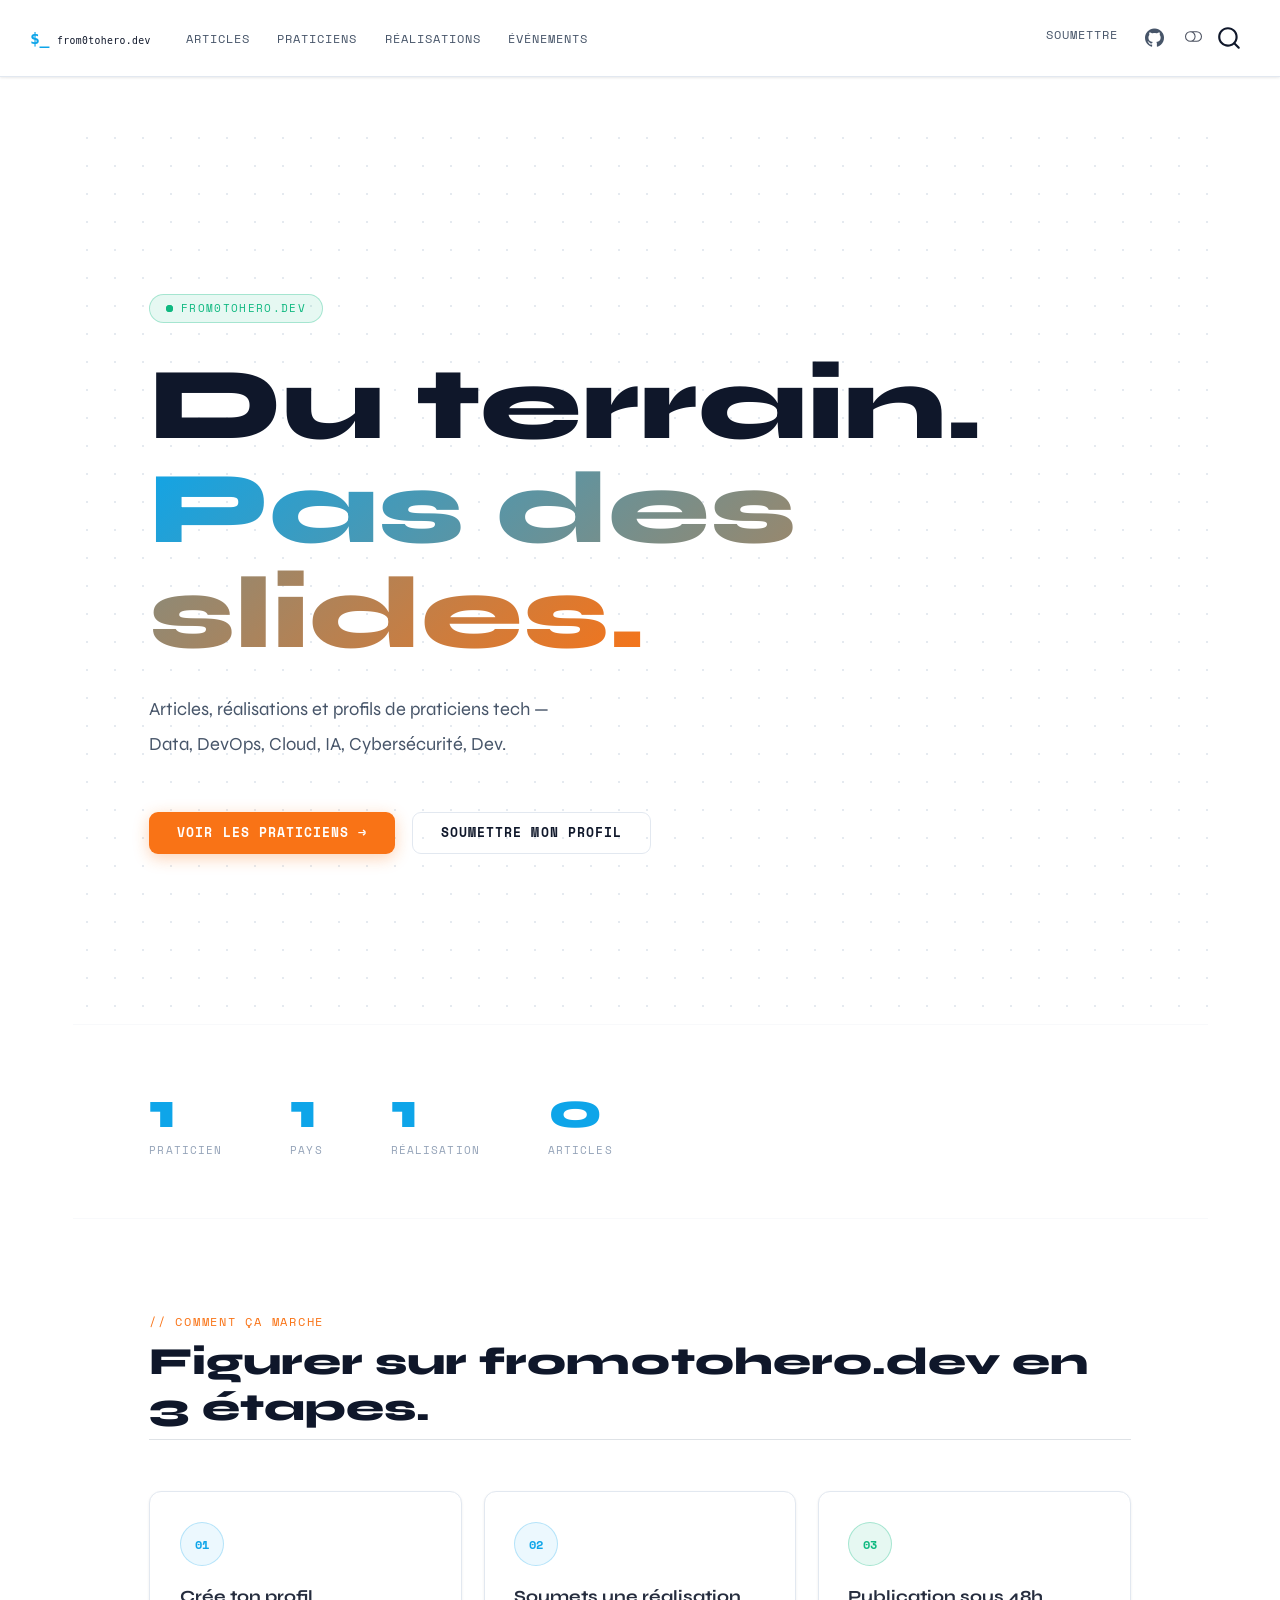
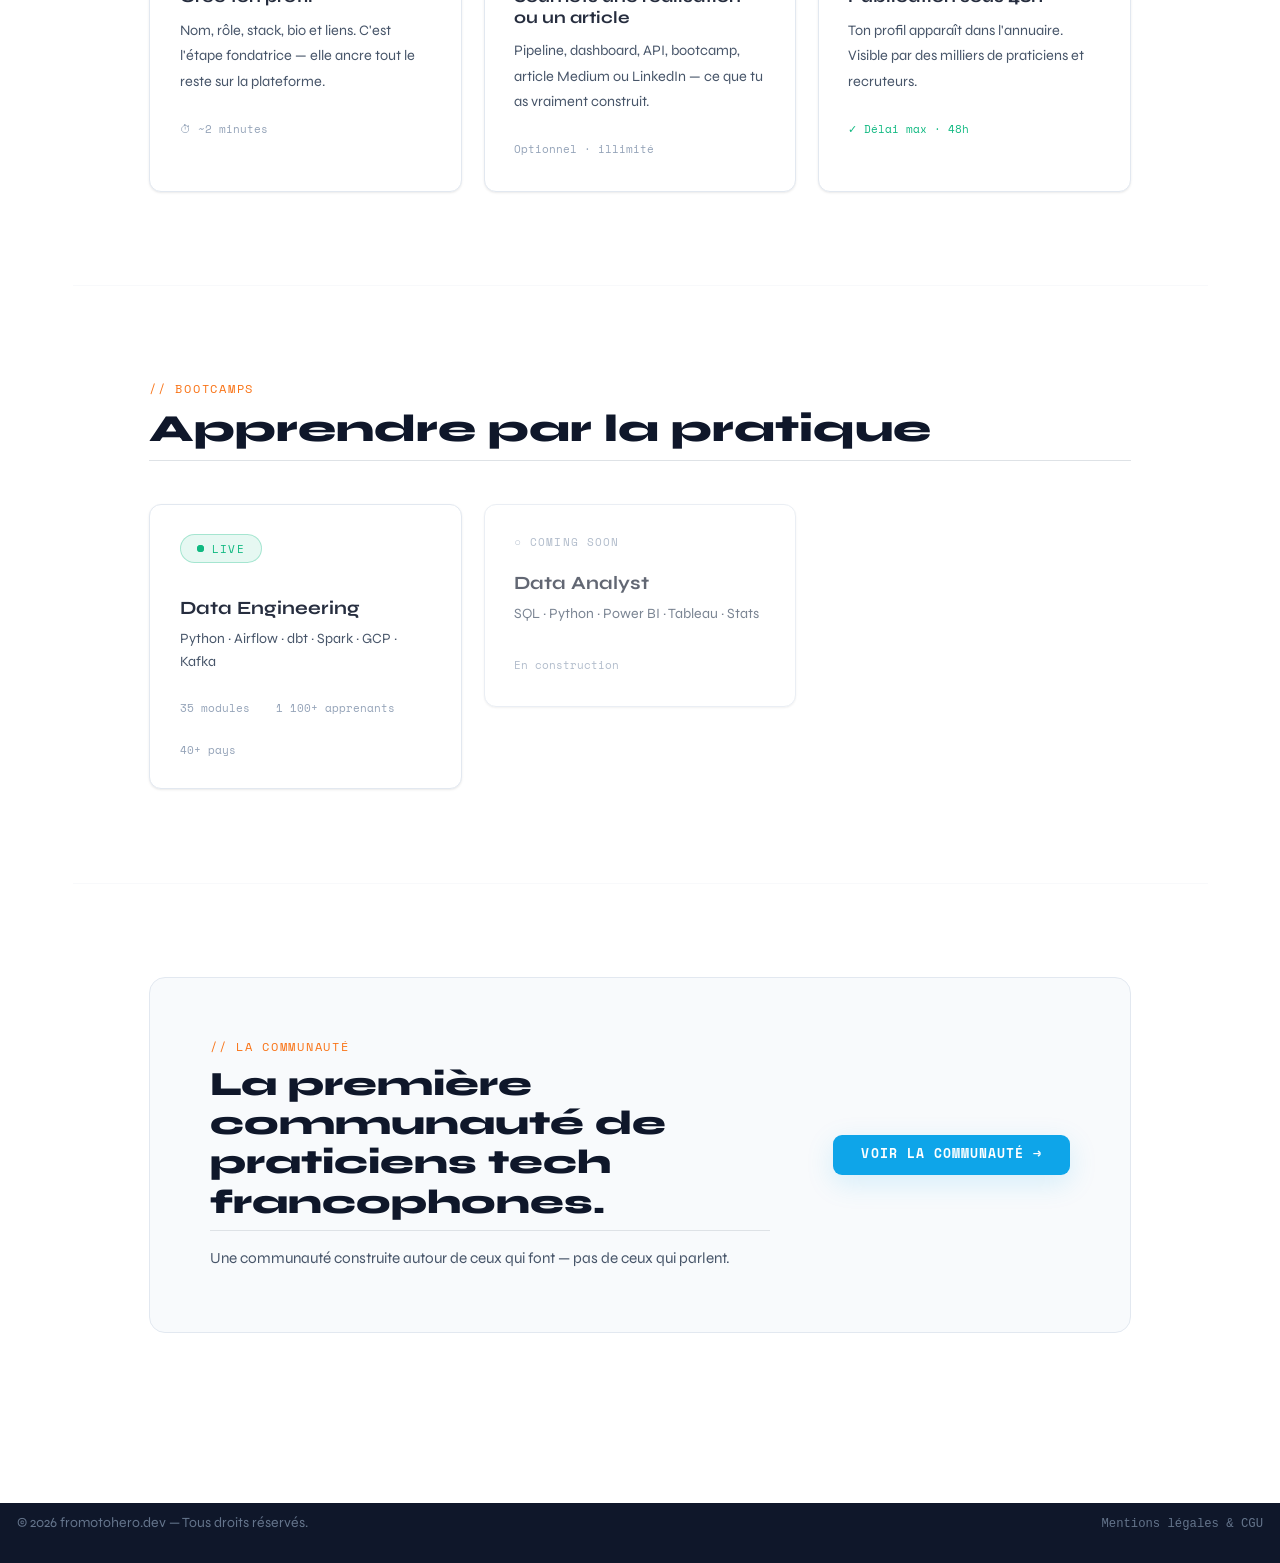
<file: docs/index.html>
<!DOCTYPE html>
<html xmlns="http://www.w3.org/1999/xhtml" lang="fr" xml:lang="fr"><head>

<meta charset="utf-8">
<meta name="generator" content="quarto-1.9.36">

<meta name="viewport" content="width=device-width, initial-scale=1.0, user-scalable=yes">


<title>from0tohero.dev</title>
<style>
/* Default styles provided by pandoc.
** See https://pandoc.org/MANUAL.html#variables-for-html for config info.
*/
code{white-space: pre-wrap;}
span.smallcaps{font-variant: small-caps;}
div.columns{display: flex; gap: min(4vw, 1.5em);}
div.column{flex: auto; overflow-x: auto;}
div.hanging-indent{margin-left: 1.5em; text-indent: -1.5em;}
ul.task-list{list-style: none;}
ul.task-list li input[type="checkbox"] {
  width: 0.8em;
  margin: 0 0.8em 0.2em -1em; /* quarto-specific, see https://github.com/quarto-dev/quarto-cli/issues/4556 */ 
  vertical-align: middle;
}
</style>


<script src="site_libs/quarto-nav/quarto-nav.js"></script>
<script src="site_libs/clipboard/clipboard.min.js"></script>
<script src="site_libs/quarto-search/autocomplete.umd.js"></script>
<script src="site_libs/quarto-search/fuse.min.js"></script>
<script src="site_libs/quarto-search/quarto-search.js"></script>
<meta name="quarto:offset" content="./">
<link href="./assets/img/favicon.svg" rel="icon" type="image/svg+xml">
<script src="site_libs/quarto-html/quarto.js" type="module"></script>
<script src="site_libs/quarto-html/tabsets/tabsets.js" type="module"></script>
<script src="site_libs/quarto-html/popper.min.js"></script>
<script src="site_libs/quarto-html/tippy.umd.min.js"></script>
<link href="site_libs/quarto-html/tippy.css" rel="stylesheet">
<link href="site_libs/quarto-html/quarto-syntax-highlighting-6455e7f669de2dd1a1df5401145d73d4.css" rel="stylesheet" class="quarto-color-scheme" id="quarto-text-highlighting-styles">
<link href="site_libs/quarto-html/quarto-syntax-highlighting-dark-4c6e77581cbf6d39d2f9263c2660a0e2.css" rel="stylesheet" class="quarto-color-scheme quarto-color-alternate" id="quarto-text-highlighting-styles">
<link href="site_libs/quarto-html/quarto-syntax-highlighting-6455e7f669de2dd1a1df5401145d73d4.css" rel="stylesheet" class="quarto-color-scheme-extra" id="quarto-text-highlighting-styles">
<script src="site_libs/bootstrap/bootstrap.min.js"></script>
<link href="site_libs/bootstrap/bootstrap-icons.css" rel="stylesheet">
<link href="site_libs/bootstrap/bootstrap-13bc03c11edae9674d5e572fcdb93cdb.min.css" rel="stylesheet" append-hash="true" class="quarto-color-scheme" id="quarto-bootstrap" data-mode="light">
<link href="site_libs/bootstrap/bootstrap-dark-bc447c807185b0314f97ba8f9e7fdb6e.min.css" rel="stylesheet" append-hash="true" class="quarto-color-scheme quarto-color-alternate" id="quarto-bootstrap" data-mode="light">
<link href="site_libs/bootstrap/bootstrap-13bc03c11edae9674d5e572fcdb93cdb.min.css" rel="stylesheet" append-hash="true" class="quarto-color-scheme-extra" id="quarto-bootstrap" data-mode="light">
<script id="quarto-search-options" type="application/json">{
  "location": "navbar",
  "copy-button": false,
  "collapse-after": 3,
  "panel-placement": "end",
  "type": "overlay",
  "limit": 50,
  "keyboard-shortcut": [
    "f",
    "/",
    "s"
  ],
  "language": {
    "search-no-results-text": "Pas de résultats",
    "search-matching-documents-text": "documents trouvés",
    "search-copy-link-title": "Copier le lien vers la recherche",
    "search-hide-matches-text": "Cacher les correspondances additionnelles",
    "search-more-match-text": "correspondance de plus dans ce document",
    "search-more-matches-text": "correspondances de plus dans ce document",
    "search-clear-button-title": "Effacer",
    "search-text-placeholder": "",
    "search-detached-cancel-button-title": "Annuler",
    "search-submit-button-title": "Envoyer",
    "search-label": "Recherche"
  }
}</script>
<style>html{ scroll-behavior: smooth; }</style>



<link rel="stylesheet" href="assets/css/custom.css">
<meta property="og:title" content="from0tohero.dev">
<meta property="og:description" content="La plateforme des praticiens">
<meta property="og:image" content="https://from0tohero.dev/assets/img/og-banner.png">
<meta property="og:site_name" content="from0tohero.dev">
<meta property="og:image:height" content="630">
<meta property="og:image:width" content="1200">
<meta name="twitter:title" content="from0tohero.dev">
<meta name="twitter:description" content="La plateforme des praticiens">
<meta name="twitter:image" content="https://from0tohero.dev/assets/img/og-banner.png">
<meta name="twitter:card" content="summary_large_image">
<meta name="twitter:image-height" content="630">
<meta name="twitter:image-width" content="1200">
</head>

<body class="nav-fixed quarto-light"><script id="quarto-html-before-body" type="application/javascript">
    const toggleBodyColorMode = (bsSheetEl) => {
      const mode = bsSheetEl.getAttribute("data-mode");
      const bodyEl = window.document.querySelector("body");
      if (mode === "dark") {
        bodyEl.classList.add("quarto-dark");
        bodyEl.classList.remove("quarto-light");
      } else {
        bodyEl.classList.add("quarto-light");
        bodyEl.classList.remove("quarto-dark");
      }
    }
    const toggleBodyColorPrimary = () => {
      const bsSheetEl = window.document.querySelector("link#quarto-bootstrap:not([rel=disabled-stylesheet])");
      if (bsSheetEl) {
        toggleBodyColorMode(bsSheetEl);
      }
    }
    const setColorSchemeToggle = (alternate) => {
      const toggles = window.document.querySelectorAll('.quarto-color-scheme-toggle');
      for (let i=0; i < toggles.length; i++) {
        const toggle = toggles[i];
        if (toggle) {
          if (alternate) {
            toggle.classList.add("alternate");
          } else {
            toggle.classList.remove("alternate");
          }
        }
      }
    };
    const toggleColorMode = (alternate) => {
      // Switch the stylesheets
      const primaryStylesheets = window.document.querySelectorAll('link.quarto-color-scheme:not(.quarto-color-alternate)');
      const alternateStylesheets = window.document.querySelectorAll('link.quarto-color-scheme.quarto-color-alternate');
      manageTransitions('#quarto-margin-sidebar .nav-link', false);
      if (alternate) {
        // note: dark is layered on light, we don't disable primary!
        enableStylesheet(alternateStylesheets);
        for (const sheetNode of alternateStylesheets) {
          if (sheetNode.id === "quarto-bootstrap") {
            toggleBodyColorMode(sheetNode);
          }
        }
      } else {
        disableStylesheet(alternateStylesheets);
        enableStylesheet(primaryStylesheets)
        toggleBodyColorPrimary();
      }
      manageTransitions('#quarto-margin-sidebar .nav-link', true);
      // Switch the toggles
      setColorSchemeToggle(alternate)
      // Hack to workaround the fact that safari doesn't
      // properly recolor the scrollbar when toggling (#1455)
      if (navigator.userAgent.indexOf('Safari') > 0 && navigator.userAgent.indexOf('Chrome') == -1) {
        manageTransitions("body", false);
        window.scrollTo(0, 1);
        setTimeout(() => {
          window.scrollTo(0, 0);
          manageTransitions("body", true);
        }, 40);
      }
    }
    const disableStylesheet = (stylesheets) => {
      for (let i=0; i < stylesheets.length; i++) {
        const stylesheet = stylesheets[i];
        stylesheet.rel = 'disabled-stylesheet';
      }
    }
    const enableStylesheet = (stylesheets) => {
      for (let i=0; i < stylesheets.length; i++) {
        const stylesheet = stylesheets[i];
        if(stylesheet.rel !== 'stylesheet') { // for Chrome, which will still FOUC without this check
          stylesheet.rel = 'stylesheet';
        }
      }
    }
    const manageTransitions = (selector, allowTransitions) => {
      const els = window.document.querySelectorAll(selector);
      for (let i=0; i < els.length; i++) {
        const el = els[i];
        if (allowTransitions) {
          el.classList.remove('notransition');
        } else {
          el.classList.add('notransition');
        }
      }
    }
    const isFileUrl = () => {
      return window.location.protocol === 'file:';
    }
    const hasAlternateSentinel = () => {
      let styleSentinel = getColorSchemeSentinel();
      if (styleSentinel !== null) {
        return styleSentinel === "alternate";
      } else {
        return false;
      }
    }
    const setStyleSentinel = (alternate) => {
      const value = alternate ? "alternate" : "default";
      if (!isFileUrl()) {
        window.localStorage.setItem("quarto-color-scheme", value);
      } else {
        localAlternateSentinel = value;
      }
    }
    const getColorSchemeSentinel = () => {
      if (!isFileUrl()) {
        const storageValue = window.localStorage.getItem("quarto-color-scheme");
        return storageValue != null ? storageValue : localAlternateSentinel;
      } else {
        return localAlternateSentinel;
      }
    }
    const toggleGiscusIfUsed = (isAlternate, darkModeDefault) => {
      const baseTheme = document.querySelector('#giscus-base-theme')?.value ?? 'light';
      const alternateTheme = document.querySelector('#giscus-alt-theme')?.value ?? 'dark';
      let newTheme = '';
      if(authorPrefersDark) {
        newTheme = isAlternate ? baseTheme : alternateTheme;
      } else {
        newTheme = isAlternate ? alternateTheme : baseTheme;
      }
      const changeGiscusTheme = () => {
        // From: https://github.com/giscus/giscus/issues/336
        const sendMessage = (message) => {
          const iframe = document.querySelector('iframe.giscus-frame');
          if (!iframe) return;
          iframe.contentWindow.postMessage({ giscus: message }, 'https://giscus.app');
        }
        sendMessage({
          setConfig: {
            theme: newTheme
          }
        });
      }
      const isGiscussLoaded = window.document.querySelector('iframe.giscus-frame') !== null;
      if (isGiscussLoaded) {
        changeGiscusTheme();
      }
    };
    const authorPrefersDark = false;
    const darkModeDefault = authorPrefersDark;
      document.querySelector('link#quarto-text-highlighting-styles.quarto-color-scheme-extra').rel = 'disabled-stylesheet';
      document.querySelector('link#quarto-bootstrap.quarto-color-scheme-extra').rel = 'disabled-stylesheet';
    let localAlternateSentinel = darkModeDefault ? 'alternate' : 'default';
    // Dark / light mode switch
    window.quartoToggleColorScheme = () => {
      // Read the current dark / light value
      let toAlternate = !hasAlternateSentinel();
      toggleColorMode(toAlternate);
      setStyleSentinel(toAlternate);
      toggleGiscusIfUsed(toAlternate, darkModeDefault);
      window.dispatchEvent(new Event('resize'));
    };
    // Switch to dark mode if need be
    if (hasAlternateSentinel()) {
      toggleColorMode(true);
    } else {
      toggleColorMode(false);
    }
  </script>

<div id="quarto-search-results"></div>
  <header id="quarto-header" class="headroom fixed-top">
    <nav class="navbar navbar-expand-lg " data-bs-theme="dark">
      <div class="navbar-container container-fluid">
      <div class="navbar-brand-container mx-auto">
    <a href="./index.html" class="navbar-brand navbar-brand-logo">
    <img src="./assets/img/logo.svg" alt="from0tohero.dev" class="navbar-logo light-content">
    <img src="./assets/img/logo.svg" alt="from0tohero.dev" class="navbar-logo dark-content">
    </a>
  </div>
            <div id="quarto-search" class="" title="Recherche"></div>
          <button class="navbar-toggler" type="button" data-bs-toggle="collapse" data-bs-target="#navbarCollapse" aria-controls="navbarCollapse" role="menu" aria-expanded="false" aria-label="Basculer la navigation" onclick="if (window.quartoToggleHeadroom) { window.quartoToggleHeadroom(); }">
  <span class="navbar-toggler-icon"></span>
</button>
          <div class="collapse navbar-collapse" id="navbarCollapse">
            <ul class="navbar-nav navbar-nav-scroll me-auto">
  <li class="nav-item">
    <a class="nav-link" href="./articles/index.html"> 
<span class="menu-text">Articles</span></a>
  </li>  
  <li class="nav-item">
    <a class="nav-link" href="./praticiens/index.html"> 
<span class="menu-text">Praticiens</span></a>
  </li>  
  <li class="nav-item">
    <a class="nav-link" href="./realisations/index.html"> 
<span class="menu-text">Réalisations</span></a>
  </li>  
  <li class="nav-item">
    <a class="nav-link" href="./evenements/index.html"> 
<span class="menu-text">Événements</span></a>
  </li>  
</ul>
            <ul class="navbar-nav navbar-nav-scroll ms-auto">
  <li class="nav-item">
    <a class="nav-link" href="./soumettre/index.html"> 
<span class="menu-text">Soumettre</span></a>
  </li>  
  <li class="nav-item compact">
    <a class="nav-link" href="https://github.com/diakite-data"> <i class="bi bi-github" role="img">
</i> 
<span class="menu-text"></span></a>
  </li>  
</ul>
          </div> <!-- /navcollapse -->
            <div class="quarto-navbar-tools">
  <a href="" class="quarto-color-scheme-toggle quarto-navigation-tool  px-1" onclick="window.quartoToggleColorScheme(); return false;" title="Basculer le mode sombre"><i class="bi"></i></a>
</div>
      </div> <!-- /container-fluid -->
    </nav>
</header>
<!-- content -->
<div id="quarto-content" class="quarto-container page-columns page-rows-contents page-layout-full page-navbar">
<!-- sidebar -->
<!-- margin-sidebar -->
    
<!-- main -->
<main class="content column-page" id="quarto-document-content"><header id="title-block-header" class="quarto-title-block"></header>





<link href="https://fonts.googleapis.com/css2?family=Syne:wght@400;700;800&amp;family=Space+Mono:wght@400;700&amp;display=swap" rel="stylesheet">

<!-- ── HERO ── -->
<section class="hero-dot-bg" style="min-height:100vh;display:flex;flex-direction:column;justify-content:center;padding:0 6vw;max-width:1200px;margin:0 auto;">

  <div style="margin-bottom:1.75rem;">
    <span class="badge-live"><span class="dot"></span>from0tohero.dev</span>
  </div>

  <h1 style="font-family:'Syne',sans-serif;font-size:clamp(3rem,8vw,6.5rem);font-weight:800;line-height:1.02;color:var(--f-text-1);margin:0 0 1.5rem 0;">
    Du terrain.<br>
    <span class="text-gradient">Pas des slides.</span>
  </h1>

  <p style="font-size:1.08rem;color:var(--f-text-2);max-width:480px;line-height:1.9;margin-bottom:3rem;">
    Articles, réalisations et profils de praticiens tech —<br>
    Data, DevOps, Cloud, IA, Cybersécurité, Dev.
  </p>

  <div style="display:flex;gap:1rem;flex-wrap:wrap;">
    <a href="praticiens/index.html" class="btn-f btn-f-primary">Voir les praticiens →</a>
    <a href="soumettre/index.html" class="btn-f btn-f-secondary">Soumettre mon profil</a>
  </div>

</section>

<hr class="f-hr">

<!-- ── STATS ── -->
<section style="padding:3.5rem 6vw;max-width:1200px;margin:0 auto;">
  <div style="display:flex;flex-wrap:wrap;gap:4rem;">
    <div><p class="stat-num">1</p><p class="stat-label">Praticien</p></div>
    <div><p class="stat-num">1</p><p class="stat-label">Pays</p></div>
    <div><p class="stat-num">1</p><p class="stat-label">Réalisation</p></div>
    <div><p class="stat-num">0</p><p class="stat-label">Articles</p></div>
  </div>
</section>

<hr class="f-hr">

<!-- ── COMMENT ÇA MARCHE ── -->
<section style="padding:5.5rem 6vw;max-width:1200px;margin:0 auto;">

  <span class="f-label" style="margin-bottom:.5rem;">// comment ça marche</span>
  <h2 style="font-family:'Syne',sans-serif;font-size:clamp(1.7rem,3vw,2.4rem);font-weight:800;color:var(--f-text-1);margin:.4rem 0 3rem 0;">
    Figurer sur from0tohero.dev en 3 étapes.
  </h2>

  <div style="display:grid;grid-template-columns:repeat(auto-fill,minmax(260px,1fr));gap:1.25rem;">

    <div class="f-card" style="cursor:default;">
      <div class="step-num">01</div>
      <h3 style="font-family:'Syne',sans-serif;font-size:1rem;font-weight:700;color:var(--f-text-1);margin:0 0 .6rem 0;">Crée ton profil</h3>
      <p style="font-size:.85rem;color:var(--f-text-2);line-height:1.75;margin:0 0 1.25rem 0;">Nom, rôle, stack, bio et liens. C'est l'étape fondatrice — elle ancre tout le reste sur la plateforme.</p>
      <span style="font-family:'Space Mono',monospace;font-size:.65rem;color:var(--f-text-3);">⏱ ~2 minutes</span>
    </div>

    <div class="f-card" style="cursor:default;">
      <div class="step-num">02</div>
      <h3 style="font-family:'Syne',sans-serif;font-size:1rem;font-weight:700;color:var(--f-text-1);margin:0 0 .6rem 0;">Soumets une réalisation ou un article</h3>
      <p style="font-size:.85rem;color:var(--f-text-2);line-height:1.75;margin:0 0 1.25rem 0;">Pipeline, dashboard, API, bootcamp, article Medium ou LinkedIn — ce que tu as vraiment construit.</p>
      <span style="font-family:'Space Mono',monospace;font-size:.65rem;color:var(--f-text-3);">Optionnel · illimité</span>
    </div>

    <div class="f-card" style="cursor:default;">
      <div class="step-num done">03</div>
      <h3 style="font-family:'Syne',sans-serif;font-size:1rem;font-weight:700;color:var(--f-text-1);margin:0 0 .6rem 0;">Publication sous 48h</h3>
      <p style="font-size:.85rem;color:var(--f-text-2);line-height:1.75;margin:0 0 1.25rem 0;">Ton profil apparaît dans l'annuaire. Visible par des milliers de praticiens et recruteurs.</p>
      <span style="font-family:'Space Mono',monospace;font-size:.65rem;color:var(--f-green);">✓ Délai max · 48h</span>
    </div>

  </div>

</section>

<hr class="f-hr">

<!-- ── BOOTCAMPS ── -->
<section style="padding:5.5rem 6vw;max-width:1200px;margin:0 auto;">

  <span class="f-label" style="margin-bottom:.5rem;">// bootcamps</span>
  <h2 style="font-family:'Syne',sans-serif;font-size:clamp(1.7rem,3vw,2.4rem);font-weight:800;color:var(--f-text-1);margin:.4rem 0 2.5rem 0;">Apprendre par la pratique</h2>

  <div style="display:grid;grid-template-columns:repeat(auto-fill,minmax(300px,1fr));gap:1.25rem;">

    <a href="https://diakite-data.github.io/data-engineering-bootcamp/" class="f-card-link" target="_blank">
      <div class="f-card f-card-hover">
        <span class="badge-live" style="margin-bottom:1.25rem;"><span class="dot"></span>live</span>
        <h3 style="font-family:'Syne',sans-serif;font-size:1.1rem;font-weight:700;color:var(--f-text-1);margin:.75rem 0 .5rem 0;">Data Engineering</h3>
        <p style="font-size:.83rem;color:var(--f-text-2);margin:0 0 1.5rem 0;line-height:1.6;">Python · Airflow · dbt · Spark · GCP · Kafka</p>
        <div style="display:flex;gap:1.5rem;font-family:'Space Mono',monospace;font-size:.67rem;color:var(--f-text-3);flex-wrap:wrap;">
          <span>35 modules</span><span>1 100+ apprenants</span><span>40+ pays</span>
        </div>
      </div>
    </a>

    <a href="https://da.from0tohero.dev" class="f-card-link" target="_blank">
      <div class="f-card" style="opacity:.72;">
        <span style="font-family:'Space Mono',monospace;font-size:.65rem;letter-spacing:.1em;text-transform:uppercase;color:var(--f-text-3);display:block;margin-bottom:1.25rem;">○ coming soon</span>
        <h3 style="font-family:'Syne',sans-serif;font-size:1.1rem;font-weight:700;color:var(--f-text-1);margin:0 0 .5rem 0;">Data Analyst</h3>
        <p style="font-size:.83rem;color:var(--f-text-2);margin:0 0 1.5rem 0;line-height:1.6;">SQL · Python · Power BI · Tableau · Stats</p>
        <span style="font-family:'Space Mono',monospace;font-size:.67rem;color:var(--f-text-3);">En construction</span>
      </div>
    </a>

  </div>

</section>

<hr class="f-hr">

<!-- ── COMMUNAUTÉ ── -->
<section style="padding:5.5rem 6vw;max-width:1200px;margin:0 auto;">
  <div class="community-strip" style="display:flex;align-items:center;justify-content:space-between;gap:2rem;flex-wrap:wrap;">

    <div style="max-width:560px;">
      <span class="f-label" style="margin-bottom:.6rem;">// la communauté</span>
      <h2 style="font-family:'Syne',sans-serif;font-size:clamp(1.5rem,3vw,2rem);font-weight:800;color:var(--f-text-1);margin:.4rem 0 .8rem 0;line-height:1.15;">
        La première communauté de praticiens tech francophones.
      </h2>
      <p style="font-size:.9rem;color:var(--f-text-2);line-height:1.8;margin:0;">
        Une communauté construite autour de ceux qui font — pas de ceux qui parlent.
      </p>
    </div>

    <a href="praticiens/index.html" class="btn-f btn-f-sky" style="flex-shrink:0;">Voir la communauté →</a>

  </div>
</section>



<a onclick="window.scrollTo(0, 0); return false;" role="button" id="quarto-back-to-top"><i class="bi bi-arrow-up"></i> Retour au sommet</a></main> <!-- /main -->

<script id="quarto-html-after-body" type="application/javascript">
  window.document.addEventListener("DOMContentLoaded", function (event) {
    // Ensure there is a toggle, if there isn't float one in the top right
    if (window.document.querySelector('.quarto-color-scheme-toggle') === null) {
      const a = window.document.createElement('a');
      a.classList.add('top-right');
      a.classList.add('quarto-color-scheme-toggle');
      a.href = "";
      a.onclick = function() { try { window.quartoToggleColorScheme(); } catch {} return false; };
      const i = window.document.createElement("i");
      i.classList.add('bi');
      a.appendChild(i);
      window.document.body.appendChild(a);
    }
    setColorSchemeToggle(hasAlternateSentinel())
    const isCodeAnnotation = (el) => {
      for (const clz of el.classList) {
        if (clz.startsWith('code-annotation-')) {                     
          return true;
        }
      }
      return false;
    }
    const onCopySuccess = function(e) {
      // button target
      const button = e.trigger;
      // don't keep focus
      button.blur();
      // flash "checked"
      button.classList.add('code-copy-button-checked');
      var currentTitle = button.getAttribute("title");
      button.setAttribute("title", "Copié");
      let tooltip;
      if (window.bootstrap) {
        button.setAttribute("data-bs-toggle", "tooltip");
        button.setAttribute("data-bs-placement", "left");
        button.setAttribute("data-bs-title", "Copié");
        tooltip = new bootstrap.Tooltip(button, 
          { trigger: "manual", 
            customClass: "code-copy-button-tooltip",
            offset: [0, -8]});
        tooltip.show();    
      }
      setTimeout(function() {
        if (tooltip) {
          tooltip.hide();
          button.removeAttribute("data-bs-title");
          button.removeAttribute("data-bs-toggle");
          button.removeAttribute("data-bs-placement");
        }
        button.setAttribute("title", currentTitle);
        button.classList.remove('code-copy-button-checked');
      }, 1000);
      // clear code selection
      e.clearSelection();
    }
    const getTextToCopy = function(trigger) {
      const outerScaffold = trigger.parentElement.cloneNode(true);
      const codeEl = outerScaffold.querySelector('code');
      for (const childEl of codeEl.children) {
        if (isCodeAnnotation(childEl)) {
          childEl.remove();
        }
      }
      return codeEl.innerText;
    }
    const clipboard = new window.ClipboardJS('.code-copy-button:not([data-in-quarto-modal])', {
      text: getTextToCopy
    });
    clipboard.on('success', onCopySuccess);
    if (window.document.getElementById('quarto-embedded-source-code-modal')) {
      const clipboardModal = new window.ClipboardJS('.code-copy-button[data-in-quarto-modal]', {
        text: getTextToCopy,
        container: window.document.getElementById('quarto-embedded-source-code-modal')
      });
      clipboardModal.on('success', onCopySuccess);
    }
      var localhostRegex = new RegExp(/^(?:http|https):\/\/localhost\:?[0-9]*\//);
      var mailtoRegex = new RegExp(/^mailto:/);
        var filterRegex = new RegExp("https:\/\/from0tohero\.dev");
      var isInternal = (href) => {
          return filterRegex.test(href) || localhostRegex.test(href) || mailtoRegex.test(href);
      }
      // Inspect non-navigation links and adorn them if external
     var links = window.document.querySelectorAll('a[href]:not(.nav-link):not(.navbar-brand):not(.toc-action):not(.sidebar-link):not(.sidebar-item-toggle):not(.pagination-link):not(.no-external):not([aria-hidden]):not(.dropdown-item):not(.quarto-navigation-tool):not(.about-link)');
      for (var i=0; i<links.length; i++) {
        const link = links[i];
        if (!isInternal(link.href)) {
          // undo the damage that might have been done by quarto-nav.js in the case of
          // links that we want to consider external
          if (link.dataset.originalHref !== undefined) {
            link.href = link.dataset.originalHref;
          }
        }
      }
    function tippyHover(el, contentFn, onTriggerFn, onUntriggerFn) {
      const config = {
        allowHTML: true,
        maxWidth: 500,
        delay: 100,
        arrow: false,
        appendTo: function(el) {
            return el.parentElement;
        },
        interactive: true,
        interactiveBorder: 10,
        theme: 'quarto',
        placement: 'bottom-start',
      };
      if (contentFn) {
        config.content = contentFn;
      }
      if (onTriggerFn) {
        config.onTrigger = onTriggerFn;
      }
      if (onUntriggerFn) {
        config.onUntrigger = onUntriggerFn;
      }
      window.tippy(el, config); 
    }
    const noterefs = window.document.querySelectorAll('a[role="doc-noteref"]');
    for (var i=0; i<noterefs.length; i++) {
      const ref = noterefs[i];
      tippyHover(ref, function() {
        // use id or data attribute instead here
        let href = ref.getAttribute('data-footnote-href') || ref.getAttribute('href');
        try { href = new URL(href).hash; } catch {}
        const id = href.replace(/^#\/?/, "");
        const note = window.document.getElementById(id);
        if (note) {
          return note.innerHTML;
        } else {
          return "";
        }
      });
    }
    const xrefs = window.document.querySelectorAll('a.quarto-xref');
    const processXRef = (id, note) => {
      // Strip column container classes
      const stripColumnClz = (el) => {
        el.classList.remove("page-full", "page-columns");
        if (el.children) {
          for (const child of el.children) {
            stripColumnClz(child);
          }
        }
      }
      stripColumnClz(note)
      if (id === null || id.startsWith('sec-')) {
        // Special case sections, only their first couple elements
        const container = document.createElement("div");
        if (note.children && note.children.length > 2) {
          container.appendChild(note.children[0].cloneNode(true));
          for (let i = 1; i < note.children.length; i++) {
            const child = note.children[i];
            if (child.tagName === "P" && child.innerText === "") {
              continue;
            } else {
              container.appendChild(child.cloneNode(true));
              break;
            }
          }
          if (window.Quarto?.typesetMath) {
            window.Quarto.typesetMath(container);
          }
          return container.innerHTML
        } else {
          if (window.Quarto?.typesetMath) {
            window.Quarto.typesetMath(note);
          }
          return note.innerHTML;
        }
      } else {
        // Remove any anchor links if they are present
        const anchorLink = note.querySelector('a.anchorjs-link');
        if (anchorLink) {
          anchorLink.remove();
        }
        if (window.Quarto?.typesetMath) {
          window.Quarto.typesetMath(note);
        }
        if (note.classList.contains("callout")) {
          return note.outerHTML;
        } else {
          return note.innerHTML;
        }
      }
    }
    for (var i=0; i<xrefs.length; i++) {
      const xref = xrefs[i];
      tippyHover(xref, undefined, function(instance) {
        instance.disable();
        let url = xref.getAttribute('href');
        let hash = undefined; 
        if (url.startsWith('#')) {
          hash = url;
        } else {
          try { hash = new URL(url).hash; } catch {}
        }
        if (hash) {
          const id = hash.replace(/^#\/?/, "");
          const note = window.document.getElementById(id);
          if (note !== null) {
            try {
              const html = processXRef(id, note.cloneNode(true));
              instance.setContent(html);
            } finally {
              instance.enable();
              instance.show();
            }
          } else {
            // See if we can fetch this
            fetch(url.split('#')[0])
            .then(res => res.text())
            .then(html => {
              const parser = new DOMParser();
              const htmlDoc = parser.parseFromString(html, "text/html");
              const note = htmlDoc.getElementById(id);
              if (note !== null) {
                const html = processXRef(id, note);
                instance.setContent(html);
              } 
            }).finally(() => {
              instance.enable();
              instance.show();
            });
          }
        } else {
          // See if we can fetch a full url (with no hash to target)
          // This is a special case and we should probably do some content thinning / targeting
          fetch(url)
          .then(res => res.text())
          .then(html => {
            const parser = new DOMParser();
            const htmlDoc = parser.parseFromString(html, "text/html");
            const note = htmlDoc.querySelector('main.content');
            if (note !== null) {
              // This should only happen for chapter cross references
              // (since there is no id in the URL)
              // remove the first header
              if (note.children.length > 0 && note.children[0].tagName === "HEADER") {
                note.children[0].remove();
              }
              const html = processXRef(null, note);
              instance.setContent(html);
            } 
          }).finally(() => {
            instance.enable();
            instance.show();
          });
        }
      }, function(instance) {
      });
    }
        let selectedAnnoteEl;
        const selectorForAnnotation = ( cell, annotation) => {
          let cellAttr = 'data-code-cell="' + cell + '"';
          let lineAttr = 'data-code-annotation="' +  annotation + '"';
          const selector = 'span[' + cellAttr + '][' + lineAttr + ']';
          return selector;
        }
        const selectCodeLines = (annoteEl) => {
          const doc = window.document;
          const targetCell = annoteEl.getAttribute("data-target-cell");
          const targetAnnotation = annoteEl.getAttribute("data-target-annotation");
          const annoteSpan = window.document.querySelector(selectorForAnnotation(targetCell, targetAnnotation));
          const lines = annoteSpan.getAttribute("data-code-lines").split(",");
          const lineIds = lines.map((line) => {
            return targetCell + "-" + line;
          })
          let top = null;
          let height = null;
          let parent = null;
          if (lineIds.length > 0) {
              //compute the position of the single el (top and bottom and make a div)
              const el = window.document.getElementById(lineIds[0]);
              top = el.offsetTop;
              height = el.offsetHeight;
              parent = el.parentElement.parentElement;
            if (lineIds.length > 1) {
              const lastEl = window.document.getElementById(lineIds[lineIds.length - 1]);
              const bottom = lastEl.offsetTop + lastEl.offsetHeight;
              height = bottom - top;
            }
            if (top !== null && height !== null && parent !== null) {
              // cook up a div (if necessary) and position it 
              let div = window.document.getElementById("code-annotation-line-highlight");
              if (div === null) {
                div = window.document.createElement("div");
                div.setAttribute("id", "code-annotation-line-highlight");
                div.style.position = 'absolute';
                parent.appendChild(div);
              }
              div.style.top = top - 2 + "px";
              div.style.height = height + 4 + "px";
              div.style.left = 0;
              let gutterDiv = window.document.getElementById("code-annotation-line-highlight-gutter");
              if (gutterDiv === null) {
                gutterDiv = window.document.createElement("div");
                gutterDiv.setAttribute("id", "code-annotation-line-highlight-gutter");
                gutterDiv.style.position = 'absolute';
                const codeCell = window.document.getElementById(targetCell);
                const gutter = codeCell.querySelector('.code-annotation-gutter');
                gutter.appendChild(gutterDiv);
              }
              gutterDiv.style.top = top - 2 + "px";
              gutterDiv.style.height = height + 4 + "px";
            }
            selectedAnnoteEl = annoteEl;
          }
        };
        const unselectCodeLines = () => {
          const elementsIds = ["code-annotation-line-highlight", "code-annotation-line-highlight-gutter"];
          elementsIds.forEach((elId) => {
            const div = window.document.getElementById(elId);
            if (div) {
              div.remove();
            }
          });
          selectedAnnoteEl = undefined;
        };
          // Handle positioning of the toggle
      window.addEventListener(
        "resize",
        throttle(() => {
          elRect = undefined;
          if (selectedAnnoteEl) {
            selectCodeLines(selectedAnnoteEl);
          }
        }, 10)
      );
      function throttle(fn, ms) {
      let throttle = false;
      let timer;
        return (...args) => {
          if(!throttle) { // first call gets through
              fn.apply(this, args);
              throttle = true;
          } else { // all the others get throttled
              if(timer) clearTimeout(timer); // cancel #2
              timer = setTimeout(() => {
                fn.apply(this, args);
                timer = throttle = false;
              }, ms);
          }
        };
      }
        // Attach click handler to the DT
        const annoteDls = window.document.querySelectorAll('dt[data-target-cell]');
        for (const annoteDlNode of annoteDls) {
          annoteDlNode.addEventListener('click', (event) => {
            const clickedEl = event.target;
            if (clickedEl !== selectedAnnoteEl) {
              unselectCodeLines();
              const activeEl = window.document.querySelector('dt[data-target-cell].code-annotation-active');
              if (activeEl) {
                activeEl.classList.remove('code-annotation-active');
              }
              selectCodeLines(clickedEl);
              clickedEl.classList.add('code-annotation-active');
            } else {
              // Unselect the line
              unselectCodeLines();
              clickedEl.classList.remove('code-annotation-active');
            }
          });
        }
    const findCites = (el) => {
      const parentEl = el.parentElement;
      if (parentEl) {
        const cites = parentEl.dataset.cites;
        if (cites) {
          return {
            el,
            cites: cites.split(' ')
          };
        } else {
          return findCites(el.parentElement)
        }
      } else {
        return undefined;
      }
    };
    var bibliorefs = window.document.querySelectorAll('a[role="doc-biblioref"]');
    for (var i=0; i<bibliorefs.length; i++) {
      const ref = bibliorefs[i];
      const citeInfo = findCites(ref);
      if (citeInfo) {
        tippyHover(citeInfo.el, function() {
          var popup = window.document.createElement('div');
          citeInfo.cites.forEach(function(cite) {
            var citeDiv = window.document.createElement('div');
            citeDiv.classList.add('hanging-indent');
            citeDiv.classList.add('csl-entry');
            var biblioDiv = window.document.getElementById('ref-' + cite);
            if (biblioDiv) {
              citeDiv.innerHTML = biblioDiv.innerHTML;
            }
            popup.appendChild(citeDiv);
          });
          return popup.innerHTML;
        });
      }
    }
  });
  </script>
</div> <!-- /content -->
<footer class="footer">
  <div class="nav-footer">
    <div class="nav-footer-left">
<p>© 2026 from0tohero.dev — Tous droits réservés.</p>
</div>   
    <div class="nav-footer-center">
      &nbsp;
    </div>
    <div class="nav-footer-right">
<p><a href="./legal/index.html" style="color:#64748b;text-decoration:none;font-size:.72rem;font-family:monospace;">Mentions légales &amp; CGU</a></p>
</div>
  </div>
</footer>




<script src="site_libs/quarto-html/zenscroll-min.js"></script>
</body></html>
</file>
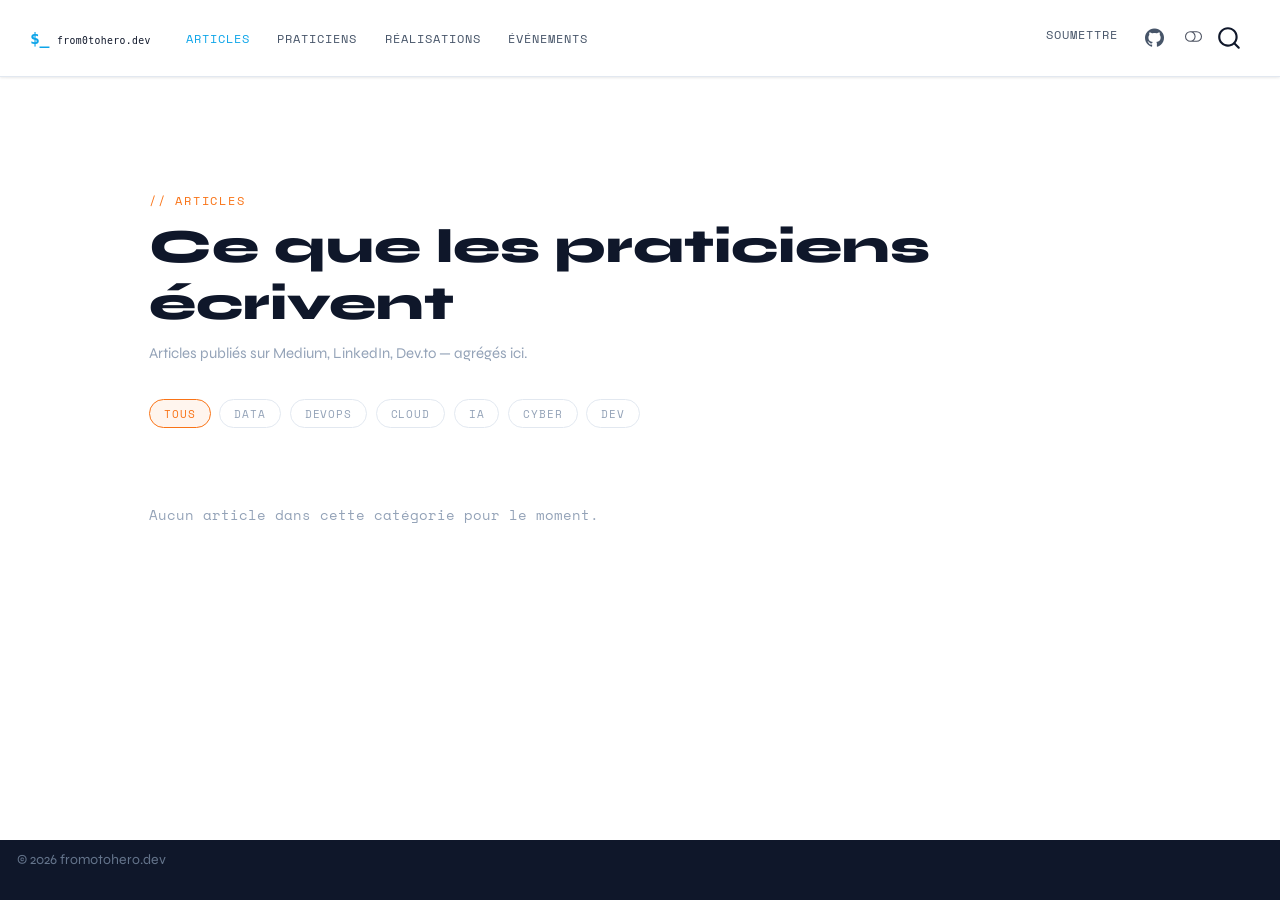
<file: docs/articles/index.html>
<!DOCTYPE html>
<html xmlns="http://www.w3.org/1999/xhtml" lang="fr" xml:lang="fr"><head>

<meta charset="utf-8">
<meta name="generator" content="quarto-1.9.36">

<meta name="viewport" content="width=device-width, initial-scale=1.0, user-scalable=yes">


<title>index – from0tohero.dev</title>
<style>
/* Default styles provided by pandoc.
** See https://pandoc.org/MANUAL.html#variables-for-html for config info.
*/
code{white-space: pre-wrap;}
span.smallcaps{font-variant: small-caps;}
div.columns{display: flex; gap: min(4vw, 1.5em);}
div.column{flex: auto; overflow-x: auto;}
div.hanging-indent{margin-left: 1.5em; text-indent: -1.5em;}
ul.task-list{list-style: none;}
ul.task-list li input[type="checkbox"] {
  width: 0.8em;
  margin: 0 0.8em 0.2em -1em; /* quarto-specific, see https://github.com/quarto-dev/quarto-cli/issues/4556 */ 
  vertical-align: middle;
}
</style>


<script src="../site_libs/quarto-nav/quarto-nav.js"></script>
<script src="../site_libs/clipboard/clipboard.min.js"></script>
<script src="../site_libs/quarto-search/autocomplete.umd.js"></script>
<script src="../site_libs/quarto-search/fuse.min.js"></script>
<script src="../site_libs/quarto-search/quarto-search.js"></script>
<meta name="quarto:offset" content="../">
<link href="../assets/img/favicon.svg" rel="icon" type="image/svg+xml">
<script src="../site_libs/quarto-html/quarto.js" type="module"></script>
<script src="../site_libs/quarto-html/tabsets/tabsets.js" type="module"></script>
<script src="../site_libs/quarto-html/popper.min.js"></script>
<script src="../site_libs/quarto-html/tippy.umd.min.js"></script>
<link href="../site_libs/quarto-html/tippy.css" rel="stylesheet">
<link href="../site_libs/quarto-html/quarto-syntax-highlighting-6455e7f669de2dd1a1df5401145d73d4.css" rel="stylesheet" class="quarto-color-scheme" id="quarto-text-highlighting-styles">
<link href="../site_libs/quarto-html/quarto-syntax-highlighting-dark-4c6e77581cbf6d39d2f9263c2660a0e2.css" rel="stylesheet" class="quarto-color-scheme quarto-color-alternate" id="quarto-text-highlighting-styles">
<link href="../site_libs/quarto-html/quarto-syntax-highlighting-6455e7f669de2dd1a1df5401145d73d4.css" rel="stylesheet" class="quarto-color-scheme-extra" id="quarto-text-highlighting-styles">
<script src="../site_libs/bootstrap/bootstrap.min.js"></script>
<link href="../site_libs/bootstrap/bootstrap-icons.css" rel="stylesheet">
<link href="../site_libs/bootstrap/bootstrap-13bc03c11edae9674d5e572fcdb93cdb.min.css" rel="stylesheet" append-hash="true" class="quarto-color-scheme" id="quarto-bootstrap" data-mode="light">
<link href="../site_libs/bootstrap/bootstrap-dark-bc447c807185b0314f97ba8f9e7fdb6e.min.css" rel="stylesheet" append-hash="true" class="quarto-color-scheme quarto-color-alternate" id="quarto-bootstrap" data-mode="light">
<link href="../site_libs/bootstrap/bootstrap-13bc03c11edae9674d5e572fcdb93cdb.min.css" rel="stylesheet" append-hash="true" class="quarto-color-scheme-extra" id="quarto-bootstrap" data-mode="light">
<script id="quarto-search-options" type="application/json">{
  "location": "navbar",
  "copy-button": false,
  "collapse-after": 3,
  "panel-placement": "end",
  "type": "overlay",
  "limit": 50,
  "keyboard-shortcut": [
    "f",
    "/",
    "s"
  ],
  "language": {
    "search-no-results-text": "Pas de résultats",
    "search-matching-documents-text": "documents trouvés",
    "search-copy-link-title": "Copier le lien vers la recherche",
    "search-hide-matches-text": "Cacher les correspondances additionnelles",
    "search-more-match-text": "correspondance de plus dans ce document",
    "search-more-matches-text": "correspondances de plus dans ce document",
    "search-clear-button-title": "Effacer",
    "search-text-placeholder": "",
    "search-detached-cancel-button-title": "Annuler",
    "search-submit-button-title": "Envoyer",
    "search-label": "Recherche"
  }
}</script>
<style>html{ scroll-behavior: smooth; }</style>



<link rel="stylesheet" href="../assets/css/custom.css">
<meta property="og:title" content="from0tohero.dev">
<meta property="og:description" content="La plateforme des praticiens">
<meta property="og:image" content="https://from0tohero.dev/articles/assets/img/og-banner.png">
<meta property="og:site_name" content="from0tohero.dev">
<meta name="twitter:title" content="from0tohero.dev">
<meta name="twitter:description" content="La plateforme des praticiens">
<meta name="twitter:image" content="https://from0tohero.dev/articles/assets/img/og-banner.png">
<meta name="twitter:card" content="summary_large_image">
</head>

<body class="nav-fixed quarto-light"><script id="quarto-html-before-body" type="application/javascript">
    const toggleBodyColorMode = (bsSheetEl) => {
      const mode = bsSheetEl.getAttribute("data-mode");
      const bodyEl = window.document.querySelector("body");
      if (mode === "dark") {
        bodyEl.classList.add("quarto-dark");
        bodyEl.classList.remove("quarto-light");
      } else {
        bodyEl.classList.add("quarto-light");
        bodyEl.classList.remove("quarto-dark");
      }
    }
    const toggleBodyColorPrimary = () => {
      const bsSheetEl = window.document.querySelector("link#quarto-bootstrap:not([rel=disabled-stylesheet])");
      if (bsSheetEl) {
        toggleBodyColorMode(bsSheetEl);
      }
    }
    const setColorSchemeToggle = (alternate) => {
      const toggles = window.document.querySelectorAll('.quarto-color-scheme-toggle');
      for (let i=0; i < toggles.length; i++) {
        const toggle = toggles[i];
        if (toggle) {
          if (alternate) {
            toggle.classList.add("alternate");
          } else {
            toggle.classList.remove("alternate");
          }
        }
      }
    };
    const toggleColorMode = (alternate) => {
      // Switch the stylesheets
      const primaryStylesheets = window.document.querySelectorAll('link.quarto-color-scheme:not(.quarto-color-alternate)');
      const alternateStylesheets = window.document.querySelectorAll('link.quarto-color-scheme.quarto-color-alternate');
      manageTransitions('#quarto-margin-sidebar .nav-link', false);
      if (alternate) {
        // note: dark is layered on light, we don't disable primary!
        enableStylesheet(alternateStylesheets);
        for (const sheetNode of alternateStylesheets) {
          if (sheetNode.id === "quarto-bootstrap") {
            toggleBodyColorMode(sheetNode);
          }
        }
      } else {
        disableStylesheet(alternateStylesheets);
        enableStylesheet(primaryStylesheets)
        toggleBodyColorPrimary();
      }
      manageTransitions('#quarto-margin-sidebar .nav-link', true);
      // Switch the toggles
      setColorSchemeToggle(alternate)
      // Hack to workaround the fact that safari doesn't
      // properly recolor the scrollbar when toggling (#1455)
      if (navigator.userAgent.indexOf('Safari') > 0 && navigator.userAgent.indexOf('Chrome') == -1) {
        manageTransitions("body", false);
        window.scrollTo(0, 1);
        setTimeout(() => {
          window.scrollTo(0, 0);
          manageTransitions("body", true);
        }, 40);
      }
    }
    const disableStylesheet = (stylesheets) => {
      for (let i=0; i < stylesheets.length; i++) {
        const stylesheet = stylesheets[i];
        stylesheet.rel = 'disabled-stylesheet';
      }
    }
    const enableStylesheet = (stylesheets) => {
      for (let i=0; i < stylesheets.length; i++) {
        const stylesheet = stylesheets[i];
        if(stylesheet.rel !== 'stylesheet') { // for Chrome, which will still FOUC without this check
          stylesheet.rel = 'stylesheet';
        }
      }
    }
    const manageTransitions = (selector, allowTransitions) => {
      const els = window.document.querySelectorAll(selector);
      for (let i=0; i < els.length; i++) {
        const el = els[i];
        if (allowTransitions) {
          el.classList.remove('notransition');
        } else {
          el.classList.add('notransition');
        }
      }
    }
    const isFileUrl = () => {
      return window.location.protocol === 'file:';
    }
    const hasAlternateSentinel = () => {
      let styleSentinel = getColorSchemeSentinel();
      if (styleSentinel !== null) {
        return styleSentinel === "alternate";
      } else {
        return false;
      }
    }
    const setStyleSentinel = (alternate) => {
      const value = alternate ? "alternate" : "default";
      if (!isFileUrl()) {
        window.localStorage.setItem("quarto-color-scheme", value);
      } else {
        localAlternateSentinel = value;
      }
    }
    const getColorSchemeSentinel = () => {
      if (!isFileUrl()) {
        const storageValue = window.localStorage.getItem("quarto-color-scheme");
        return storageValue != null ? storageValue : localAlternateSentinel;
      } else {
        return localAlternateSentinel;
      }
    }
    const toggleGiscusIfUsed = (isAlternate, darkModeDefault) => {
      const baseTheme = document.querySelector('#giscus-base-theme')?.value ?? 'light';
      const alternateTheme = document.querySelector('#giscus-alt-theme')?.value ?? 'dark';
      let newTheme = '';
      if(authorPrefersDark) {
        newTheme = isAlternate ? baseTheme : alternateTheme;
      } else {
        newTheme = isAlternate ? alternateTheme : baseTheme;
      }
      const changeGiscusTheme = () => {
        // From: https://github.com/giscus/giscus/issues/336
        const sendMessage = (message) => {
          const iframe = document.querySelector('iframe.giscus-frame');
          if (!iframe) return;
          iframe.contentWindow.postMessage({ giscus: message }, 'https://giscus.app');
        }
        sendMessage({
          setConfig: {
            theme: newTheme
          }
        });
      }
      const isGiscussLoaded = window.document.querySelector('iframe.giscus-frame') !== null;
      if (isGiscussLoaded) {
        changeGiscusTheme();
      }
    };
    const authorPrefersDark = false;
    const darkModeDefault = authorPrefersDark;
      document.querySelector('link#quarto-text-highlighting-styles.quarto-color-scheme-extra').rel = 'disabled-stylesheet';
      document.querySelector('link#quarto-bootstrap.quarto-color-scheme-extra').rel = 'disabled-stylesheet';
    let localAlternateSentinel = darkModeDefault ? 'alternate' : 'default';
    // Dark / light mode switch
    window.quartoToggleColorScheme = () => {
      // Read the current dark / light value
      let toAlternate = !hasAlternateSentinel();
      toggleColorMode(toAlternate);
      setStyleSentinel(toAlternate);
      toggleGiscusIfUsed(toAlternate, darkModeDefault);
      window.dispatchEvent(new Event('resize'));
    };
    // Switch to dark mode if need be
    if (hasAlternateSentinel()) {
      toggleColorMode(true);
    } else {
      toggleColorMode(false);
    }
  </script>

<div id="quarto-search-results"></div>
  <header id="quarto-header" class="headroom fixed-top">
    <nav class="navbar navbar-expand-lg " data-bs-theme="dark">
      <div class="navbar-container container-fluid">
      <div class="navbar-brand-container mx-auto">
    <a href="../index.html" class="navbar-brand navbar-brand-logo">
    <img src="../assets/img/logo.svg" alt="from0tohero.dev" class="navbar-logo light-content">
    <img src="../assets/img/logo.svg" alt="from0tohero.dev" class="navbar-logo dark-content">
    </a>
  </div>
            <div id="quarto-search" class="" title="Recherche"></div>
          <button class="navbar-toggler" type="button" data-bs-toggle="collapse" data-bs-target="#navbarCollapse" aria-controls="navbarCollapse" role="menu" aria-expanded="false" aria-label="Basculer la navigation" onclick="if (window.quartoToggleHeadroom) { window.quartoToggleHeadroom(); }">
  <span class="navbar-toggler-icon"></span>
</button>
          <div class="collapse navbar-collapse" id="navbarCollapse">
            <ul class="navbar-nav navbar-nav-scroll me-auto">
  <li class="nav-item">
    <a class="nav-link active" href="../articles/index.html" aria-current="page"> 
<span class="menu-text">Articles</span></a>
  </li>  
  <li class="nav-item">
    <a class="nav-link" href="../praticiens/index.html"> 
<span class="menu-text">Praticiens</span></a>
  </li>  
  <li class="nav-item">
    <a class="nav-link" href="../realisations/index.html"> 
<span class="menu-text">Réalisations</span></a>
  </li>  
  <li class="nav-item">
    <a class="nav-link" href="../evenements/index.html"> 
<span class="menu-text">Événements</span></a>
  </li>  
</ul>
            <ul class="navbar-nav navbar-nav-scroll ms-auto">
  <li class="nav-item">
    <a class="nav-link" href="../soumettre/index.html"> 
<span class="menu-text">Soumettre</span></a>
  </li>  
  <li class="nav-item compact">
    <a class="nav-link" href="https://github.com/diakite-data"> <i class="bi bi-github" role="img">
</i> 
<span class="menu-text"></span></a>
  </li>  
</ul>
          </div> <!-- /navcollapse -->
            <div class="quarto-navbar-tools">
  <a href="" class="quarto-color-scheme-toggle quarto-navigation-tool  px-1" onclick="window.quartoToggleColorScheme(); return false;" title="Basculer le mode sombre"><i class="bi"></i></a>
</div>
      </div> <!-- /container-fluid -->
    </nav>
</header>
<!-- content -->
<div id="quarto-content" class="quarto-container page-columns page-rows-contents page-layout-full page-navbar">
<!-- sidebar -->
<!-- margin-sidebar -->
    
<!-- main -->
<main class="content column-page" id="quarto-document-content"><header id="title-block-header" class="quarto-title-block"></header>





<link href="https://fonts.googleapis.com/css2?family=Syne:wght@400;700;800&amp;family=Space+Mono:wght@400;700&amp;display=swap" rel="stylesheet">

<div style="padding:4rem 6vw;max-width:1200px;margin:0 auto;">

  <div style="margin-bottom:2.5rem;">
    <span class="f-label" style="margin-bottom:.5rem;">// articles</span>
    <h1 style="font-family:'Syne',sans-serif;font-size:clamp(1.9rem,4vw,2.8rem);font-weight:800;color:var(--f-text-1);margin:.4rem 0 .6rem 0;">Ce que les praticiens écrivent</h1>
    <p style="color:var(--f-text-3);font-size:.88rem;margin:0 0 2rem 0;">Articles publiés sur Medium, LinkedIn, Dev.to — agrégés ici.</p>

    <div style="display:flex;flex-wrap:wrap;gap:.5rem;">
      <button class="filter-pill active" onclick="filterArticles('all', this)">Tous</button>
      <button class="filter-pill" onclick="filterArticles('data', this)">Data</button>
      <button class="filter-pill" onclick="filterArticles('devops', this)">DevOps</button>
      <button class="filter-pill" onclick="filterArticles('cloud', this)">Cloud</button>
      <button class="filter-pill" onclick="filterArticles('ia', this)">IA</button>
      <button class="filter-pill" onclick="filterArticles('cyber', this)">Cyber</button>
      <button class="filter-pill" onclick="filterArticles('dev', this)">Dev</button>
    </div>
  </div>

  <div id="articles-grid" style="display:grid;grid-template-columns:repeat(auto-fill,minmax(300px,1fr));gap:1.25rem;"></div>

  <p id="no-results" style="color:var(--f-text-3);font-family:'Space Mono',monospace;font-size:.85rem;margin-top:2rem;display:none;">
    Aucun article dans cette catégorie pour le moment.
  </p>

</div>

<script>
const articles = [];

const catColors = {
  data:   { color:'#60a5fa', border:'rgba(96,165,250,.25)',  bg:'rgba(96,165,250,.08)' },
  devops: { color:'#34d399', border:'rgba(52,211,153,.25)',  bg:'rgba(52,211,153,.08)' },
  cloud:  { color:'#a78bfa', border:'rgba(167,139,250,.25)', bg:'rgba(167,139,250,.08)' },
  ia:     { color:'var(--f-orange)', border:'rgba(249,115,22,.25)', bg:'rgba(249,115,22,.08)' },
  cyber:  { color:'#fb7185', border:'rgba(251,113,133,.25)', bg:'rgba(251,113,133,.08)' },
  dev:    { color:'#f472b6', border:'rgba(244,114,182,.25)', bg:'rgba(244,114,182,.08)' },
};

function renderArticles(list) {
  const grid = document.getElementById('articles-grid');
  const noRes = document.getElementById('no-results');

  if (!list.length) {
    grid.innerHTML = '';
    noRes.style.display = 'block';
    return;
  }
  noRes.style.display = 'none';

  grid.innerHTML = list.map(a => {
    const c = catColors[a.category] || catColors.data;
    return `
    <a href="${a.url}" target="_blank" class="f-card-link">
      <div class="f-card f-card-hover" style="display:flex;flex-direction:column;gap:.75rem;height:100%;">
        <span style="font-family:'Space Mono',monospace;font-size:.62rem;letter-spacing:.1em;text-transform:uppercase;color:${c.color};border:1px solid ${c.border};background:${c.bg};padding:2px 9px;border-radius:4px;width:fit-content;">
          ${a.category.toUpperCase()}
        </span>
        <h3 style="font-family:'Syne',sans-serif;font-size:.98rem;font-weight:700;color:var(--f-text-1);margin:0;flex:1;">${a.title}</h3>
        <p style="font-family:'Space Mono',monospace;font-size:.68rem;color:var(--f-text-3);margin:0;">${a.author} ${a.country} · ${a.source} · ${a.date}</p>
        <p style="font-size:.83rem;color:var(--f-text-2);line-height:1.65;margin:0;">${a.excerpt}</p>
        <span style="font-family:'Space Mono',monospace;font-size:.7rem;color:var(--f-sky);">Lire →</span>
      </div>
    </a>`;
  }).join('');
}

function filterArticles(cat, btn) {
  document.querySelectorAll('.filter-pill').forEach(b => b.classList.remove('active'));
  btn.classList.add('active');
  renderArticles(cat === 'all' ? articles : articles.filter(a => a.category === cat));
}

renderArticles(articles);
</script>



<a onclick="window.scrollTo(0, 0); return false;" role="button" id="quarto-back-to-top"><i class="bi bi-arrow-up"></i> Retour au sommet</a></main> <!-- /main -->

<script id="quarto-html-after-body" type="application/javascript">
  window.document.addEventListener("DOMContentLoaded", function (event) {
    // Ensure there is a toggle, if there isn't float one in the top right
    if (window.document.querySelector('.quarto-color-scheme-toggle') === null) {
      const a = window.document.createElement('a');
      a.classList.add('top-right');
      a.classList.add('quarto-color-scheme-toggle');
      a.href = "";
      a.onclick = function() { try { window.quartoToggleColorScheme(); } catch {} return false; };
      const i = window.document.createElement("i");
      i.classList.add('bi');
      a.appendChild(i);
      window.document.body.appendChild(a);
    }
    setColorSchemeToggle(hasAlternateSentinel())
    const isCodeAnnotation = (el) => {
      for (const clz of el.classList) {
        if (clz.startsWith('code-annotation-')) {                     
          return true;
        }
      }
      return false;
    }
    const onCopySuccess = function(e) {
      // button target
      const button = e.trigger;
      // don't keep focus
      button.blur();
      // flash "checked"
      button.classList.add('code-copy-button-checked');
      var currentTitle = button.getAttribute("title");
      button.setAttribute("title", "Copié");
      let tooltip;
      if (window.bootstrap) {
        button.setAttribute("data-bs-toggle", "tooltip");
        button.setAttribute("data-bs-placement", "left");
        button.setAttribute("data-bs-title", "Copié");
        tooltip = new bootstrap.Tooltip(button, 
          { trigger: "manual", 
            customClass: "code-copy-button-tooltip",
            offset: [0, -8]});
        tooltip.show();    
      }
      setTimeout(function() {
        if (tooltip) {
          tooltip.hide();
          button.removeAttribute("data-bs-title");
          button.removeAttribute("data-bs-toggle");
          button.removeAttribute("data-bs-placement");
        }
        button.setAttribute("title", currentTitle);
        button.classList.remove('code-copy-button-checked');
      }, 1000);
      // clear code selection
      e.clearSelection();
    }
    const getTextToCopy = function(trigger) {
      const outerScaffold = trigger.parentElement.cloneNode(true);
      const codeEl = outerScaffold.querySelector('code');
      for (const childEl of codeEl.children) {
        if (isCodeAnnotation(childEl)) {
          childEl.remove();
        }
      }
      return codeEl.innerText;
    }
    const clipboard = new window.ClipboardJS('.code-copy-button:not([data-in-quarto-modal])', {
      text: getTextToCopy
    });
    clipboard.on('success', onCopySuccess);
    if (window.document.getElementById('quarto-embedded-source-code-modal')) {
      const clipboardModal = new window.ClipboardJS('.code-copy-button[data-in-quarto-modal]', {
        text: getTextToCopy,
        container: window.document.getElementById('quarto-embedded-source-code-modal')
      });
      clipboardModal.on('success', onCopySuccess);
    }
      var localhostRegex = new RegExp(/^(?:http|https):\/\/localhost\:?[0-9]*\//);
      var mailtoRegex = new RegExp(/^mailto:/);
        var filterRegex = new RegExp("https:\/\/from0tohero\.dev");
      var isInternal = (href) => {
          return filterRegex.test(href) || localhostRegex.test(href) || mailtoRegex.test(href);
      }
      // Inspect non-navigation links and adorn them if external
     var links = window.document.querySelectorAll('a[href]:not(.nav-link):not(.navbar-brand):not(.toc-action):not(.sidebar-link):not(.sidebar-item-toggle):not(.pagination-link):not(.no-external):not([aria-hidden]):not(.dropdown-item):not(.quarto-navigation-tool):not(.about-link)');
      for (var i=0; i<links.length; i++) {
        const link = links[i];
        if (!isInternal(link.href)) {
          // undo the damage that might have been done by quarto-nav.js in the case of
          // links that we want to consider external
          if (link.dataset.originalHref !== undefined) {
            link.href = link.dataset.originalHref;
          }
        }
      }
    function tippyHover(el, contentFn, onTriggerFn, onUntriggerFn) {
      const config = {
        allowHTML: true,
        maxWidth: 500,
        delay: 100,
        arrow: false,
        appendTo: function(el) {
            return el.parentElement;
        },
        interactive: true,
        interactiveBorder: 10,
        theme: 'quarto',
        placement: 'bottom-start',
      };
      if (contentFn) {
        config.content = contentFn;
      }
      if (onTriggerFn) {
        config.onTrigger = onTriggerFn;
      }
      if (onUntriggerFn) {
        config.onUntrigger = onUntriggerFn;
      }
      window.tippy(el, config); 
    }
    const noterefs = window.document.querySelectorAll('a[role="doc-noteref"]');
    for (var i=0; i<noterefs.length; i++) {
      const ref = noterefs[i];
      tippyHover(ref, function() {
        // use id or data attribute instead here
        let href = ref.getAttribute('data-footnote-href') || ref.getAttribute('href');
        try { href = new URL(href).hash; } catch {}
        const id = href.replace(/^#\/?/, "");
        const note = window.document.getElementById(id);
        if (note) {
          return note.innerHTML;
        } else {
          return "";
        }
      });
    }
    const xrefs = window.document.querySelectorAll('a.quarto-xref');
    const processXRef = (id, note) => {
      // Strip column container classes
      const stripColumnClz = (el) => {
        el.classList.remove("page-full", "page-columns");
        if (el.children) {
          for (const child of el.children) {
            stripColumnClz(child);
          }
        }
      }
      stripColumnClz(note)
      if (id === null || id.startsWith('sec-')) {
        // Special case sections, only their first couple elements
        const container = document.createElement("div");
        if (note.children && note.children.length > 2) {
          container.appendChild(note.children[0].cloneNode(true));
          for (let i = 1; i < note.children.length; i++) {
            const child = note.children[i];
            if (child.tagName === "P" && child.innerText === "") {
              continue;
            } else {
              container.appendChild(child.cloneNode(true));
              break;
            }
          }
          if (window.Quarto?.typesetMath) {
            window.Quarto.typesetMath(container);
          }
          return container.innerHTML
        } else {
          if (window.Quarto?.typesetMath) {
            window.Quarto.typesetMath(note);
          }
          return note.innerHTML;
        }
      } else {
        // Remove any anchor links if they are present
        const anchorLink = note.querySelector('a.anchorjs-link');
        if (anchorLink) {
          anchorLink.remove();
        }
        if (window.Quarto?.typesetMath) {
          window.Quarto.typesetMath(note);
        }
        if (note.classList.contains("callout")) {
          return note.outerHTML;
        } else {
          return note.innerHTML;
        }
      }
    }
    for (var i=0; i<xrefs.length; i++) {
      const xref = xrefs[i];
      tippyHover(xref, undefined, function(instance) {
        instance.disable();
        let url = xref.getAttribute('href');
        let hash = undefined; 
        if (url.startsWith('#')) {
          hash = url;
        } else {
          try { hash = new URL(url).hash; } catch {}
        }
        if (hash) {
          const id = hash.replace(/^#\/?/, "");
          const note = window.document.getElementById(id);
          if (note !== null) {
            try {
              const html = processXRef(id, note.cloneNode(true));
              instance.setContent(html);
            } finally {
              instance.enable();
              instance.show();
            }
          } else {
            // See if we can fetch this
            fetch(url.split('#')[0])
            .then(res => res.text())
            .then(html => {
              const parser = new DOMParser();
              const htmlDoc = parser.parseFromString(html, "text/html");
              const note = htmlDoc.getElementById(id);
              if (note !== null) {
                const html = processXRef(id, note);
                instance.setContent(html);
              } 
            }).finally(() => {
              instance.enable();
              instance.show();
            });
          }
        } else {
          // See if we can fetch a full url (with no hash to target)
          // This is a special case and we should probably do some content thinning / targeting
          fetch(url)
          .then(res => res.text())
          .then(html => {
            const parser = new DOMParser();
            const htmlDoc = parser.parseFromString(html, "text/html");
            const note = htmlDoc.querySelector('main.content');
            if (note !== null) {
              // This should only happen for chapter cross references
              // (since there is no id in the URL)
              // remove the first header
              if (note.children.length > 0 && note.children[0].tagName === "HEADER") {
                note.children[0].remove();
              }
              const html = processXRef(null, note);
              instance.setContent(html);
            } 
          }).finally(() => {
            instance.enable();
            instance.show();
          });
        }
      }, function(instance) {
      });
    }
        let selectedAnnoteEl;
        const selectorForAnnotation = ( cell, annotation) => {
          let cellAttr = 'data-code-cell="' + cell + '"';
          let lineAttr = 'data-code-annotation="' +  annotation + '"';
          const selector = 'span[' + cellAttr + '][' + lineAttr + ']';
          return selector;
        }
        const selectCodeLines = (annoteEl) => {
          const doc = window.document;
          const targetCell = annoteEl.getAttribute("data-target-cell");
          const targetAnnotation = annoteEl.getAttribute("data-target-annotation");
          const annoteSpan = window.document.querySelector(selectorForAnnotation(targetCell, targetAnnotation));
          const lines = annoteSpan.getAttribute("data-code-lines").split(",");
          const lineIds = lines.map((line) => {
            return targetCell + "-" + line;
          })
          let top = null;
          let height = null;
          let parent = null;
          if (lineIds.length > 0) {
              //compute the position of the single el (top and bottom and make a div)
              const el = window.document.getElementById(lineIds[0]);
              top = el.offsetTop;
              height = el.offsetHeight;
              parent = el.parentElement.parentElement;
            if (lineIds.length > 1) {
              const lastEl = window.document.getElementById(lineIds[lineIds.length - 1]);
              const bottom = lastEl.offsetTop + lastEl.offsetHeight;
              height = bottom - top;
            }
            if (top !== null && height !== null && parent !== null) {
              // cook up a div (if necessary) and position it 
              let div = window.document.getElementById("code-annotation-line-highlight");
              if (div === null) {
                div = window.document.createElement("div");
                div.setAttribute("id", "code-annotation-line-highlight");
                div.style.position = 'absolute';
                parent.appendChild(div);
              }
              div.style.top = top - 2 + "px";
              div.style.height = height + 4 + "px";
              div.style.left = 0;
              let gutterDiv = window.document.getElementById("code-annotation-line-highlight-gutter");
              if (gutterDiv === null) {
                gutterDiv = window.document.createElement("div");
                gutterDiv.setAttribute("id", "code-annotation-line-highlight-gutter");
                gutterDiv.style.position = 'absolute';
                const codeCell = window.document.getElementById(targetCell);
                const gutter = codeCell.querySelector('.code-annotation-gutter');
                gutter.appendChild(gutterDiv);
              }
              gutterDiv.style.top = top - 2 + "px";
              gutterDiv.style.height = height + 4 + "px";
            }
            selectedAnnoteEl = annoteEl;
          }
        };
        const unselectCodeLines = () => {
          const elementsIds = ["code-annotation-line-highlight", "code-annotation-line-highlight-gutter"];
          elementsIds.forEach((elId) => {
            const div = window.document.getElementById(elId);
            if (div) {
              div.remove();
            }
          });
          selectedAnnoteEl = undefined;
        };
          // Handle positioning of the toggle
      window.addEventListener(
        "resize",
        throttle(() => {
          elRect = undefined;
          if (selectedAnnoteEl) {
            selectCodeLines(selectedAnnoteEl);
          }
        }, 10)
      );
      function throttle(fn, ms) {
      let throttle = false;
      let timer;
        return (...args) => {
          if(!throttle) { // first call gets through
              fn.apply(this, args);
              throttle = true;
          } else { // all the others get throttled
              if(timer) clearTimeout(timer); // cancel #2
              timer = setTimeout(() => {
                fn.apply(this, args);
                timer = throttle = false;
              }, ms);
          }
        };
      }
        // Attach click handler to the DT
        const annoteDls = window.document.querySelectorAll('dt[data-target-cell]');
        for (const annoteDlNode of annoteDls) {
          annoteDlNode.addEventListener('click', (event) => {
            const clickedEl = event.target;
            if (clickedEl !== selectedAnnoteEl) {
              unselectCodeLines();
              const activeEl = window.document.querySelector('dt[data-target-cell].code-annotation-active');
              if (activeEl) {
                activeEl.classList.remove('code-annotation-active');
              }
              selectCodeLines(clickedEl);
              clickedEl.classList.add('code-annotation-active');
            } else {
              // Unselect the line
              unselectCodeLines();
              clickedEl.classList.remove('code-annotation-active');
            }
          });
        }
    const findCites = (el) => {
      const parentEl = el.parentElement;
      if (parentEl) {
        const cites = parentEl.dataset.cites;
        if (cites) {
          return {
            el,
            cites: cites.split(' ')
          };
        } else {
          return findCites(el.parentElement)
        }
      } else {
        return undefined;
      }
    };
    var bibliorefs = window.document.querySelectorAll('a[role="doc-biblioref"]');
    for (var i=0; i<bibliorefs.length; i++) {
      const ref = bibliorefs[i];
      const citeInfo = findCites(ref);
      if (citeInfo) {
        tippyHover(citeInfo.el, function() {
          var popup = window.document.createElement('div');
          citeInfo.cites.forEach(function(cite) {
            var citeDiv = window.document.createElement('div');
            citeDiv.classList.add('hanging-indent');
            citeDiv.classList.add('csl-entry');
            var biblioDiv = window.document.getElementById('ref-' + cite);
            if (biblioDiv) {
              citeDiv.innerHTML = biblioDiv.innerHTML;
            }
            popup.appendChild(citeDiv);
          });
          return popup.innerHTML;
        });
      }
    }
  });
  </script>
</div> <!-- /content -->
<footer class="footer">
  <div class="nav-footer">
    <div class="nav-footer-left">
<p>© 2026 from0tohero.dev</p>
</div>   
    <div class="nav-footer-center">
      &nbsp;
    </div>
    <div class="nav-footer-right">
      &nbsp;
    </div>
  </div>
</footer>




<script src="../site_libs/quarto-html/zenscroll-min.js"></script>
</body></html>
</file>
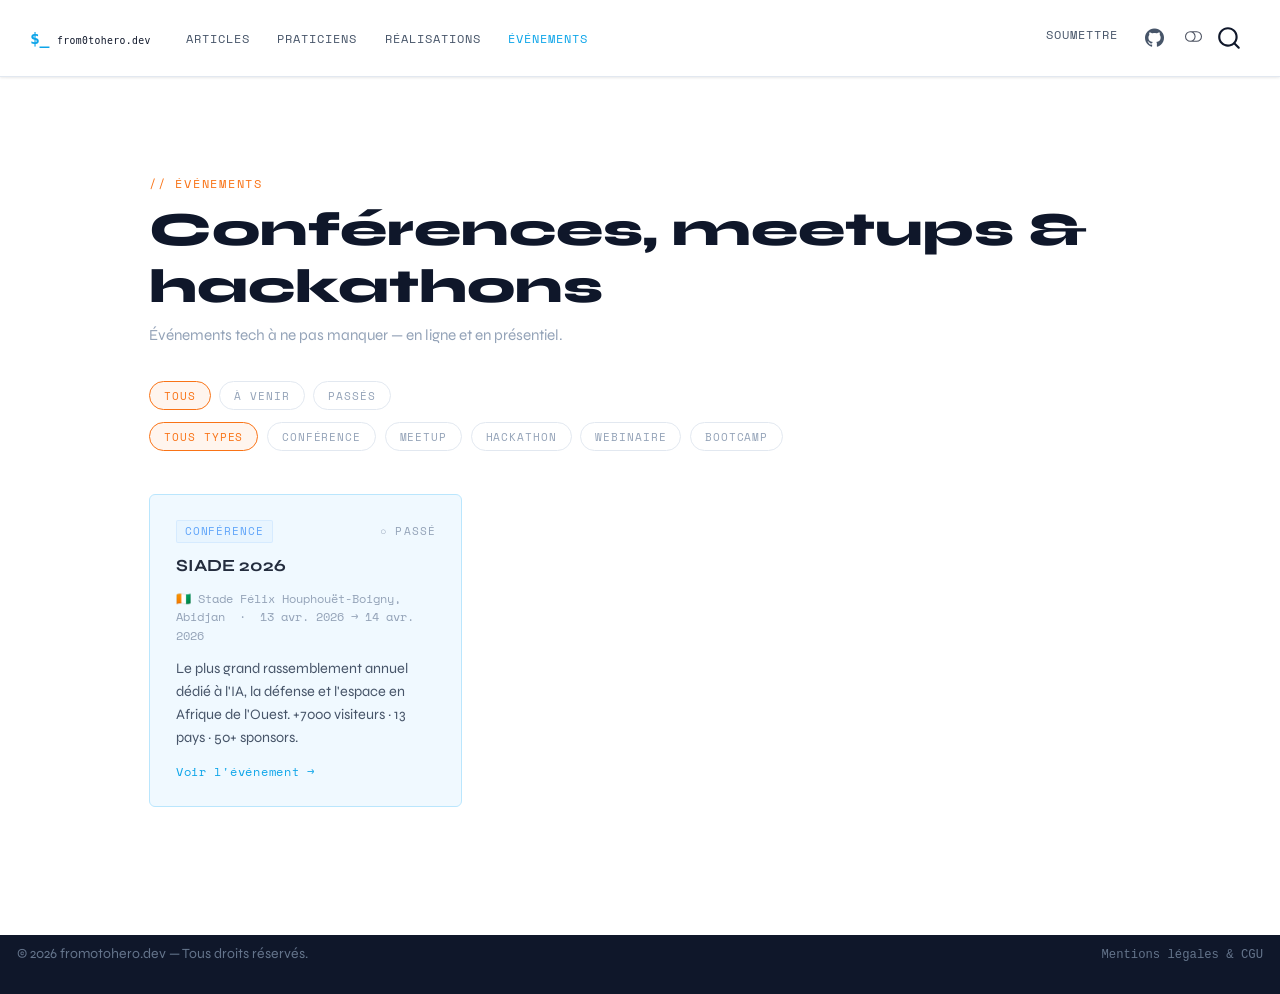
<file: docs/evenements/index.html>
<!DOCTYPE html>
<html xmlns="http://www.w3.org/1999/xhtml" lang="fr" xml:lang="fr"><head>

<meta charset="utf-8">
<meta name="generator" content="quarto-1.9.36">

<meta name="viewport" content="width=device-width, initial-scale=1.0, user-scalable=yes">


<title>index – from0tohero.dev</title>
<style>
/* Default styles provided by pandoc.
** See https://pandoc.org/MANUAL.html#variables-for-html for config info.
*/
code{white-space: pre-wrap;}
span.smallcaps{font-variant: small-caps;}
div.columns{display: flex; gap: min(4vw, 1.5em);}
div.column{flex: auto; overflow-x: auto;}
div.hanging-indent{margin-left: 1.5em; text-indent: -1.5em;}
ul.task-list{list-style: none;}
ul.task-list li input[type="checkbox"] {
  width: 0.8em;
  margin: 0 0.8em 0.2em -1em; /* quarto-specific, see https://github.com/quarto-dev/quarto-cli/issues/4556 */ 
  vertical-align: middle;
}
</style>


<script src="../site_libs/quarto-nav/quarto-nav.js"></script>
<script src="../site_libs/clipboard/clipboard.min.js"></script>
<script src="../site_libs/quarto-search/autocomplete.umd.js"></script>
<script src="../site_libs/quarto-search/fuse.min.js"></script>
<script src="../site_libs/quarto-search/quarto-search.js"></script>
<meta name="quarto:offset" content="../">
<link href="../assets/img/favicon.svg" rel="icon" type="image/svg+xml">
<script src="../site_libs/quarto-html/quarto.js" type="module"></script>
<script src="../site_libs/quarto-html/tabsets/tabsets.js" type="module"></script>
<script src="../site_libs/quarto-html/popper.min.js"></script>
<script src="../site_libs/quarto-html/tippy.umd.min.js"></script>
<link href="../site_libs/quarto-html/tippy.css" rel="stylesheet">
<link href="../site_libs/quarto-html/quarto-syntax-highlighting-6455e7f669de2dd1a1df5401145d73d4.css" rel="stylesheet" class="quarto-color-scheme" id="quarto-text-highlighting-styles">
<link href="../site_libs/quarto-html/quarto-syntax-highlighting-dark-4c6e77581cbf6d39d2f9263c2660a0e2.css" rel="stylesheet" class="quarto-color-scheme quarto-color-alternate" id="quarto-text-highlighting-styles">
<link href="../site_libs/quarto-html/quarto-syntax-highlighting-6455e7f669de2dd1a1df5401145d73d4.css" rel="stylesheet" class="quarto-color-scheme-extra" id="quarto-text-highlighting-styles">
<script src="../site_libs/bootstrap/bootstrap.min.js"></script>
<link href="../site_libs/bootstrap/bootstrap-icons.css" rel="stylesheet">
<link href="../site_libs/bootstrap/bootstrap-13bc03c11edae9674d5e572fcdb93cdb.min.css" rel="stylesheet" append-hash="true" class="quarto-color-scheme" id="quarto-bootstrap" data-mode="light">
<link href="../site_libs/bootstrap/bootstrap-dark-bc447c807185b0314f97ba8f9e7fdb6e.min.css" rel="stylesheet" append-hash="true" class="quarto-color-scheme quarto-color-alternate" id="quarto-bootstrap" data-mode="light">
<link href="../site_libs/bootstrap/bootstrap-13bc03c11edae9674d5e572fcdb93cdb.min.css" rel="stylesheet" append-hash="true" class="quarto-color-scheme-extra" id="quarto-bootstrap" data-mode="light">
<script id="quarto-search-options" type="application/json">{
  "location": "navbar",
  "copy-button": false,
  "collapse-after": 3,
  "panel-placement": "end",
  "type": "overlay",
  "limit": 50,
  "keyboard-shortcut": [
    "f",
    "/",
    "s"
  ],
  "language": {
    "search-no-results-text": "Pas de résultats",
    "search-matching-documents-text": "documents trouvés",
    "search-copy-link-title": "Copier le lien vers la recherche",
    "search-hide-matches-text": "Cacher les correspondances additionnelles",
    "search-more-match-text": "correspondance de plus dans ce document",
    "search-more-matches-text": "correspondances de plus dans ce document",
    "search-clear-button-title": "Effacer",
    "search-text-placeholder": "",
    "search-detached-cancel-button-title": "Annuler",
    "search-submit-button-title": "Envoyer",
    "search-label": "Recherche"
  }
}</script>
<style>html{ scroll-behavior: smooth; }</style>



<link rel="stylesheet" href="../assets/css/custom.css">
<meta property="og:title" content="from0tohero.dev">
<meta property="og:description" content="La plateforme des praticiens">
<meta property="og:image" content="https://from0tohero.dev/evenements/assets/img/og-banner.png">
<meta property="og:site_name" content="from0tohero.dev">
<meta name="twitter:title" content="from0tohero.dev">
<meta name="twitter:description" content="La plateforme des praticiens">
<meta name="twitter:image" content="https://from0tohero.dev/evenements/assets/img/og-banner.png">
<meta name="twitter:card" content="summary_large_image">
</head>

<body class="nav-fixed quarto-light"><script id="quarto-html-before-body" type="application/javascript">
    const toggleBodyColorMode = (bsSheetEl) => {
      const mode = bsSheetEl.getAttribute("data-mode");
      const bodyEl = window.document.querySelector("body");
      if (mode === "dark") {
        bodyEl.classList.add("quarto-dark");
        bodyEl.classList.remove("quarto-light");
      } else {
        bodyEl.classList.add("quarto-light");
        bodyEl.classList.remove("quarto-dark");
      }
    }
    const toggleBodyColorPrimary = () => {
      const bsSheetEl = window.document.querySelector("link#quarto-bootstrap:not([rel=disabled-stylesheet])");
      if (bsSheetEl) {
        toggleBodyColorMode(bsSheetEl);
      }
    }
    const setColorSchemeToggle = (alternate) => {
      const toggles = window.document.querySelectorAll('.quarto-color-scheme-toggle');
      for (let i=0; i < toggles.length; i++) {
        const toggle = toggles[i];
        if (toggle) {
          if (alternate) {
            toggle.classList.add("alternate");
          } else {
            toggle.classList.remove("alternate");
          }
        }
      }
    };
    const toggleColorMode = (alternate) => {
      // Switch the stylesheets
      const primaryStylesheets = window.document.querySelectorAll('link.quarto-color-scheme:not(.quarto-color-alternate)');
      const alternateStylesheets = window.document.querySelectorAll('link.quarto-color-scheme.quarto-color-alternate');
      manageTransitions('#quarto-margin-sidebar .nav-link', false);
      if (alternate) {
        // note: dark is layered on light, we don't disable primary!
        enableStylesheet(alternateStylesheets);
        for (const sheetNode of alternateStylesheets) {
          if (sheetNode.id === "quarto-bootstrap") {
            toggleBodyColorMode(sheetNode);
          }
        }
      } else {
        disableStylesheet(alternateStylesheets);
        enableStylesheet(primaryStylesheets)
        toggleBodyColorPrimary();
      }
      manageTransitions('#quarto-margin-sidebar .nav-link', true);
      // Switch the toggles
      setColorSchemeToggle(alternate)
      // Hack to workaround the fact that safari doesn't
      // properly recolor the scrollbar when toggling (#1455)
      if (navigator.userAgent.indexOf('Safari') > 0 && navigator.userAgent.indexOf('Chrome') == -1) {
        manageTransitions("body", false);
        window.scrollTo(0, 1);
        setTimeout(() => {
          window.scrollTo(0, 0);
          manageTransitions("body", true);
        }, 40);
      }
    }
    const disableStylesheet = (stylesheets) => {
      for (let i=0; i < stylesheets.length; i++) {
        const stylesheet = stylesheets[i];
        stylesheet.rel = 'disabled-stylesheet';
      }
    }
    const enableStylesheet = (stylesheets) => {
      for (let i=0; i < stylesheets.length; i++) {
        const stylesheet = stylesheets[i];
        if(stylesheet.rel !== 'stylesheet') { // for Chrome, which will still FOUC without this check
          stylesheet.rel = 'stylesheet';
        }
      }
    }
    const manageTransitions = (selector, allowTransitions) => {
      const els = window.document.querySelectorAll(selector);
      for (let i=0; i < els.length; i++) {
        const el = els[i];
        if (allowTransitions) {
          el.classList.remove('notransition');
        } else {
          el.classList.add('notransition');
        }
      }
    }
    const isFileUrl = () => {
      return window.location.protocol === 'file:';
    }
    const hasAlternateSentinel = () => {
      let styleSentinel = getColorSchemeSentinel();
      if (styleSentinel !== null) {
        return styleSentinel === "alternate";
      } else {
        return false;
      }
    }
    const setStyleSentinel = (alternate) => {
      const value = alternate ? "alternate" : "default";
      if (!isFileUrl()) {
        window.localStorage.setItem("quarto-color-scheme", value);
      } else {
        localAlternateSentinel = value;
      }
    }
    const getColorSchemeSentinel = () => {
      if (!isFileUrl()) {
        const storageValue = window.localStorage.getItem("quarto-color-scheme");
        return storageValue != null ? storageValue : localAlternateSentinel;
      } else {
        return localAlternateSentinel;
      }
    }
    const toggleGiscusIfUsed = (isAlternate, darkModeDefault) => {
      const baseTheme = document.querySelector('#giscus-base-theme')?.value ?? 'light';
      const alternateTheme = document.querySelector('#giscus-alt-theme')?.value ?? 'dark';
      let newTheme = '';
      if(authorPrefersDark) {
        newTheme = isAlternate ? baseTheme : alternateTheme;
      } else {
        newTheme = isAlternate ? alternateTheme : baseTheme;
      }
      const changeGiscusTheme = () => {
        // From: https://github.com/giscus/giscus/issues/336
        const sendMessage = (message) => {
          const iframe = document.querySelector('iframe.giscus-frame');
          if (!iframe) return;
          iframe.contentWindow.postMessage({ giscus: message }, 'https://giscus.app');
        }
        sendMessage({
          setConfig: {
            theme: newTheme
          }
        });
      }
      const isGiscussLoaded = window.document.querySelector('iframe.giscus-frame') !== null;
      if (isGiscussLoaded) {
        changeGiscusTheme();
      }
    };
    const authorPrefersDark = false;
    const darkModeDefault = authorPrefersDark;
      document.querySelector('link#quarto-text-highlighting-styles.quarto-color-scheme-extra').rel = 'disabled-stylesheet';
      document.querySelector('link#quarto-bootstrap.quarto-color-scheme-extra').rel = 'disabled-stylesheet';
    let localAlternateSentinel = darkModeDefault ? 'alternate' : 'default';
    // Dark / light mode switch
    window.quartoToggleColorScheme = () => {
      // Read the current dark / light value
      let toAlternate = !hasAlternateSentinel();
      toggleColorMode(toAlternate);
      setStyleSentinel(toAlternate);
      toggleGiscusIfUsed(toAlternate, darkModeDefault);
      window.dispatchEvent(new Event('resize'));
    };
    // Switch to dark mode if need be
    if (hasAlternateSentinel()) {
      toggleColorMode(true);
    } else {
      toggleColorMode(false);
    }
  </script>

<div id="quarto-search-results"></div>
  <header id="quarto-header" class="headroom fixed-top">
    <nav class="navbar navbar-expand-lg " data-bs-theme="dark">
      <div class="navbar-container container-fluid">
      <div class="navbar-brand-container mx-auto">
    <a href="../index.html" class="navbar-brand navbar-brand-logo">
    <img src="../assets/img/logo.svg" alt="from0tohero.dev" class="navbar-logo light-content">
    <img src="../assets/img/logo.svg" alt="from0tohero.dev" class="navbar-logo dark-content">
    </a>
  </div>
            <div id="quarto-search" class="" title="Recherche"></div>
          <button class="navbar-toggler" type="button" data-bs-toggle="collapse" data-bs-target="#navbarCollapse" aria-controls="navbarCollapse" role="menu" aria-expanded="false" aria-label="Basculer la navigation" onclick="if (window.quartoToggleHeadroom) { window.quartoToggleHeadroom(); }">
  <span class="navbar-toggler-icon"></span>
</button>
          <div class="collapse navbar-collapse" id="navbarCollapse">
            <ul class="navbar-nav navbar-nav-scroll me-auto">
  <li class="nav-item">
    <a class="nav-link" href="../articles/index.html"> 
<span class="menu-text">Articles</span></a>
  </li>  
  <li class="nav-item">
    <a class="nav-link" href="../praticiens/index.html"> 
<span class="menu-text">Praticiens</span></a>
  </li>  
  <li class="nav-item">
    <a class="nav-link" href="../realisations/index.html"> 
<span class="menu-text">Réalisations</span></a>
  </li>  
  <li class="nav-item">
    <a class="nav-link active" href="../evenements/index.html" aria-current="page"> 
<span class="menu-text">Événements</span></a>
  </li>  
</ul>
            <ul class="navbar-nav navbar-nav-scroll ms-auto">
  <li class="nav-item">
    <a class="nav-link" href="../soumettre/index.html"> 
<span class="menu-text">Soumettre</span></a>
  </li>  
  <li class="nav-item compact">
    <a class="nav-link" href="https://github.com/diakite-data"> <i class="bi bi-github" role="img">
</i> 
<span class="menu-text"></span></a>
  </li>  
</ul>
          </div> <!-- /navcollapse -->
            <div class="quarto-navbar-tools">
  <a href="" class="quarto-color-scheme-toggle quarto-navigation-tool  px-1" onclick="window.quartoToggleColorScheme(); return false;" title="Basculer le mode sombre"><i class="bi"></i></a>
</div>
      </div> <!-- /container-fluid -->
    </nav>
</header>
<!-- content -->
<div id="quarto-content" class="quarto-container page-columns page-rows-contents page-layout-full page-navbar">
<!-- sidebar -->
<!-- margin-sidebar -->
    
<!-- main -->
<main class="content column-page" id="quarto-document-content"><header id="title-block-header" class="quarto-title-block"></header>





<div style="padding:3rem 6vw; max-width:1200px; margin:0 auto;">

  <div style="margin-bottom:2.5rem;">
    <span class="f-label" style="margin-bottom:0.5rem;">// événements</span>
    <h1 style="font-family:'Syne',sans-serif; font-size:clamp(1.8rem,4vw,2.8rem); font-weight:800; color:#0f172a; margin:0 0 0.5rem 0;">Conférences, meetups &amp; hackathons</h1>
    <p style="color:#94a3b8; font-size:0.9rem; margin:0 0 2rem 0;">Événements tech à ne pas manquer — en ligne et en présentiel.</p>

    <!-- Filtres statut -->
    <div style="display:flex;flex-wrap:wrap;gap:.5rem;margin-bottom:.75rem;">
      <button class="filter-pill active btn-statut" onclick="filter('statut','all',this)">Tous</button>
      <button class="filter-pill btn-statut" onclick="filter('statut','upcoming',this)">À venir</button>
      <button class="filter-pill btn-statut" onclick="filter('statut','past',this)">Passés</button>
    </div>

    <!-- Filtres type -->
    <div style="display:flex;flex-wrap:wrap;gap:.5rem;">
      <button class="filter-pill active btn-type" onclick="filter('type','all',this)">Tous types</button>
      <button class="filter-pill btn-type" onclick="filter('type','conference',this)">Conférence</button>
      <button class="filter-pill btn-type" onclick="filter('type','meetup',this)">Meetup</button>
      <button class="filter-pill btn-type" onclick="filter('type','hackathon',this)">Hackathon</button>
      <button class="filter-pill btn-type" onclick="filter('type','webinaire',this)">Webinaire</button>
      <button class="filter-pill btn-type" onclick="filter('type','bootcamp',this)">Bootcamp</button>
    </div>
  </div>

  <div id="evenements-grid" style="display:grid; grid-template-columns:repeat(auto-fill,minmax(300px,1fr)); gap:1.25rem;"></div>
  <p id="no-results" style="display:none; color:#94a3b8; font-family:'Space Mono',monospace; font-size:0.85rem; margin-top:2rem;">Aucun événement pour ces filtres.</p>

</div>

<script>
const evenements = [
  {
    title:    "SIADE 2026",
    type:     "conference",
    lieu:     "Stade Félix Houphouët-Boigny, Abidjan",
    pays:     "🇨🇮",
    date:     "2026-04-13",
    date_fin: "2026-04-14",
    url:      "https://siade.ci/",
    excerpt:  "Le plus grand rassemblement annuel dédié à l'IA, la défense et l'espace en Afrique de l'Ouest. +7000 visiteurs · 13 pays · 50+ sponsors.",
    gratuit:  false
  }
];

const today = new Date();
today.setHours(0,0,0,0);

let activeStatut = 'all';
let activeType   = 'all';

const typeLabels = {
  conference: 'Conférence',
  meetup:     'Meetup',
  hackathon:  'Hackathon',
  webinaire:  'Webinaire',
  bootcamp:   'Bootcamp'
};

const typeColors = {
  conference: { color:'#60a5fa', bg:'#60a5fa0d', border:'#60a5fa22' },
  meetup:     { color:'#34d399', bg:'#34d3990d', border:'#34d39922' },
  hackathon:  { color:'#ff4560', bg:'#ff45600d', border:'#ff456022' },
  webinaire:  { color:'#a78bfa', bg:'#a78bfa0d', border:'#a78bfa22' },
  bootcamp:   { color:'#0ea5e9', bg:'#0ea5e90d', border:'#0ea5e922' }
};

function isUpcoming(e) {
  const d = new Date(e.date_fin || e.date);
  d.setHours(23,59,59,999);
  return d >= today;
}

function formatDate(dateStr, dateFinStr) {
  const opts = { day: 'numeric', month: 'short', year: 'numeric' };
  const d1 = new Date(dateStr).toLocaleDateString('fr-FR', opts);
  if (!dateFinStr || dateFinStr === dateStr) return d1;
  const d2 = new Date(dateFinStr).toLocaleDateString('fr-FR', opts);
  return `${d1} → ${d2}`;
}

function renderEvenements(list) {
  const grid  = document.getElementById('evenements-grid');
  const noRes = document.getElementById('no-results');
  if (!list.length) { grid.innerHTML = ''; noRes.style.display = 'block'; return; }
  noRes.style.display = 'none';
  grid.innerHTML = list.map(e => {
    const c       = typeColors[e.type] || typeColors.meetup;
    const upcoming = isUpcoming(e);
    const badge   = upcoming
      ? `<span style="font-family:'Space Mono',monospace; font-size:0.62rem; letter-spacing:0.1em; text-transform:uppercase; color:#00e676;">● À venir</span>`
      : `<span style="font-family:'Space Mono',monospace; font-size:0.62rem; letter-spacing:0.1em; text-transform:uppercase; color:#94a3b8;">○ Passé</span>`;
    const gratuitBadge = e.gratuit
      ? `<span style="font-family:'Space Mono',monospace; font-size:0.62rem; color:#34d399; border:1px solid #34d39922; background:#34d3990d; padding:2px 8px; border-radius:2px;">Gratuit</span>`
      : '';
    return `
    <div style="background:#f0f9ff; border:1px solid #bae6fd; border-radius:6px; padding:1.5rem; display:flex; flex-direction:column; gap:0.75rem; transition:border-color 0.2s;"
         onmouseover="this.style.borderColor='#0ea5e9'" onmouseout="this.style.borderColor='#bae6fd'">

      <div style="display:flex; justify-content:space-between; align-items:center; flex-wrap:wrap; gap:0.5rem;">
        <div style="display:flex; gap:0.5rem; flex-wrap:wrap; align-items:center;">
          <span style="font-family:'Space Mono',monospace; font-size:0.65rem; letter-spacing:0.08em; text-transform:uppercase; color:${c.color}; border:1px solid ${c.border}; background:${c.bg}; padding:2px 8px; border-radius:2px;">
            ${typeLabels[e.type] || e.type}
          </span>
          ${gratuitBadge}
        </div>
        ${badge}
      </div>

      <h3 style="font-family:'Syne',sans-serif; font-size:1rem; font-weight:700; color:#0f172a; margin:0;">${e.title}</h3>

      <p style="font-family:'Space Mono',monospace; font-size:0.72rem; color:#94a3b8; margin:0;">
        ${e.pays} ${e.lieu} &nbsp;·&nbsp; ${formatDate(e.date, e.date_fin)}
      </p>

      <p style="font-size:0.85rem; color:#475569; line-height:1.6; margin:0; flex:1;">${e.excerpt}</p>

      <a href="${e.url}" target="_blank"
         style="font-family:'Space Mono',monospace; font-size:0.72rem; color:#0ea5e9; text-decoration:none; letter-spacing:0.06em;">
        Voir l'événement →
      </a>

    </div>`;
  }).join('');
}

function filter(dim, val, btn) {
  if (dim === 'statut') {
    activeStatut = val;
    document.querySelectorAll('.btn-statut').forEach(b => b.classList.remove('active'));
  } else {
    activeType = val;
    document.querySelectorAll('.btn-type').forEach(b => b.classList.remove('active'));
  }
  btn.classList.add('active');

  let filtered = evenements;
  if (activeStatut === 'upcoming') filtered = filtered.filter(e => isUpcoming(e));
  if (activeStatut === 'past')     filtered = filtered.filter(e => !isUpcoming(e));
  if (activeType !== 'all')        filtered = filtered.filter(e => e.type === activeType);
  renderEvenements(filtered);
}

renderEvenements(evenements);
</script>



<a onclick="window.scrollTo(0, 0); return false;" role="button" id="quarto-back-to-top"><i class="bi bi-arrow-up"></i> Retour au sommet</a></main> <!-- /main -->

<script id="quarto-html-after-body" type="application/javascript">
  window.document.addEventListener("DOMContentLoaded", function (event) {
    // Ensure there is a toggle, if there isn't float one in the top right
    if (window.document.querySelector('.quarto-color-scheme-toggle') === null) {
      const a = window.document.createElement('a');
      a.classList.add('top-right');
      a.classList.add('quarto-color-scheme-toggle');
      a.href = "";
      a.onclick = function() { try { window.quartoToggleColorScheme(); } catch {} return false; };
      const i = window.document.createElement("i");
      i.classList.add('bi');
      a.appendChild(i);
      window.document.body.appendChild(a);
    }
    setColorSchemeToggle(hasAlternateSentinel())
    const isCodeAnnotation = (el) => {
      for (const clz of el.classList) {
        if (clz.startsWith('code-annotation-')) {                     
          return true;
        }
      }
      return false;
    }
    const onCopySuccess = function(e) {
      // button target
      const button = e.trigger;
      // don't keep focus
      button.blur();
      // flash "checked"
      button.classList.add('code-copy-button-checked');
      var currentTitle = button.getAttribute("title");
      button.setAttribute("title", "Copié");
      let tooltip;
      if (window.bootstrap) {
        button.setAttribute("data-bs-toggle", "tooltip");
        button.setAttribute("data-bs-placement", "left");
        button.setAttribute("data-bs-title", "Copié");
        tooltip = new bootstrap.Tooltip(button, 
          { trigger: "manual", 
            customClass: "code-copy-button-tooltip",
            offset: [0, -8]});
        tooltip.show();    
      }
      setTimeout(function() {
        if (tooltip) {
          tooltip.hide();
          button.removeAttribute("data-bs-title");
          button.removeAttribute("data-bs-toggle");
          button.removeAttribute("data-bs-placement");
        }
        button.setAttribute("title", currentTitle);
        button.classList.remove('code-copy-button-checked');
      }, 1000);
      // clear code selection
      e.clearSelection();
    }
    const getTextToCopy = function(trigger) {
      const outerScaffold = trigger.parentElement.cloneNode(true);
      const codeEl = outerScaffold.querySelector('code');
      for (const childEl of codeEl.children) {
        if (isCodeAnnotation(childEl)) {
          childEl.remove();
        }
      }
      return codeEl.innerText;
    }
    const clipboard = new window.ClipboardJS('.code-copy-button:not([data-in-quarto-modal])', {
      text: getTextToCopy
    });
    clipboard.on('success', onCopySuccess);
    if (window.document.getElementById('quarto-embedded-source-code-modal')) {
      const clipboardModal = new window.ClipboardJS('.code-copy-button[data-in-quarto-modal]', {
        text: getTextToCopy,
        container: window.document.getElementById('quarto-embedded-source-code-modal')
      });
      clipboardModal.on('success', onCopySuccess);
    }
      var localhostRegex = new RegExp(/^(?:http|https):\/\/localhost\:?[0-9]*\//);
      var mailtoRegex = new RegExp(/^mailto:/);
        var filterRegex = new RegExp("https:\/\/from0tohero\.dev");
      var isInternal = (href) => {
          return filterRegex.test(href) || localhostRegex.test(href) || mailtoRegex.test(href);
      }
      // Inspect non-navigation links and adorn them if external
     var links = window.document.querySelectorAll('a[href]:not(.nav-link):not(.navbar-brand):not(.toc-action):not(.sidebar-link):not(.sidebar-item-toggle):not(.pagination-link):not(.no-external):not([aria-hidden]):not(.dropdown-item):not(.quarto-navigation-tool):not(.about-link)');
      for (var i=0; i<links.length; i++) {
        const link = links[i];
        if (!isInternal(link.href)) {
          // undo the damage that might have been done by quarto-nav.js in the case of
          // links that we want to consider external
          if (link.dataset.originalHref !== undefined) {
            link.href = link.dataset.originalHref;
          }
        }
      }
    function tippyHover(el, contentFn, onTriggerFn, onUntriggerFn) {
      const config = {
        allowHTML: true,
        maxWidth: 500,
        delay: 100,
        arrow: false,
        appendTo: function(el) {
            return el.parentElement;
        },
        interactive: true,
        interactiveBorder: 10,
        theme: 'quarto',
        placement: 'bottom-start',
      };
      if (contentFn) {
        config.content = contentFn;
      }
      if (onTriggerFn) {
        config.onTrigger = onTriggerFn;
      }
      if (onUntriggerFn) {
        config.onUntrigger = onUntriggerFn;
      }
      window.tippy(el, config); 
    }
    const noterefs = window.document.querySelectorAll('a[role="doc-noteref"]');
    for (var i=0; i<noterefs.length; i++) {
      const ref = noterefs[i];
      tippyHover(ref, function() {
        // use id or data attribute instead here
        let href = ref.getAttribute('data-footnote-href') || ref.getAttribute('href');
        try { href = new URL(href).hash; } catch {}
        const id = href.replace(/^#\/?/, "");
        const note = window.document.getElementById(id);
        if (note) {
          return note.innerHTML;
        } else {
          return "";
        }
      });
    }
    const xrefs = window.document.querySelectorAll('a.quarto-xref');
    const processXRef = (id, note) => {
      // Strip column container classes
      const stripColumnClz = (el) => {
        el.classList.remove("page-full", "page-columns");
        if (el.children) {
          for (const child of el.children) {
            stripColumnClz(child);
          }
        }
      }
      stripColumnClz(note)
      if (id === null || id.startsWith('sec-')) {
        // Special case sections, only their first couple elements
        const container = document.createElement("div");
        if (note.children && note.children.length > 2) {
          container.appendChild(note.children[0].cloneNode(true));
          for (let i = 1; i < note.children.length; i++) {
            const child = note.children[i];
            if (child.tagName === "P" && child.innerText === "") {
              continue;
            } else {
              container.appendChild(child.cloneNode(true));
              break;
            }
          }
          if (window.Quarto?.typesetMath) {
            window.Quarto.typesetMath(container);
          }
          return container.innerHTML
        } else {
          if (window.Quarto?.typesetMath) {
            window.Quarto.typesetMath(note);
          }
          return note.innerHTML;
        }
      } else {
        // Remove any anchor links if they are present
        const anchorLink = note.querySelector('a.anchorjs-link');
        if (anchorLink) {
          anchorLink.remove();
        }
        if (window.Quarto?.typesetMath) {
          window.Quarto.typesetMath(note);
        }
        if (note.classList.contains("callout")) {
          return note.outerHTML;
        } else {
          return note.innerHTML;
        }
      }
    }
    for (var i=0; i<xrefs.length; i++) {
      const xref = xrefs[i];
      tippyHover(xref, undefined, function(instance) {
        instance.disable();
        let url = xref.getAttribute('href');
        let hash = undefined; 
        if (url.startsWith('#')) {
          hash = url;
        } else {
          try { hash = new URL(url).hash; } catch {}
        }
        if (hash) {
          const id = hash.replace(/^#\/?/, "");
          const note = window.document.getElementById(id);
          if (note !== null) {
            try {
              const html = processXRef(id, note.cloneNode(true));
              instance.setContent(html);
            } finally {
              instance.enable();
              instance.show();
            }
          } else {
            // See if we can fetch this
            fetch(url.split('#')[0])
            .then(res => res.text())
            .then(html => {
              const parser = new DOMParser();
              const htmlDoc = parser.parseFromString(html, "text/html");
              const note = htmlDoc.getElementById(id);
              if (note !== null) {
                const html = processXRef(id, note);
                instance.setContent(html);
              } 
            }).finally(() => {
              instance.enable();
              instance.show();
            });
          }
        } else {
          // See if we can fetch a full url (with no hash to target)
          // This is a special case and we should probably do some content thinning / targeting
          fetch(url)
          .then(res => res.text())
          .then(html => {
            const parser = new DOMParser();
            const htmlDoc = parser.parseFromString(html, "text/html");
            const note = htmlDoc.querySelector('main.content');
            if (note !== null) {
              // This should only happen for chapter cross references
              // (since there is no id in the URL)
              // remove the first header
              if (note.children.length > 0 && note.children[0].tagName === "HEADER") {
                note.children[0].remove();
              }
              const html = processXRef(null, note);
              instance.setContent(html);
            } 
          }).finally(() => {
            instance.enable();
            instance.show();
          });
        }
      }, function(instance) {
      });
    }
        let selectedAnnoteEl;
        const selectorForAnnotation = ( cell, annotation) => {
          let cellAttr = 'data-code-cell="' + cell + '"';
          let lineAttr = 'data-code-annotation="' +  annotation + '"';
          const selector = 'span[' + cellAttr + '][' + lineAttr + ']';
          return selector;
        }
        const selectCodeLines = (annoteEl) => {
          const doc = window.document;
          const targetCell = annoteEl.getAttribute("data-target-cell");
          const targetAnnotation = annoteEl.getAttribute("data-target-annotation");
          const annoteSpan = window.document.querySelector(selectorForAnnotation(targetCell, targetAnnotation));
          const lines = annoteSpan.getAttribute("data-code-lines").split(",");
          const lineIds = lines.map((line) => {
            return targetCell + "-" + line;
          })
          let top = null;
          let height = null;
          let parent = null;
          if (lineIds.length > 0) {
              //compute the position of the single el (top and bottom and make a div)
              const el = window.document.getElementById(lineIds[0]);
              top = el.offsetTop;
              height = el.offsetHeight;
              parent = el.parentElement.parentElement;
            if (lineIds.length > 1) {
              const lastEl = window.document.getElementById(lineIds[lineIds.length - 1]);
              const bottom = lastEl.offsetTop + lastEl.offsetHeight;
              height = bottom - top;
            }
            if (top !== null && height !== null && parent !== null) {
              // cook up a div (if necessary) and position it 
              let div = window.document.getElementById("code-annotation-line-highlight");
              if (div === null) {
                div = window.document.createElement("div");
                div.setAttribute("id", "code-annotation-line-highlight");
                div.style.position = 'absolute';
                parent.appendChild(div);
              }
              div.style.top = top - 2 + "px";
              div.style.height = height + 4 + "px";
              div.style.left = 0;
              let gutterDiv = window.document.getElementById("code-annotation-line-highlight-gutter");
              if (gutterDiv === null) {
                gutterDiv = window.document.createElement("div");
                gutterDiv.setAttribute("id", "code-annotation-line-highlight-gutter");
                gutterDiv.style.position = 'absolute';
                const codeCell = window.document.getElementById(targetCell);
                const gutter = codeCell.querySelector('.code-annotation-gutter');
                gutter.appendChild(gutterDiv);
              }
              gutterDiv.style.top = top - 2 + "px";
              gutterDiv.style.height = height + 4 + "px";
            }
            selectedAnnoteEl = annoteEl;
          }
        };
        const unselectCodeLines = () => {
          const elementsIds = ["code-annotation-line-highlight", "code-annotation-line-highlight-gutter"];
          elementsIds.forEach((elId) => {
            const div = window.document.getElementById(elId);
            if (div) {
              div.remove();
            }
          });
          selectedAnnoteEl = undefined;
        };
          // Handle positioning of the toggle
      window.addEventListener(
        "resize",
        throttle(() => {
          elRect = undefined;
          if (selectedAnnoteEl) {
            selectCodeLines(selectedAnnoteEl);
          }
        }, 10)
      );
      function throttle(fn, ms) {
      let throttle = false;
      let timer;
        return (...args) => {
          if(!throttle) { // first call gets through
              fn.apply(this, args);
              throttle = true;
          } else { // all the others get throttled
              if(timer) clearTimeout(timer); // cancel #2
              timer = setTimeout(() => {
                fn.apply(this, args);
                timer = throttle = false;
              }, ms);
          }
        };
      }
        // Attach click handler to the DT
        const annoteDls = window.document.querySelectorAll('dt[data-target-cell]');
        for (const annoteDlNode of annoteDls) {
          annoteDlNode.addEventListener('click', (event) => {
            const clickedEl = event.target;
            if (clickedEl !== selectedAnnoteEl) {
              unselectCodeLines();
              const activeEl = window.document.querySelector('dt[data-target-cell].code-annotation-active');
              if (activeEl) {
                activeEl.classList.remove('code-annotation-active');
              }
              selectCodeLines(clickedEl);
              clickedEl.classList.add('code-annotation-active');
            } else {
              // Unselect the line
              unselectCodeLines();
              clickedEl.classList.remove('code-annotation-active');
            }
          });
        }
    const findCites = (el) => {
      const parentEl = el.parentElement;
      if (parentEl) {
        const cites = parentEl.dataset.cites;
        if (cites) {
          return {
            el,
            cites: cites.split(' ')
          };
        } else {
          return findCites(el.parentElement)
        }
      } else {
        return undefined;
      }
    };
    var bibliorefs = window.document.querySelectorAll('a[role="doc-biblioref"]');
    for (var i=0; i<bibliorefs.length; i++) {
      const ref = bibliorefs[i];
      const citeInfo = findCites(ref);
      if (citeInfo) {
        tippyHover(citeInfo.el, function() {
          var popup = window.document.createElement('div');
          citeInfo.cites.forEach(function(cite) {
            var citeDiv = window.document.createElement('div');
            citeDiv.classList.add('hanging-indent');
            citeDiv.classList.add('csl-entry');
            var biblioDiv = window.document.getElementById('ref-' + cite);
            if (biblioDiv) {
              citeDiv.innerHTML = biblioDiv.innerHTML;
            }
            popup.appendChild(citeDiv);
          });
          return popup.innerHTML;
        });
      }
    }
  });
  </script>
</div> <!-- /content -->
<footer class="footer">
  <div class="nav-footer">
    <div class="nav-footer-left">
<p>© 2026 from0tohero.dev — Tous droits réservés.</p>
</div>   
    <div class="nav-footer-center">
      &nbsp;
    </div>
    <div class="nav-footer-right">
<p><a href="../legal/index.html" style="color:#64748b;text-decoration:none;font-size:.72rem;font-family:monospace;">Mentions légales &amp; CGU</a></p>
</div>
  </div>
</footer>




<script src="../site_libs/quarto-html/zenscroll-min.js"></script>
</body></html>
</file>
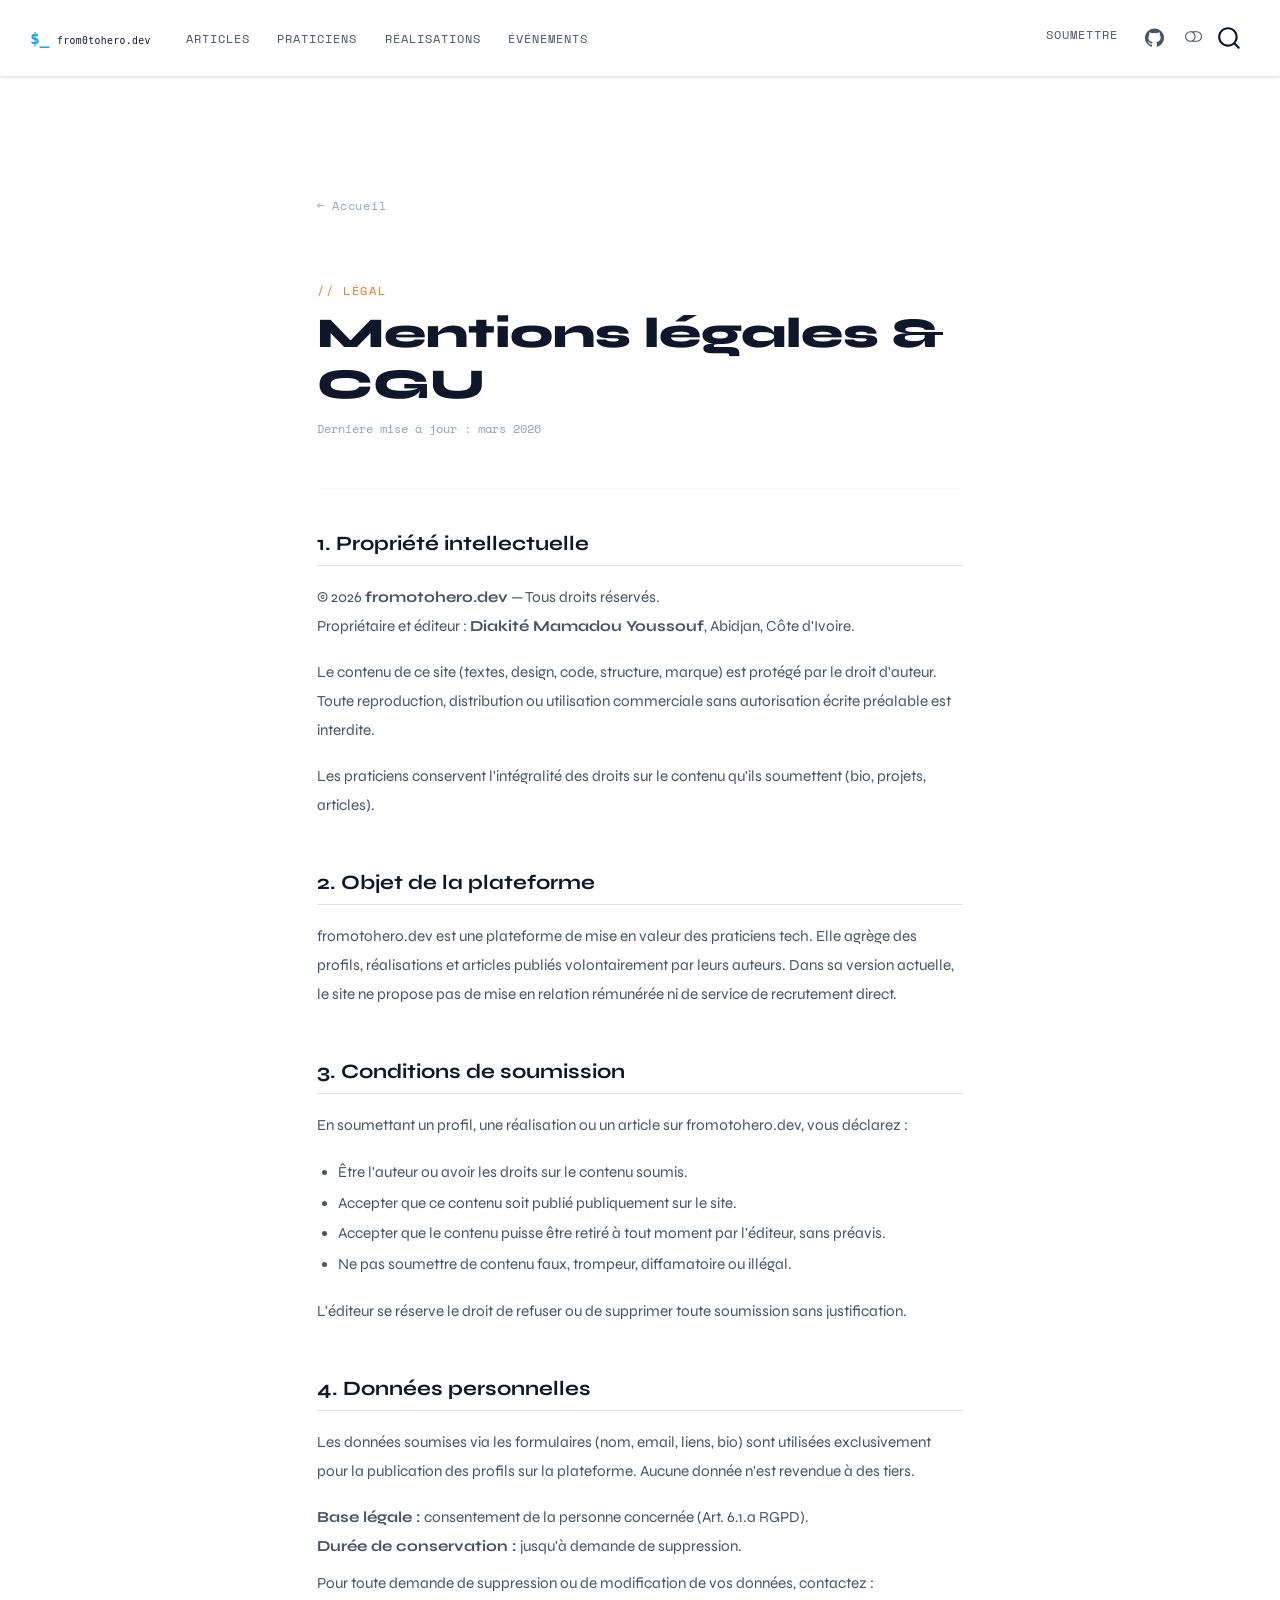
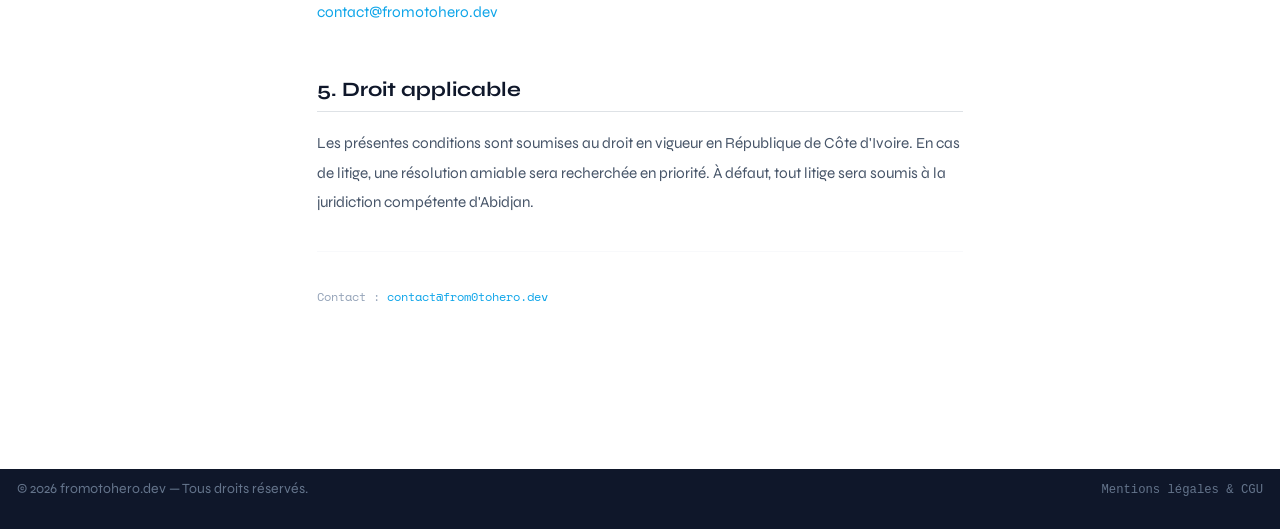
<file: docs/legal/index.html>
<!DOCTYPE html>
<html xmlns="http://www.w3.org/1999/xhtml" lang="fr" xml:lang="fr"><head>

<meta charset="utf-8">
<meta name="generator" content="quarto-1.9.36">

<meta name="viewport" content="width=device-width, initial-scale=1.0, user-scalable=yes">


<title>index – from0tohero.dev</title>
<style>
/* Default styles provided by pandoc.
** See https://pandoc.org/MANUAL.html#variables-for-html for config info.
*/
code{white-space: pre-wrap;}
span.smallcaps{font-variant: small-caps;}
div.columns{display: flex; gap: min(4vw, 1.5em);}
div.column{flex: auto; overflow-x: auto;}
div.hanging-indent{margin-left: 1.5em; text-indent: -1.5em;}
ul.task-list{list-style: none;}
ul.task-list li input[type="checkbox"] {
  width: 0.8em;
  margin: 0 0.8em 0.2em -1em; /* quarto-specific, see https://github.com/quarto-dev/quarto-cli/issues/4556 */ 
  vertical-align: middle;
}
</style>


<script src="../site_libs/quarto-nav/quarto-nav.js"></script>
<script src="../site_libs/clipboard/clipboard.min.js"></script>
<script src="../site_libs/quarto-search/autocomplete.umd.js"></script>
<script src="../site_libs/quarto-search/fuse.min.js"></script>
<script src="../site_libs/quarto-search/quarto-search.js"></script>
<meta name="quarto:offset" content="../">
<link href="../assets/img/favicon.svg" rel="icon" type="image/svg+xml">
<script src="../site_libs/quarto-html/quarto.js" type="module"></script>
<script src="../site_libs/quarto-html/tabsets/tabsets.js" type="module"></script>
<script src="../site_libs/quarto-html/popper.min.js"></script>
<script src="../site_libs/quarto-html/tippy.umd.min.js"></script>
<link href="../site_libs/quarto-html/tippy.css" rel="stylesheet">
<link href="../site_libs/quarto-html/quarto-syntax-highlighting-6455e7f669de2dd1a1df5401145d73d4.css" rel="stylesheet" class="quarto-color-scheme" id="quarto-text-highlighting-styles">
<link href="../site_libs/quarto-html/quarto-syntax-highlighting-dark-4c6e77581cbf6d39d2f9263c2660a0e2.css" rel="stylesheet" class="quarto-color-scheme quarto-color-alternate" id="quarto-text-highlighting-styles">
<link href="../site_libs/quarto-html/quarto-syntax-highlighting-6455e7f669de2dd1a1df5401145d73d4.css" rel="stylesheet" class="quarto-color-scheme-extra" id="quarto-text-highlighting-styles">
<script src="../site_libs/bootstrap/bootstrap.min.js"></script>
<link href="../site_libs/bootstrap/bootstrap-icons.css" rel="stylesheet">
<link href="../site_libs/bootstrap/bootstrap-13bc03c11edae9674d5e572fcdb93cdb.min.css" rel="stylesheet" append-hash="true" class="quarto-color-scheme" id="quarto-bootstrap" data-mode="light">
<link href="../site_libs/bootstrap/bootstrap-dark-bc447c807185b0314f97ba8f9e7fdb6e.min.css" rel="stylesheet" append-hash="true" class="quarto-color-scheme quarto-color-alternate" id="quarto-bootstrap" data-mode="light">
<link href="../site_libs/bootstrap/bootstrap-13bc03c11edae9674d5e572fcdb93cdb.min.css" rel="stylesheet" append-hash="true" class="quarto-color-scheme-extra" id="quarto-bootstrap" data-mode="light">
<script id="quarto-search-options" type="application/json">{
  "location": "navbar",
  "copy-button": false,
  "collapse-after": 3,
  "panel-placement": "end",
  "type": "overlay",
  "limit": 50,
  "keyboard-shortcut": [
    "f",
    "/",
    "s"
  ],
  "language": {
    "search-no-results-text": "Pas de résultats",
    "search-matching-documents-text": "documents trouvés",
    "search-copy-link-title": "Copier le lien vers la recherche",
    "search-hide-matches-text": "Cacher les correspondances additionnelles",
    "search-more-match-text": "correspondance de plus dans ce document",
    "search-more-matches-text": "correspondances de plus dans ce document",
    "search-clear-button-title": "Effacer",
    "search-text-placeholder": "",
    "search-detached-cancel-button-title": "Annuler",
    "search-submit-button-title": "Envoyer",
    "search-label": "Recherche"
  }
}</script>
<style>html{ scroll-behavior: smooth; }</style>



<link rel="stylesheet" href="../assets/css/custom.css">
<meta property="og:title" content="from0tohero.dev">
<meta property="og:description" content="La plateforme des praticiens">
<meta property="og:image" content="https://from0tohero.dev/legal/assets/img/og-banner.png">
<meta property="og:site_name" content="from0tohero.dev">
<meta name="twitter:title" content="from0tohero.dev">
<meta name="twitter:description" content="La plateforme des praticiens">
<meta name="twitter:image" content="https://from0tohero.dev/legal/assets/img/og-banner.png">
<meta name="twitter:card" content="summary_large_image">
</head>

<body class="nav-fixed quarto-light"><script id="quarto-html-before-body" type="application/javascript">
    const toggleBodyColorMode = (bsSheetEl) => {
      const mode = bsSheetEl.getAttribute("data-mode");
      const bodyEl = window.document.querySelector("body");
      if (mode === "dark") {
        bodyEl.classList.add("quarto-dark");
        bodyEl.classList.remove("quarto-light");
      } else {
        bodyEl.classList.add("quarto-light");
        bodyEl.classList.remove("quarto-dark");
      }
    }
    const toggleBodyColorPrimary = () => {
      const bsSheetEl = window.document.querySelector("link#quarto-bootstrap:not([rel=disabled-stylesheet])");
      if (bsSheetEl) {
        toggleBodyColorMode(bsSheetEl);
      }
    }
    const setColorSchemeToggle = (alternate) => {
      const toggles = window.document.querySelectorAll('.quarto-color-scheme-toggle');
      for (let i=0; i < toggles.length; i++) {
        const toggle = toggles[i];
        if (toggle) {
          if (alternate) {
            toggle.classList.add("alternate");
          } else {
            toggle.classList.remove("alternate");
          }
        }
      }
    };
    const toggleColorMode = (alternate) => {
      // Switch the stylesheets
      const primaryStylesheets = window.document.querySelectorAll('link.quarto-color-scheme:not(.quarto-color-alternate)');
      const alternateStylesheets = window.document.querySelectorAll('link.quarto-color-scheme.quarto-color-alternate');
      manageTransitions('#quarto-margin-sidebar .nav-link', false);
      if (alternate) {
        // note: dark is layered on light, we don't disable primary!
        enableStylesheet(alternateStylesheets);
        for (const sheetNode of alternateStylesheets) {
          if (sheetNode.id === "quarto-bootstrap") {
            toggleBodyColorMode(sheetNode);
          }
        }
      } else {
        disableStylesheet(alternateStylesheets);
        enableStylesheet(primaryStylesheets)
        toggleBodyColorPrimary();
      }
      manageTransitions('#quarto-margin-sidebar .nav-link', true);
      // Switch the toggles
      setColorSchemeToggle(alternate)
      // Hack to workaround the fact that safari doesn't
      // properly recolor the scrollbar when toggling (#1455)
      if (navigator.userAgent.indexOf('Safari') > 0 && navigator.userAgent.indexOf('Chrome') == -1) {
        manageTransitions("body", false);
        window.scrollTo(0, 1);
        setTimeout(() => {
          window.scrollTo(0, 0);
          manageTransitions("body", true);
        }, 40);
      }
    }
    const disableStylesheet = (stylesheets) => {
      for (let i=0; i < stylesheets.length; i++) {
        const stylesheet = stylesheets[i];
        stylesheet.rel = 'disabled-stylesheet';
      }
    }
    const enableStylesheet = (stylesheets) => {
      for (let i=0; i < stylesheets.length; i++) {
        const stylesheet = stylesheets[i];
        if(stylesheet.rel !== 'stylesheet') { // for Chrome, which will still FOUC without this check
          stylesheet.rel = 'stylesheet';
        }
      }
    }
    const manageTransitions = (selector, allowTransitions) => {
      const els = window.document.querySelectorAll(selector);
      for (let i=0; i < els.length; i++) {
        const el = els[i];
        if (allowTransitions) {
          el.classList.remove('notransition');
        } else {
          el.classList.add('notransition');
        }
      }
    }
    const isFileUrl = () => {
      return window.location.protocol === 'file:';
    }
    const hasAlternateSentinel = () => {
      let styleSentinel = getColorSchemeSentinel();
      if (styleSentinel !== null) {
        return styleSentinel === "alternate";
      } else {
        return false;
      }
    }
    const setStyleSentinel = (alternate) => {
      const value = alternate ? "alternate" : "default";
      if (!isFileUrl()) {
        window.localStorage.setItem("quarto-color-scheme", value);
      } else {
        localAlternateSentinel = value;
      }
    }
    const getColorSchemeSentinel = () => {
      if (!isFileUrl()) {
        const storageValue = window.localStorage.getItem("quarto-color-scheme");
        return storageValue != null ? storageValue : localAlternateSentinel;
      } else {
        return localAlternateSentinel;
      }
    }
    const toggleGiscusIfUsed = (isAlternate, darkModeDefault) => {
      const baseTheme = document.querySelector('#giscus-base-theme')?.value ?? 'light';
      const alternateTheme = document.querySelector('#giscus-alt-theme')?.value ?? 'dark';
      let newTheme = '';
      if(authorPrefersDark) {
        newTheme = isAlternate ? baseTheme : alternateTheme;
      } else {
        newTheme = isAlternate ? alternateTheme : baseTheme;
      }
      const changeGiscusTheme = () => {
        // From: https://github.com/giscus/giscus/issues/336
        const sendMessage = (message) => {
          const iframe = document.querySelector('iframe.giscus-frame');
          if (!iframe) return;
          iframe.contentWindow.postMessage({ giscus: message }, 'https://giscus.app');
        }
        sendMessage({
          setConfig: {
            theme: newTheme
          }
        });
      }
      const isGiscussLoaded = window.document.querySelector('iframe.giscus-frame') !== null;
      if (isGiscussLoaded) {
        changeGiscusTheme();
      }
    };
    const authorPrefersDark = false;
    const darkModeDefault = authorPrefersDark;
      document.querySelector('link#quarto-text-highlighting-styles.quarto-color-scheme-extra').rel = 'disabled-stylesheet';
      document.querySelector('link#quarto-bootstrap.quarto-color-scheme-extra').rel = 'disabled-stylesheet';
    let localAlternateSentinel = darkModeDefault ? 'alternate' : 'default';
    // Dark / light mode switch
    window.quartoToggleColorScheme = () => {
      // Read the current dark / light value
      let toAlternate = !hasAlternateSentinel();
      toggleColorMode(toAlternate);
      setStyleSentinel(toAlternate);
      toggleGiscusIfUsed(toAlternate, darkModeDefault);
      window.dispatchEvent(new Event('resize'));
    };
    // Switch to dark mode if need be
    if (hasAlternateSentinel()) {
      toggleColorMode(true);
    } else {
      toggleColorMode(false);
    }
  </script>

<div id="quarto-search-results"></div>
  <header id="quarto-header" class="headroom fixed-top">
    <nav class="navbar navbar-expand-lg " data-bs-theme="dark">
      <div class="navbar-container container-fluid">
      <div class="navbar-brand-container mx-auto">
    <a href="../index.html" class="navbar-brand navbar-brand-logo">
    <img src="../assets/img/logo.svg" alt="from0tohero.dev" class="navbar-logo light-content">
    <img src="../assets/img/logo.svg" alt="from0tohero.dev" class="navbar-logo dark-content">
    </a>
  </div>
            <div id="quarto-search" class="" title="Recherche"></div>
          <button class="navbar-toggler" type="button" data-bs-toggle="collapse" data-bs-target="#navbarCollapse" aria-controls="navbarCollapse" role="menu" aria-expanded="false" aria-label="Basculer la navigation" onclick="if (window.quartoToggleHeadroom) { window.quartoToggleHeadroom(); }">
  <span class="navbar-toggler-icon"></span>
</button>
          <div class="collapse navbar-collapse" id="navbarCollapse">
            <ul class="navbar-nav navbar-nav-scroll me-auto">
  <li class="nav-item">
    <a class="nav-link" href="../articles/index.html"> 
<span class="menu-text">Articles</span></a>
  </li>  
  <li class="nav-item">
    <a class="nav-link" href="../praticiens/index.html"> 
<span class="menu-text">Praticiens</span></a>
  </li>  
  <li class="nav-item">
    <a class="nav-link" href="../realisations/index.html"> 
<span class="menu-text">Réalisations</span></a>
  </li>  
  <li class="nav-item">
    <a class="nav-link" href="../evenements/index.html"> 
<span class="menu-text">Événements</span></a>
  </li>  
</ul>
            <ul class="navbar-nav navbar-nav-scroll ms-auto">
  <li class="nav-item">
    <a class="nav-link" href="../soumettre/index.html"> 
<span class="menu-text">Soumettre</span></a>
  </li>  
  <li class="nav-item compact">
    <a class="nav-link" href="https://github.com/diakite-data"> <i class="bi bi-github" role="img">
</i> 
<span class="menu-text"></span></a>
  </li>  
</ul>
          </div> <!-- /navcollapse -->
            <div class="quarto-navbar-tools">
  <a href="" class="quarto-color-scheme-toggle quarto-navigation-tool  px-1" onclick="window.quartoToggleColorScheme(); return false;" title="Basculer le mode sombre"><i class="bi"></i></a>
</div>
      </div> <!-- /container-fluid -->
    </nav>
</header>
<!-- content -->
<div id="quarto-content" class="quarto-container page-columns page-rows-contents page-layout-full page-navbar">
<!-- sidebar -->
<!-- margin-sidebar -->
    
<!-- main -->
<main class="content column-page" id="quarto-document-content"><header id="title-block-header" class="quarto-title-block"></header>





<link href="https://fonts.googleapis.com/css2?family=Syne:wght@400;700;800&amp;family=Space+Mono:wght@400;700&amp;display=swap" rel="stylesheet">

<div style="padding:4rem 6vw;max-width:800px;margin:0 auto;">

  <a href="../index.html" class="link-back" style="margin-bottom:2.5rem;display:inline-flex;">← Accueil</a>

  <span class="f-label" style="margin-bottom:.5rem;margin-top:1.5rem;">// légal</span>
  <h1 style="font-family:'Syne',sans-serif;font-size:clamp(1.8rem,4vw,2.5rem);font-weight:800;color:var(--f-text-1);margin:.4rem 0 .5rem 0;">Mentions légales &amp; CGU</h1>
  <p style="font-family:'Space Mono',monospace;font-size:.72rem;color:var(--f-text-3);margin:0 0 3rem 0;">Dernière mise à jour : mars 2026</p>

  <hr class="f-hr" style="margin-bottom:2.5rem;">

  <!-- 1. PROPRIÉTÉ INTELLECTUELLE -->
  <section style="margin-bottom:3rem;">
    <h2 style="font-family:'Syne',sans-serif;font-size:1.2rem;font-weight:700;color:var(--f-text-1);margin:0 0 1rem 0;">1. Propriété intellectuelle</h2>
    <p style="font-size:.9rem;color:var(--f-text-2);line-height:1.9;margin:0 0 1rem 0;">
      © 2026 <strong>from0tohero.dev</strong> — Tous droits réservés.<br>
      Propriétaire et éditeur : <strong>Diakité Mamadou Youssouf</strong>, Abidjan, Côte d'Ivoire.
    </p>
    <p style="font-size:.9rem;color:var(--f-text-2);line-height:1.9;margin:0 0 1rem 0;">
      Le contenu de ce site (textes, design, code, structure, marque) est protégé par le droit d'auteur.
      Toute reproduction, distribution ou utilisation commerciale sans autorisation écrite préalable est interdite.
    </p>
    <p style="font-size:.9rem;color:var(--f-text-2);line-height:1.9;margin:0;">
      Les praticiens conservent l'intégralité des droits sur le contenu qu'ils soumettent (bio, projets, articles).
    </p>
  </section>

  <!-- 2. OBJET -->
  <section style="margin-bottom:3rem;">
    <h2 style="font-family:'Syne',sans-serif;font-size:1.2rem;font-weight:700;color:var(--f-text-1);margin:0 0 1rem 0;">2. Objet de la plateforme</h2>
    <p style="font-size:.9rem;color:var(--f-text-2);line-height:1.9;margin:0;">
      from0tohero.dev est une plateforme de mise en valeur des praticiens tech.
      Elle agrège des profils, réalisations et articles publiés volontairement par leurs auteurs.
      Dans sa version actuelle, le site ne propose pas de mise en relation rémunérée ni de service de recrutement direct.
    </p>
  </section>

  <!-- 3. SOUMISSIONS -->
  <section style="margin-bottom:3rem;">
    <h2 style="font-family:'Syne',sans-serif;font-size:1.2rem;font-weight:700;color:var(--f-text-1);margin:0 0 1rem 0;">3. Conditions de soumission</h2>
    <p style="font-size:.9rem;color:var(--f-text-2);line-height:1.9;margin:0 0 1rem 0;">
      En soumettant un profil, une réalisation ou un article sur from0tohero.dev, vous déclarez :
    </p>
    <ul style="font-size:.9rem;color:var(--f-text-2);line-height:2;padding-left:1.25rem;margin:0 0 1rem 0;">
      <li>Être l'auteur ou avoir les droits sur le contenu soumis.</li>
      <li>Accepter que ce contenu soit publié publiquement sur le site.</li>
      <li>Accepter que le contenu puisse être retiré à tout moment par l'éditeur, sans préavis.</li>
      <li>Ne pas soumettre de contenu faux, trompeur, diffamatoire ou illégal.</li>
    </ul>
    <p style="font-size:.9rem;color:var(--f-text-2);line-height:1.9;margin:0;">
      L'éditeur se réserve le droit de refuser ou de supprimer toute soumission sans justification.
    </p>
  </section>

  <!-- 4. DONNÉES PERSONNELLES -->
  <section style="margin-bottom:3rem;">
    <h2 style="font-family:'Syne',sans-serif;font-size:1.2rem;font-weight:700;color:var(--f-text-1);margin:0 0 1rem 0;">4. Données personnelles</h2>
    <p style="font-size:.9rem;color:var(--f-text-2);line-height:1.9;margin:0 0 1rem 0;">
      Les données soumises via les formulaires (nom, email, liens, bio) sont utilisées exclusivement
      pour la publication des profils sur la plateforme. Aucune donnée n'est revendue à des tiers.
    </p>
    <p style="font-size:.9rem;color:var(--f-text-2);line-height:1.9;margin:0 0 .5rem 0;">
      <strong>Base légale :</strong> consentement de la personne concernée (Art. 6.1.a RGPD).<br>
      <strong>Durée de conservation :</strong> jusqu'à demande de suppression.
    </p>
    <p style="font-size:.9rem;color:var(--f-text-2);line-height:1.9;margin:0;">
      Pour toute demande de suppression ou de modification de vos données, contactez :
      <a href="mailto:contact@from0tohero.dev" style="color:var(--f-sky);text-decoration:none;">contact@from0tohero.dev</a>
    </p>
  </section>

  <!-- 5. DROIT APPLICABLE -->
  <section style="margin-bottom:2rem;">
    <h2 style="font-family:'Syne',sans-serif;font-size:1.2rem;font-weight:700;color:var(--f-text-1);margin:0 0 1rem 0;">5. Droit applicable</h2>
    <p style="font-size:.9rem;color:var(--f-text-2);line-height:1.9;margin:0;">
      Les présentes conditions sont soumises au droit en vigueur en République de Côte d'Ivoire.
      En cas de litige, une résolution amiable sera recherchée en priorité.
      À défaut, tout litige sera soumis à la juridiction compétente d'Abidjan.
    </p>
  </section>

  <hr class="f-hr" style="margin-bottom:2rem;">

  <p style="font-family:'Space Mono',monospace;font-size:.7rem;color:var(--f-text-3);line-height:1.8;">
    Contact : <a href="mailto:contact@from0tohero.dev" style="color:var(--f-sky);text-decoration:none;">contact@from0tohero.dev</a>
  </p>

</div>



<a onclick="window.scrollTo(0, 0); return false;" role="button" id="quarto-back-to-top"><i class="bi bi-arrow-up"></i> Retour au sommet</a></main> <!-- /main -->

<script id="quarto-html-after-body" type="application/javascript">
  window.document.addEventListener("DOMContentLoaded", function (event) {
    // Ensure there is a toggle, if there isn't float one in the top right
    if (window.document.querySelector('.quarto-color-scheme-toggle') === null) {
      const a = window.document.createElement('a');
      a.classList.add('top-right');
      a.classList.add('quarto-color-scheme-toggle');
      a.href = "";
      a.onclick = function() { try { window.quartoToggleColorScheme(); } catch {} return false; };
      const i = window.document.createElement("i");
      i.classList.add('bi');
      a.appendChild(i);
      window.document.body.appendChild(a);
    }
    setColorSchemeToggle(hasAlternateSentinel())
    const isCodeAnnotation = (el) => {
      for (const clz of el.classList) {
        if (clz.startsWith('code-annotation-')) {                     
          return true;
        }
      }
      return false;
    }
    const onCopySuccess = function(e) {
      // button target
      const button = e.trigger;
      // don't keep focus
      button.blur();
      // flash "checked"
      button.classList.add('code-copy-button-checked');
      var currentTitle = button.getAttribute("title");
      button.setAttribute("title", "Copié");
      let tooltip;
      if (window.bootstrap) {
        button.setAttribute("data-bs-toggle", "tooltip");
        button.setAttribute("data-bs-placement", "left");
        button.setAttribute("data-bs-title", "Copié");
        tooltip = new bootstrap.Tooltip(button, 
          { trigger: "manual", 
            customClass: "code-copy-button-tooltip",
            offset: [0, -8]});
        tooltip.show();    
      }
      setTimeout(function() {
        if (tooltip) {
          tooltip.hide();
          button.removeAttribute("data-bs-title");
          button.removeAttribute("data-bs-toggle");
          button.removeAttribute("data-bs-placement");
        }
        button.setAttribute("title", currentTitle);
        button.classList.remove('code-copy-button-checked');
      }, 1000);
      // clear code selection
      e.clearSelection();
    }
    const getTextToCopy = function(trigger) {
      const outerScaffold = trigger.parentElement.cloneNode(true);
      const codeEl = outerScaffold.querySelector('code');
      for (const childEl of codeEl.children) {
        if (isCodeAnnotation(childEl)) {
          childEl.remove();
        }
      }
      return codeEl.innerText;
    }
    const clipboard = new window.ClipboardJS('.code-copy-button:not([data-in-quarto-modal])', {
      text: getTextToCopy
    });
    clipboard.on('success', onCopySuccess);
    if (window.document.getElementById('quarto-embedded-source-code-modal')) {
      const clipboardModal = new window.ClipboardJS('.code-copy-button[data-in-quarto-modal]', {
        text: getTextToCopy,
        container: window.document.getElementById('quarto-embedded-source-code-modal')
      });
      clipboardModal.on('success', onCopySuccess);
    }
      var localhostRegex = new RegExp(/^(?:http|https):\/\/localhost\:?[0-9]*\//);
      var mailtoRegex = new RegExp(/^mailto:/);
        var filterRegex = new RegExp("https:\/\/from0tohero\.dev");
      var isInternal = (href) => {
          return filterRegex.test(href) || localhostRegex.test(href) || mailtoRegex.test(href);
      }
      // Inspect non-navigation links and adorn them if external
     var links = window.document.querySelectorAll('a[href]:not(.nav-link):not(.navbar-brand):not(.toc-action):not(.sidebar-link):not(.sidebar-item-toggle):not(.pagination-link):not(.no-external):not([aria-hidden]):not(.dropdown-item):not(.quarto-navigation-tool):not(.about-link)');
      for (var i=0; i<links.length; i++) {
        const link = links[i];
        if (!isInternal(link.href)) {
          // undo the damage that might have been done by quarto-nav.js in the case of
          // links that we want to consider external
          if (link.dataset.originalHref !== undefined) {
            link.href = link.dataset.originalHref;
          }
        }
      }
    function tippyHover(el, contentFn, onTriggerFn, onUntriggerFn) {
      const config = {
        allowHTML: true,
        maxWidth: 500,
        delay: 100,
        arrow: false,
        appendTo: function(el) {
            return el.parentElement;
        },
        interactive: true,
        interactiveBorder: 10,
        theme: 'quarto',
        placement: 'bottom-start',
      };
      if (contentFn) {
        config.content = contentFn;
      }
      if (onTriggerFn) {
        config.onTrigger = onTriggerFn;
      }
      if (onUntriggerFn) {
        config.onUntrigger = onUntriggerFn;
      }
      window.tippy(el, config); 
    }
    const noterefs = window.document.querySelectorAll('a[role="doc-noteref"]');
    for (var i=0; i<noterefs.length; i++) {
      const ref = noterefs[i];
      tippyHover(ref, function() {
        // use id or data attribute instead here
        let href = ref.getAttribute('data-footnote-href') || ref.getAttribute('href');
        try { href = new URL(href).hash; } catch {}
        const id = href.replace(/^#\/?/, "");
        const note = window.document.getElementById(id);
        if (note) {
          return note.innerHTML;
        } else {
          return "";
        }
      });
    }
    const xrefs = window.document.querySelectorAll('a.quarto-xref');
    const processXRef = (id, note) => {
      // Strip column container classes
      const stripColumnClz = (el) => {
        el.classList.remove("page-full", "page-columns");
        if (el.children) {
          for (const child of el.children) {
            stripColumnClz(child);
          }
        }
      }
      stripColumnClz(note)
      if (id === null || id.startsWith('sec-')) {
        // Special case sections, only their first couple elements
        const container = document.createElement("div");
        if (note.children && note.children.length > 2) {
          container.appendChild(note.children[0].cloneNode(true));
          for (let i = 1; i < note.children.length; i++) {
            const child = note.children[i];
            if (child.tagName === "P" && child.innerText === "") {
              continue;
            } else {
              container.appendChild(child.cloneNode(true));
              break;
            }
          }
          if (window.Quarto?.typesetMath) {
            window.Quarto.typesetMath(container);
          }
          return container.innerHTML
        } else {
          if (window.Quarto?.typesetMath) {
            window.Quarto.typesetMath(note);
          }
          return note.innerHTML;
        }
      } else {
        // Remove any anchor links if they are present
        const anchorLink = note.querySelector('a.anchorjs-link');
        if (anchorLink) {
          anchorLink.remove();
        }
        if (window.Quarto?.typesetMath) {
          window.Quarto.typesetMath(note);
        }
        if (note.classList.contains("callout")) {
          return note.outerHTML;
        } else {
          return note.innerHTML;
        }
      }
    }
    for (var i=0; i<xrefs.length; i++) {
      const xref = xrefs[i];
      tippyHover(xref, undefined, function(instance) {
        instance.disable();
        let url = xref.getAttribute('href');
        let hash = undefined; 
        if (url.startsWith('#')) {
          hash = url;
        } else {
          try { hash = new URL(url).hash; } catch {}
        }
        if (hash) {
          const id = hash.replace(/^#\/?/, "");
          const note = window.document.getElementById(id);
          if (note !== null) {
            try {
              const html = processXRef(id, note.cloneNode(true));
              instance.setContent(html);
            } finally {
              instance.enable();
              instance.show();
            }
          } else {
            // See if we can fetch this
            fetch(url.split('#')[0])
            .then(res => res.text())
            .then(html => {
              const parser = new DOMParser();
              const htmlDoc = parser.parseFromString(html, "text/html");
              const note = htmlDoc.getElementById(id);
              if (note !== null) {
                const html = processXRef(id, note);
                instance.setContent(html);
              } 
            }).finally(() => {
              instance.enable();
              instance.show();
            });
          }
        } else {
          // See if we can fetch a full url (with no hash to target)
          // This is a special case and we should probably do some content thinning / targeting
          fetch(url)
          .then(res => res.text())
          .then(html => {
            const parser = new DOMParser();
            const htmlDoc = parser.parseFromString(html, "text/html");
            const note = htmlDoc.querySelector('main.content');
            if (note !== null) {
              // This should only happen for chapter cross references
              // (since there is no id in the URL)
              // remove the first header
              if (note.children.length > 0 && note.children[0].tagName === "HEADER") {
                note.children[0].remove();
              }
              const html = processXRef(null, note);
              instance.setContent(html);
            } 
          }).finally(() => {
            instance.enable();
            instance.show();
          });
        }
      }, function(instance) {
      });
    }
        let selectedAnnoteEl;
        const selectorForAnnotation = ( cell, annotation) => {
          let cellAttr = 'data-code-cell="' + cell + '"';
          let lineAttr = 'data-code-annotation="' +  annotation + '"';
          const selector = 'span[' + cellAttr + '][' + lineAttr + ']';
          return selector;
        }
        const selectCodeLines = (annoteEl) => {
          const doc = window.document;
          const targetCell = annoteEl.getAttribute("data-target-cell");
          const targetAnnotation = annoteEl.getAttribute("data-target-annotation");
          const annoteSpan = window.document.querySelector(selectorForAnnotation(targetCell, targetAnnotation));
          const lines = annoteSpan.getAttribute("data-code-lines").split(",");
          const lineIds = lines.map((line) => {
            return targetCell + "-" + line;
          })
          let top = null;
          let height = null;
          let parent = null;
          if (lineIds.length > 0) {
              //compute the position of the single el (top and bottom and make a div)
              const el = window.document.getElementById(lineIds[0]);
              top = el.offsetTop;
              height = el.offsetHeight;
              parent = el.parentElement.parentElement;
            if (lineIds.length > 1) {
              const lastEl = window.document.getElementById(lineIds[lineIds.length - 1]);
              const bottom = lastEl.offsetTop + lastEl.offsetHeight;
              height = bottom - top;
            }
            if (top !== null && height !== null && parent !== null) {
              // cook up a div (if necessary) and position it 
              let div = window.document.getElementById("code-annotation-line-highlight");
              if (div === null) {
                div = window.document.createElement("div");
                div.setAttribute("id", "code-annotation-line-highlight");
                div.style.position = 'absolute';
                parent.appendChild(div);
              }
              div.style.top = top - 2 + "px";
              div.style.height = height + 4 + "px";
              div.style.left = 0;
              let gutterDiv = window.document.getElementById("code-annotation-line-highlight-gutter");
              if (gutterDiv === null) {
                gutterDiv = window.document.createElement("div");
                gutterDiv.setAttribute("id", "code-annotation-line-highlight-gutter");
                gutterDiv.style.position = 'absolute';
                const codeCell = window.document.getElementById(targetCell);
                const gutter = codeCell.querySelector('.code-annotation-gutter');
                gutter.appendChild(gutterDiv);
              }
              gutterDiv.style.top = top - 2 + "px";
              gutterDiv.style.height = height + 4 + "px";
            }
            selectedAnnoteEl = annoteEl;
          }
        };
        const unselectCodeLines = () => {
          const elementsIds = ["code-annotation-line-highlight", "code-annotation-line-highlight-gutter"];
          elementsIds.forEach((elId) => {
            const div = window.document.getElementById(elId);
            if (div) {
              div.remove();
            }
          });
          selectedAnnoteEl = undefined;
        };
          // Handle positioning of the toggle
      window.addEventListener(
        "resize",
        throttle(() => {
          elRect = undefined;
          if (selectedAnnoteEl) {
            selectCodeLines(selectedAnnoteEl);
          }
        }, 10)
      );
      function throttle(fn, ms) {
      let throttle = false;
      let timer;
        return (...args) => {
          if(!throttle) { // first call gets through
              fn.apply(this, args);
              throttle = true;
          } else { // all the others get throttled
              if(timer) clearTimeout(timer); // cancel #2
              timer = setTimeout(() => {
                fn.apply(this, args);
                timer = throttle = false;
              }, ms);
          }
        };
      }
        // Attach click handler to the DT
        const annoteDls = window.document.querySelectorAll('dt[data-target-cell]');
        for (const annoteDlNode of annoteDls) {
          annoteDlNode.addEventListener('click', (event) => {
            const clickedEl = event.target;
            if (clickedEl !== selectedAnnoteEl) {
              unselectCodeLines();
              const activeEl = window.document.querySelector('dt[data-target-cell].code-annotation-active');
              if (activeEl) {
                activeEl.classList.remove('code-annotation-active');
              }
              selectCodeLines(clickedEl);
              clickedEl.classList.add('code-annotation-active');
            } else {
              // Unselect the line
              unselectCodeLines();
              clickedEl.classList.remove('code-annotation-active');
            }
          });
        }
    const findCites = (el) => {
      const parentEl = el.parentElement;
      if (parentEl) {
        const cites = parentEl.dataset.cites;
        if (cites) {
          return {
            el,
            cites: cites.split(' ')
          };
        } else {
          return findCites(el.parentElement)
        }
      } else {
        return undefined;
      }
    };
    var bibliorefs = window.document.querySelectorAll('a[role="doc-biblioref"]');
    for (var i=0; i<bibliorefs.length; i++) {
      const ref = bibliorefs[i];
      const citeInfo = findCites(ref);
      if (citeInfo) {
        tippyHover(citeInfo.el, function() {
          var popup = window.document.createElement('div');
          citeInfo.cites.forEach(function(cite) {
            var citeDiv = window.document.createElement('div');
            citeDiv.classList.add('hanging-indent');
            citeDiv.classList.add('csl-entry');
            var biblioDiv = window.document.getElementById('ref-' + cite);
            if (biblioDiv) {
              citeDiv.innerHTML = biblioDiv.innerHTML;
            }
            popup.appendChild(citeDiv);
          });
          return popup.innerHTML;
        });
      }
    }
  });
  </script>
</div> <!-- /content -->
<footer class="footer">
  <div class="nav-footer">
    <div class="nav-footer-left">
<p>© 2026 from0tohero.dev — Tous droits réservés.</p>
</div>   
    <div class="nav-footer-center">
      &nbsp;
    </div>
    <div class="nav-footer-right">
<p><a href="../legal/index.html" style="color:#64748b;text-decoration:none;font-size:.72rem;font-family:monospace;">Mentions légales &amp; CGU</a></p>
</div>
  </div>
</footer>




<script src="../site_libs/quarto-html/zenscroll-min.js"></script>
</body></html>
</file>
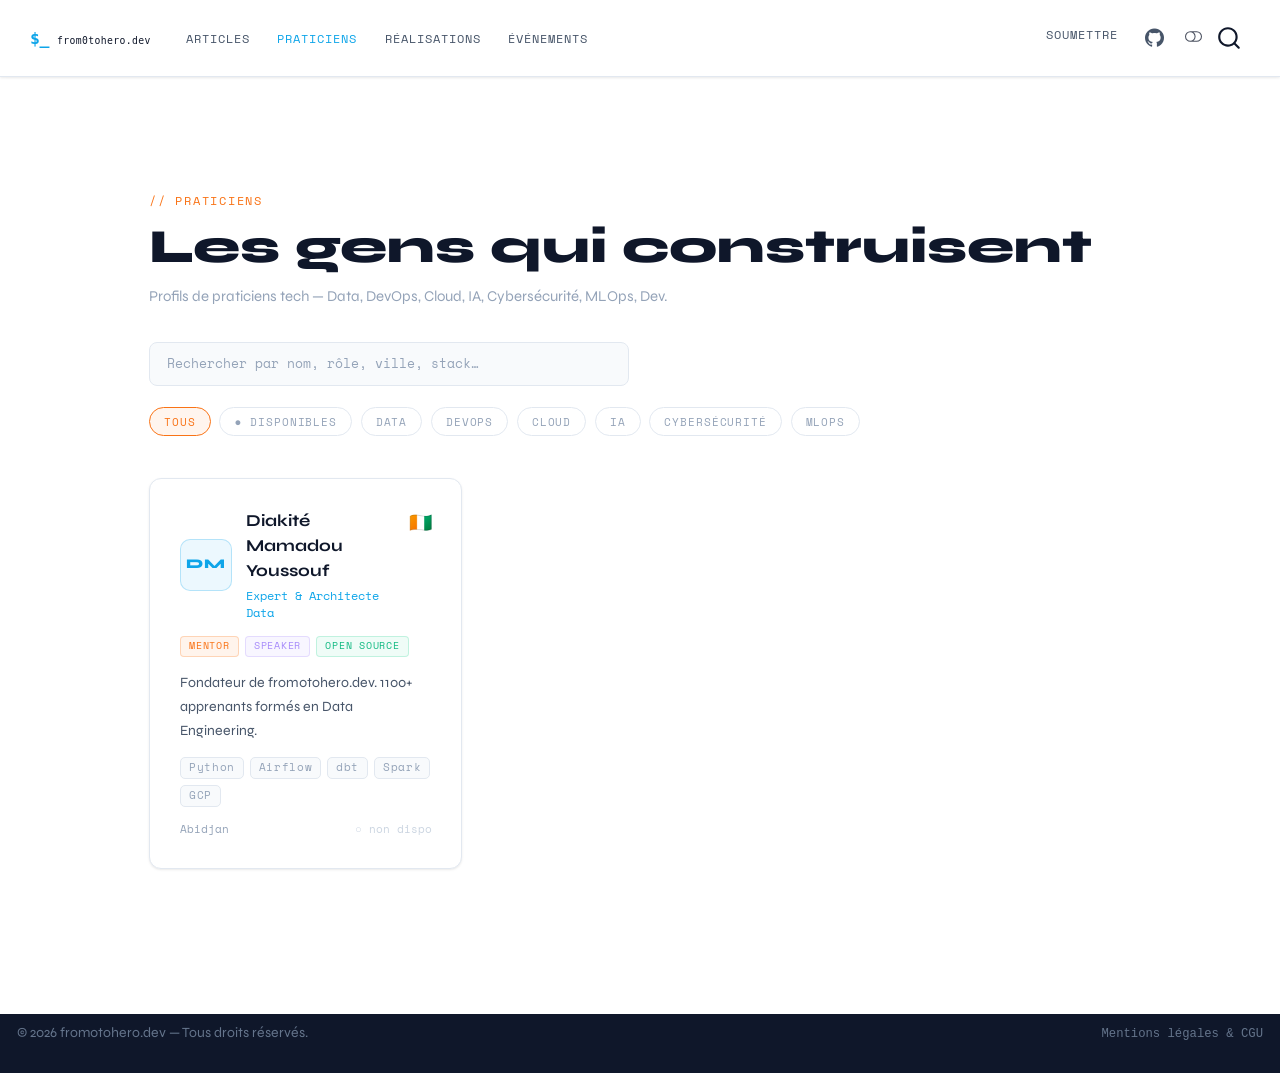
<file: docs/praticiens/index.html>
<!DOCTYPE html>
<html xmlns="http://www.w3.org/1999/xhtml" lang="fr" xml:lang="fr"><head>

<meta charset="utf-8">
<meta name="generator" content="quarto-1.9.36">

<meta name="viewport" content="width=device-width, initial-scale=1.0, user-scalable=yes">


<title>index – from0tohero.dev</title>
<style>
/* Default styles provided by pandoc.
** See https://pandoc.org/MANUAL.html#variables-for-html for config info.
*/
code{white-space: pre-wrap;}
span.smallcaps{font-variant: small-caps;}
div.columns{display: flex; gap: min(4vw, 1.5em);}
div.column{flex: auto; overflow-x: auto;}
div.hanging-indent{margin-left: 1.5em; text-indent: -1.5em;}
ul.task-list{list-style: none;}
ul.task-list li input[type="checkbox"] {
  width: 0.8em;
  margin: 0 0.8em 0.2em -1em; /* quarto-specific, see https://github.com/quarto-dev/quarto-cli/issues/4556 */ 
  vertical-align: middle;
}
</style>


<script src="../site_libs/quarto-nav/quarto-nav.js"></script>
<script src="../site_libs/clipboard/clipboard.min.js"></script>
<script src="../site_libs/quarto-search/autocomplete.umd.js"></script>
<script src="../site_libs/quarto-search/fuse.min.js"></script>
<script src="../site_libs/quarto-search/quarto-search.js"></script>
<meta name="quarto:offset" content="../">
<link href="../assets/img/favicon.svg" rel="icon" type="image/svg+xml">
<script src="../site_libs/quarto-html/quarto.js" type="module"></script>
<script src="../site_libs/quarto-html/tabsets/tabsets.js" type="module"></script>
<script src="../site_libs/quarto-html/popper.min.js"></script>
<script src="../site_libs/quarto-html/tippy.umd.min.js"></script>
<link href="../site_libs/quarto-html/tippy.css" rel="stylesheet">
<link href="../site_libs/quarto-html/quarto-syntax-highlighting-6455e7f669de2dd1a1df5401145d73d4.css" rel="stylesheet" class="quarto-color-scheme" id="quarto-text-highlighting-styles">
<link href="../site_libs/quarto-html/quarto-syntax-highlighting-dark-4c6e77581cbf6d39d2f9263c2660a0e2.css" rel="stylesheet" class="quarto-color-scheme quarto-color-alternate" id="quarto-text-highlighting-styles">
<link href="../site_libs/quarto-html/quarto-syntax-highlighting-6455e7f669de2dd1a1df5401145d73d4.css" rel="stylesheet" class="quarto-color-scheme-extra" id="quarto-text-highlighting-styles">
<script src="../site_libs/bootstrap/bootstrap.min.js"></script>
<link href="../site_libs/bootstrap/bootstrap-icons.css" rel="stylesheet">
<link href="../site_libs/bootstrap/bootstrap-13bc03c11edae9674d5e572fcdb93cdb.min.css" rel="stylesheet" append-hash="true" class="quarto-color-scheme" id="quarto-bootstrap" data-mode="light">
<link href="../site_libs/bootstrap/bootstrap-dark-bc447c807185b0314f97ba8f9e7fdb6e.min.css" rel="stylesheet" append-hash="true" class="quarto-color-scheme quarto-color-alternate" id="quarto-bootstrap" data-mode="light">
<link href="../site_libs/bootstrap/bootstrap-13bc03c11edae9674d5e572fcdb93cdb.min.css" rel="stylesheet" append-hash="true" class="quarto-color-scheme-extra" id="quarto-bootstrap" data-mode="light">
<script id="quarto-search-options" type="application/json">{
  "location": "navbar",
  "copy-button": false,
  "collapse-after": 3,
  "panel-placement": "end",
  "type": "overlay",
  "limit": 50,
  "keyboard-shortcut": [
    "f",
    "/",
    "s"
  ],
  "language": {
    "search-no-results-text": "Pas de résultats",
    "search-matching-documents-text": "documents trouvés",
    "search-copy-link-title": "Copier le lien vers la recherche",
    "search-hide-matches-text": "Cacher les correspondances additionnelles",
    "search-more-match-text": "correspondance de plus dans ce document",
    "search-more-matches-text": "correspondances de plus dans ce document",
    "search-clear-button-title": "Effacer",
    "search-text-placeholder": "",
    "search-detached-cancel-button-title": "Annuler",
    "search-submit-button-title": "Envoyer",
    "search-label": "Recherche"
  }
}</script>
<style>html{ scroll-behavior: smooth; }</style>



<link rel="stylesheet" href="../assets/css/custom.css">
<meta property="og:title" content="from0tohero.dev">
<meta property="og:description" content="La plateforme des praticiens">
<meta property="og:image" content="https://from0tohero.dev/praticiens/assets/img/og-banner.png">
<meta property="og:site_name" content="from0tohero.dev">
<meta name="twitter:title" content="from0tohero.dev">
<meta name="twitter:description" content="La plateforme des praticiens">
<meta name="twitter:image" content="https://from0tohero.dev/praticiens/assets/img/og-banner.png">
<meta name="twitter:card" content="summary_large_image">
</head>

<body class="nav-fixed quarto-light"><script id="quarto-html-before-body" type="application/javascript">
    const toggleBodyColorMode = (bsSheetEl) => {
      const mode = bsSheetEl.getAttribute("data-mode");
      const bodyEl = window.document.querySelector("body");
      if (mode === "dark") {
        bodyEl.classList.add("quarto-dark");
        bodyEl.classList.remove("quarto-light");
      } else {
        bodyEl.classList.add("quarto-light");
        bodyEl.classList.remove("quarto-dark");
      }
    }
    const toggleBodyColorPrimary = () => {
      const bsSheetEl = window.document.querySelector("link#quarto-bootstrap:not([rel=disabled-stylesheet])");
      if (bsSheetEl) {
        toggleBodyColorMode(bsSheetEl);
      }
    }
    const setColorSchemeToggle = (alternate) => {
      const toggles = window.document.querySelectorAll('.quarto-color-scheme-toggle');
      for (let i=0; i < toggles.length; i++) {
        const toggle = toggles[i];
        if (toggle) {
          if (alternate) {
            toggle.classList.add("alternate");
          } else {
            toggle.classList.remove("alternate");
          }
        }
      }
    };
    const toggleColorMode = (alternate) => {
      // Switch the stylesheets
      const primaryStylesheets = window.document.querySelectorAll('link.quarto-color-scheme:not(.quarto-color-alternate)');
      const alternateStylesheets = window.document.querySelectorAll('link.quarto-color-scheme.quarto-color-alternate');
      manageTransitions('#quarto-margin-sidebar .nav-link', false);
      if (alternate) {
        // note: dark is layered on light, we don't disable primary!
        enableStylesheet(alternateStylesheets);
        for (const sheetNode of alternateStylesheets) {
          if (sheetNode.id === "quarto-bootstrap") {
            toggleBodyColorMode(sheetNode);
          }
        }
      } else {
        disableStylesheet(alternateStylesheets);
        enableStylesheet(primaryStylesheets)
        toggleBodyColorPrimary();
      }
      manageTransitions('#quarto-margin-sidebar .nav-link', true);
      // Switch the toggles
      setColorSchemeToggle(alternate)
      // Hack to workaround the fact that safari doesn't
      // properly recolor the scrollbar when toggling (#1455)
      if (navigator.userAgent.indexOf('Safari') > 0 && navigator.userAgent.indexOf('Chrome') == -1) {
        manageTransitions("body", false);
        window.scrollTo(0, 1);
        setTimeout(() => {
          window.scrollTo(0, 0);
          manageTransitions("body", true);
        }, 40);
      }
    }
    const disableStylesheet = (stylesheets) => {
      for (let i=0; i < stylesheets.length; i++) {
        const stylesheet = stylesheets[i];
        stylesheet.rel = 'disabled-stylesheet';
      }
    }
    const enableStylesheet = (stylesheets) => {
      for (let i=0; i < stylesheets.length; i++) {
        const stylesheet = stylesheets[i];
        if(stylesheet.rel !== 'stylesheet') { // for Chrome, which will still FOUC without this check
          stylesheet.rel = 'stylesheet';
        }
      }
    }
    const manageTransitions = (selector, allowTransitions) => {
      const els = window.document.querySelectorAll(selector);
      for (let i=0; i < els.length; i++) {
        const el = els[i];
        if (allowTransitions) {
          el.classList.remove('notransition');
        } else {
          el.classList.add('notransition');
        }
      }
    }
    const isFileUrl = () => {
      return window.location.protocol === 'file:';
    }
    const hasAlternateSentinel = () => {
      let styleSentinel = getColorSchemeSentinel();
      if (styleSentinel !== null) {
        return styleSentinel === "alternate";
      } else {
        return false;
      }
    }
    const setStyleSentinel = (alternate) => {
      const value = alternate ? "alternate" : "default";
      if (!isFileUrl()) {
        window.localStorage.setItem("quarto-color-scheme", value);
      } else {
        localAlternateSentinel = value;
      }
    }
    const getColorSchemeSentinel = () => {
      if (!isFileUrl()) {
        const storageValue = window.localStorage.getItem("quarto-color-scheme");
        return storageValue != null ? storageValue : localAlternateSentinel;
      } else {
        return localAlternateSentinel;
      }
    }
    const toggleGiscusIfUsed = (isAlternate, darkModeDefault) => {
      const baseTheme = document.querySelector('#giscus-base-theme')?.value ?? 'light';
      const alternateTheme = document.querySelector('#giscus-alt-theme')?.value ?? 'dark';
      let newTheme = '';
      if(authorPrefersDark) {
        newTheme = isAlternate ? baseTheme : alternateTheme;
      } else {
        newTheme = isAlternate ? alternateTheme : baseTheme;
      }
      const changeGiscusTheme = () => {
        // From: https://github.com/giscus/giscus/issues/336
        const sendMessage = (message) => {
          const iframe = document.querySelector('iframe.giscus-frame');
          if (!iframe) return;
          iframe.contentWindow.postMessage({ giscus: message }, 'https://giscus.app');
        }
        sendMessage({
          setConfig: {
            theme: newTheme
          }
        });
      }
      const isGiscussLoaded = window.document.querySelector('iframe.giscus-frame') !== null;
      if (isGiscussLoaded) {
        changeGiscusTheme();
      }
    };
    const authorPrefersDark = false;
    const darkModeDefault = authorPrefersDark;
      document.querySelector('link#quarto-text-highlighting-styles.quarto-color-scheme-extra').rel = 'disabled-stylesheet';
      document.querySelector('link#quarto-bootstrap.quarto-color-scheme-extra').rel = 'disabled-stylesheet';
    let localAlternateSentinel = darkModeDefault ? 'alternate' : 'default';
    // Dark / light mode switch
    window.quartoToggleColorScheme = () => {
      // Read the current dark / light value
      let toAlternate = !hasAlternateSentinel();
      toggleColorMode(toAlternate);
      setStyleSentinel(toAlternate);
      toggleGiscusIfUsed(toAlternate, darkModeDefault);
      window.dispatchEvent(new Event('resize'));
    };
    // Switch to dark mode if need be
    if (hasAlternateSentinel()) {
      toggleColorMode(true);
    } else {
      toggleColorMode(false);
    }
  </script>

<div id="quarto-search-results"></div>
  <header id="quarto-header" class="headroom fixed-top">
    <nav class="navbar navbar-expand-lg " data-bs-theme="dark">
      <div class="navbar-container container-fluid">
      <div class="navbar-brand-container mx-auto">
    <a href="../index.html" class="navbar-brand navbar-brand-logo">
    <img src="../assets/img/logo.svg" alt="from0tohero.dev" class="navbar-logo light-content">
    <img src="../assets/img/logo.svg" alt="from0tohero.dev" class="navbar-logo dark-content">
    </a>
  </div>
            <div id="quarto-search" class="" title="Recherche"></div>
          <button class="navbar-toggler" type="button" data-bs-toggle="collapse" data-bs-target="#navbarCollapse" aria-controls="navbarCollapse" role="menu" aria-expanded="false" aria-label="Basculer la navigation" onclick="if (window.quartoToggleHeadroom) { window.quartoToggleHeadroom(); }">
  <span class="navbar-toggler-icon"></span>
</button>
          <div class="collapse navbar-collapse" id="navbarCollapse">
            <ul class="navbar-nav navbar-nav-scroll me-auto">
  <li class="nav-item">
    <a class="nav-link" href="../articles/index.html"> 
<span class="menu-text">Articles</span></a>
  </li>  
  <li class="nav-item">
    <a class="nav-link active" href="../praticiens/index.html" aria-current="page"> 
<span class="menu-text">Praticiens</span></a>
  </li>  
  <li class="nav-item">
    <a class="nav-link" href="../realisations/index.html"> 
<span class="menu-text">Réalisations</span></a>
  </li>  
  <li class="nav-item">
    <a class="nav-link" href="../evenements/index.html"> 
<span class="menu-text">Événements</span></a>
  </li>  
</ul>
            <ul class="navbar-nav navbar-nav-scroll ms-auto">
  <li class="nav-item">
    <a class="nav-link" href="../soumettre/index.html"> 
<span class="menu-text">Soumettre</span></a>
  </li>  
  <li class="nav-item compact">
    <a class="nav-link" href="https://github.com/diakite-data"> <i class="bi bi-github" role="img">
</i> 
<span class="menu-text"></span></a>
  </li>  
</ul>
          </div> <!-- /navcollapse -->
            <div class="quarto-navbar-tools">
  <a href="" class="quarto-color-scheme-toggle quarto-navigation-tool  px-1" onclick="window.quartoToggleColorScheme(); return false;" title="Basculer le mode sombre"><i class="bi"></i></a>
</div>
      </div> <!-- /container-fluid -->
    </nav>
</header>
<!-- content -->
<div id="quarto-content" class="quarto-container page-columns page-rows-contents page-layout-full page-navbar">
<!-- sidebar -->
<!-- margin-sidebar -->
    
<!-- main -->
<main class="content column-page" id="quarto-document-content"><header id="title-block-header" class="quarto-title-block"></header>





<link href="https://fonts.googleapis.com/css2?family=Syne:wght@400;700;800&amp;family=Space+Mono:wght@400;700&amp;display=swap" rel="stylesheet">

<div style="padding:4rem 6vw;max-width:1200px;margin:0 auto;">

  <div style="margin-bottom:2.5rem;">
    <span class="f-label" style="margin-bottom:.5rem;">// praticiens</span>
    <h1 style="font-family:'Syne',sans-serif;font-size:clamp(1.9rem,4vw,2.8rem);font-weight:800;color:var(--f-text-1);margin:.4rem 0 .6rem 0;">Les gens qui construisent</h1>
    <p style="color:var(--f-text-3);font-size:.88rem;margin:0 0 2rem 0;">Profils de praticiens tech — Data, DevOps, Cloud, IA, Cybersécurité, MLOps, Dev.</p>

    <input id="search-input" type="text" placeholder="Rechercher par nom, rôle, ville, stack…" oninput="renderPraticiens(getFiltered())" class="f-input" style="margin-bottom:1.25rem;">

    <div style="display:flex;flex-wrap:wrap;gap:.5rem;">
      <button class="filter-pill active" onclick="filterPraticiens('all', this)">Tous</button>
      <button class="filter-pill" onclick="filterPraticiens('open', this)">● Disponibles</button>
      <button class="filter-pill" onclick="filterPraticiens('data', this)">Data</button>
      <button class="filter-pill" onclick="filterPraticiens('devops', this)">DevOps</button>
      <button class="filter-pill" onclick="filterPraticiens('cloud', this)">Cloud</button>
      <button class="filter-pill" onclick="filterPraticiens('ia', this)">IA</button>
      <button class="filter-pill" onclick="filterPraticiens('cybersecurite', this)">Cybersécurité</button>
      <button class="filter-pill" onclick="filterPraticiens('mlops', this)">MLOps</button>
    </div>
  </div>

  <div id="praticiens-grid" style="display:grid;grid-template-columns:repeat(auto-fill,minmax(290px,1fr));gap:1.25rem;"></div>
  <p id="no-results" style="display:none;color:var(--f-text-3);font-family:'Space Mono',monospace;font-size:.85rem;margin-top:2rem;">Aucun praticien dans cette catégorie.</p>

</div>

<script>
const praticiens = [
  {
    slug:         "diakite",
    name:         "Diakité Mamadou Youssouf",
    role:         "Expert & Architecte Data",
    country:      "🇨🇮",
    city:         "Abidjan",
    stack:        ["Python", "Airflow", "dbt", "Spark", "GCP"],
    category:     "data",
    open_to_work: false,
    bio:          "Fondateur de from0tohero.dev. 1100+ apprenants formés en Data Engineering.",
    badges:       ["MENTOR", "SPEAKER", "OPEN SOURCE"]
  }
];

function renderPraticiens(list) {
  const grid = document.getElementById('praticiens-grid');
  const noRes = document.getElementById('no-results');
  if (!list.length) { grid.innerHTML = ''; noRes.style.display = 'block'; return; }
  noRes.style.display = 'none';

  const badges = {
    'MENTOR':      { color:'var(--f-orange)', border:'rgba(249,115,22,.25)', bg:'rgba(249,115,22,.08)' },
    'SPEAKER':     { color:'#a78bfa',         border:'rgba(167,139,250,.25)', bg:'rgba(167,139,250,.08)' },
    'OPEN SOURCE': { color:'var(--f-green)',   border:'rgba(52,211,153,.25)', bg:'rgba(52,211,153,.08)' },
    'CERTIFIÉ':    { color:'var(--f-sky)',      border:'var(--f-sky-border)',  bg:'var(--f-sky-bg)' }
  };

  grid.innerHTML = list.map(p => {
    const initials = p.name.split(' ').map(w => w[0]).join('').slice(0,2).toUpperCase();
    return `
    <a href="${p.slug}.html" class="f-card-link">
      <div class="f-card f-card-hover" style="display:flex;flex-direction:column;gap:.85rem;">

        <div style="display:flex;justify-content:space-between;align-items:flex-start;gap:1rem;">
          <div style="display:flex;align-items:center;gap:.85rem;">
            <div class="profile-avatar" style="width:52px;height:52px;font-size:.78rem;letter-spacing:.05em;border-radius:10px;">${initials}</div>
            <div>
              <p style="font-family:'Syne',sans-serif;font-size:.98rem;font-weight:700;color:var(--f-text-1);margin:0;">${p.name}</p>
              <p style="font-family:'Space Mono',monospace;font-size:.68rem;color:var(--f-sky);margin:.15rem 0 0 0;">${p.role}</p>
            </div>
          </div>
          <span style="font-size:1.1rem;flex-shrink:0;">${p.country}</span>
        </div>

        ${p.badges?.length ? `
        <div style="display:flex;flex-wrap:wrap;gap:.35rem;">
          ${p.badges.map(b => {
            const c = badges[b] || { color:'var(--f-text-3)', border:'var(--f-border)', bg:'var(--f-surface)' };
            return `<span style="font-family:'Space Mono',monospace;font-size:.58rem;letter-spacing:.08em;color:${c.color};border:1px solid ${c.border};background:${c.bg};padding:2px 8px;border-radius:4px;">${b}</span>`;
          }).join('')}
        </div>` : ''}

        <p style="font-size:.83rem;color:var(--f-text-2);line-height:1.7;margin:0;">${p.bio}</p>

        <div style="display:flex;flex-wrap:wrap;gap:.35rem;">
          ${p.stack.map(s => `<span class="f-tag">${s}</span>`).join('')}
        </div>

        <div style="display:flex;justify-content:space-between;align-items:center;">
          <span style="font-family:'Space Mono',monospace;font-size:.65rem;color:var(--f-text-3);">${p.city}</span>
          ${p.open_to_work
            ? `<span style="font-family:'Space Mono',monospace;font-size:.65rem;color:var(--f-green);display:inline-flex;align-items:center;gap:.35rem;"><span style="width:6px;height:6px;background:var(--f-green);border-radius:50%;display:inline-block;"></span>disponible</span>`
            : `<span style="font-family:'Space Mono',monospace;font-size:.65rem;color:var(--f-border-2);">○ non dispo</span>`
          }
        </div>

      </div>
    </a>`;
  }).join('');
}

let activeFilter = 'all';

function getFiltered() {
  const q = (document.getElementById('search-input')?.value || '').toLowerCase();
  let list = praticiens;
  if (activeFilter === 'open') list = list.filter(p => p.open_to_work);
  else if (activeFilter !== 'all') list = list.filter(p => p.category === activeFilter);
  if (q) list = list.filter(p =>
    p.name.toLowerCase().includes(q) ||
    p.role.toLowerCase().includes(q) ||
    p.city.toLowerCase().includes(q) ||
    p.stack.join(' ').toLowerCase().includes(q)
  );
  return list;
}

function filterPraticiens(filter, btn) {
  activeFilter = filter;
  document.querySelectorAll('.filter-pill').forEach(b => b.classList.remove('active'));
  btn.classList.add('active');
  renderPraticiens(getFiltered());
}

renderPraticiens(praticiens);
</script>



<a onclick="window.scrollTo(0, 0); return false;" role="button" id="quarto-back-to-top"><i class="bi bi-arrow-up"></i> Retour au sommet</a></main> <!-- /main -->

<script id="quarto-html-after-body" type="application/javascript">
  window.document.addEventListener("DOMContentLoaded", function (event) {
    // Ensure there is a toggle, if there isn't float one in the top right
    if (window.document.querySelector('.quarto-color-scheme-toggle') === null) {
      const a = window.document.createElement('a');
      a.classList.add('top-right');
      a.classList.add('quarto-color-scheme-toggle');
      a.href = "";
      a.onclick = function() { try { window.quartoToggleColorScheme(); } catch {} return false; };
      const i = window.document.createElement("i");
      i.classList.add('bi');
      a.appendChild(i);
      window.document.body.appendChild(a);
    }
    setColorSchemeToggle(hasAlternateSentinel())
    const isCodeAnnotation = (el) => {
      for (const clz of el.classList) {
        if (clz.startsWith('code-annotation-')) {                     
          return true;
        }
      }
      return false;
    }
    const onCopySuccess = function(e) {
      // button target
      const button = e.trigger;
      // don't keep focus
      button.blur();
      // flash "checked"
      button.classList.add('code-copy-button-checked');
      var currentTitle = button.getAttribute("title");
      button.setAttribute("title", "Copié");
      let tooltip;
      if (window.bootstrap) {
        button.setAttribute("data-bs-toggle", "tooltip");
        button.setAttribute("data-bs-placement", "left");
        button.setAttribute("data-bs-title", "Copié");
        tooltip = new bootstrap.Tooltip(button, 
          { trigger: "manual", 
            customClass: "code-copy-button-tooltip",
            offset: [0, -8]});
        tooltip.show();    
      }
      setTimeout(function() {
        if (tooltip) {
          tooltip.hide();
          button.removeAttribute("data-bs-title");
          button.removeAttribute("data-bs-toggle");
          button.removeAttribute("data-bs-placement");
        }
        button.setAttribute("title", currentTitle);
        button.classList.remove('code-copy-button-checked');
      }, 1000);
      // clear code selection
      e.clearSelection();
    }
    const getTextToCopy = function(trigger) {
      const outerScaffold = trigger.parentElement.cloneNode(true);
      const codeEl = outerScaffold.querySelector('code');
      for (const childEl of codeEl.children) {
        if (isCodeAnnotation(childEl)) {
          childEl.remove();
        }
      }
      return codeEl.innerText;
    }
    const clipboard = new window.ClipboardJS('.code-copy-button:not([data-in-quarto-modal])', {
      text: getTextToCopy
    });
    clipboard.on('success', onCopySuccess);
    if (window.document.getElementById('quarto-embedded-source-code-modal')) {
      const clipboardModal = new window.ClipboardJS('.code-copy-button[data-in-quarto-modal]', {
        text: getTextToCopy,
        container: window.document.getElementById('quarto-embedded-source-code-modal')
      });
      clipboardModal.on('success', onCopySuccess);
    }
      var localhostRegex = new RegExp(/^(?:http|https):\/\/localhost\:?[0-9]*\//);
      var mailtoRegex = new RegExp(/^mailto:/);
        var filterRegex = new RegExp("https:\/\/from0tohero\.dev");
      var isInternal = (href) => {
          return filterRegex.test(href) || localhostRegex.test(href) || mailtoRegex.test(href);
      }
      // Inspect non-navigation links and adorn them if external
     var links = window.document.querySelectorAll('a[href]:not(.nav-link):not(.navbar-brand):not(.toc-action):not(.sidebar-link):not(.sidebar-item-toggle):not(.pagination-link):not(.no-external):not([aria-hidden]):not(.dropdown-item):not(.quarto-navigation-tool):not(.about-link)');
      for (var i=0; i<links.length; i++) {
        const link = links[i];
        if (!isInternal(link.href)) {
          // undo the damage that might have been done by quarto-nav.js in the case of
          // links that we want to consider external
          if (link.dataset.originalHref !== undefined) {
            link.href = link.dataset.originalHref;
          }
        }
      }
    function tippyHover(el, contentFn, onTriggerFn, onUntriggerFn) {
      const config = {
        allowHTML: true,
        maxWidth: 500,
        delay: 100,
        arrow: false,
        appendTo: function(el) {
            return el.parentElement;
        },
        interactive: true,
        interactiveBorder: 10,
        theme: 'quarto',
        placement: 'bottom-start',
      };
      if (contentFn) {
        config.content = contentFn;
      }
      if (onTriggerFn) {
        config.onTrigger = onTriggerFn;
      }
      if (onUntriggerFn) {
        config.onUntrigger = onUntriggerFn;
      }
      window.tippy(el, config); 
    }
    const noterefs = window.document.querySelectorAll('a[role="doc-noteref"]');
    for (var i=0; i<noterefs.length; i++) {
      const ref = noterefs[i];
      tippyHover(ref, function() {
        // use id or data attribute instead here
        let href = ref.getAttribute('data-footnote-href') || ref.getAttribute('href');
        try { href = new URL(href).hash; } catch {}
        const id = href.replace(/^#\/?/, "");
        const note = window.document.getElementById(id);
        if (note) {
          return note.innerHTML;
        } else {
          return "";
        }
      });
    }
    const xrefs = window.document.querySelectorAll('a.quarto-xref');
    const processXRef = (id, note) => {
      // Strip column container classes
      const stripColumnClz = (el) => {
        el.classList.remove("page-full", "page-columns");
        if (el.children) {
          for (const child of el.children) {
            stripColumnClz(child);
          }
        }
      }
      stripColumnClz(note)
      if (id === null || id.startsWith('sec-')) {
        // Special case sections, only their first couple elements
        const container = document.createElement("div");
        if (note.children && note.children.length > 2) {
          container.appendChild(note.children[0].cloneNode(true));
          for (let i = 1; i < note.children.length; i++) {
            const child = note.children[i];
            if (child.tagName === "P" && child.innerText === "") {
              continue;
            } else {
              container.appendChild(child.cloneNode(true));
              break;
            }
          }
          if (window.Quarto?.typesetMath) {
            window.Quarto.typesetMath(container);
          }
          return container.innerHTML
        } else {
          if (window.Quarto?.typesetMath) {
            window.Quarto.typesetMath(note);
          }
          return note.innerHTML;
        }
      } else {
        // Remove any anchor links if they are present
        const anchorLink = note.querySelector('a.anchorjs-link');
        if (anchorLink) {
          anchorLink.remove();
        }
        if (window.Quarto?.typesetMath) {
          window.Quarto.typesetMath(note);
        }
        if (note.classList.contains("callout")) {
          return note.outerHTML;
        } else {
          return note.innerHTML;
        }
      }
    }
    for (var i=0; i<xrefs.length; i++) {
      const xref = xrefs[i];
      tippyHover(xref, undefined, function(instance) {
        instance.disable();
        let url = xref.getAttribute('href');
        let hash = undefined; 
        if (url.startsWith('#')) {
          hash = url;
        } else {
          try { hash = new URL(url).hash; } catch {}
        }
        if (hash) {
          const id = hash.replace(/^#\/?/, "");
          const note = window.document.getElementById(id);
          if (note !== null) {
            try {
              const html = processXRef(id, note.cloneNode(true));
              instance.setContent(html);
            } finally {
              instance.enable();
              instance.show();
            }
          } else {
            // See if we can fetch this
            fetch(url.split('#')[0])
            .then(res => res.text())
            .then(html => {
              const parser = new DOMParser();
              const htmlDoc = parser.parseFromString(html, "text/html");
              const note = htmlDoc.getElementById(id);
              if (note !== null) {
                const html = processXRef(id, note);
                instance.setContent(html);
              } 
            }).finally(() => {
              instance.enable();
              instance.show();
            });
          }
        } else {
          // See if we can fetch a full url (with no hash to target)
          // This is a special case and we should probably do some content thinning / targeting
          fetch(url)
          .then(res => res.text())
          .then(html => {
            const parser = new DOMParser();
            const htmlDoc = parser.parseFromString(html, "text/html");
            const note = htmlDoc.querySelector('main.content');
            if (note !== null) {
              // This should only happen for chapter cross references
              // (since there is no id in the URL)
              // remove the first header
              if (note.children.length > 0 && note.children[0].tagName === "HEADER") {
                note.children[0].remove();
              }
              const html = processXRef(null, note);
              instance.setContent(html);
            } 
          }).finally(() => {
            instance.enable();
            instance.show();
          });
        }
      }, function(instance) {
      });
    }
        let selectedAnnoteEl;
        const selectorForAnnotation = ( cell, annotation) => {
          let cellAttr = 'data-code-cell="' + cell + '"';
          let lineAttr = 'data-code-annotation="' +  annotation + '"';
          const selector = 'span[' + cellAttr + '][' + lineAttr + ']';
          return selector;
        }
        const selectCodeLines = (annoteEl) => {
          const doc = window.document;
          const targetCell = annoteEl.getAttribute("data-target-cell");
          const targetAnnotation = annoteEl.getAttribute("data-target-annotation");
          const annoteSpan = window.document.querySelector(selectorForAnnotation(targetCell, targetAnnotation));
          const lines = annoteSpan.getAttribute("data-code-lines").split(",");
          const lineIds = lines.map((line) => {
            return targetCell + "-" + line;
          })
          let top = null;
          let height = null;
          let parent = null;
          if (lineIds.length > 0) {
              //compute the position of the single el (top and bottom and make a div)
              const el = window.document.getElementById(lineIds[0]);
              top = el.offsetTop;
              height = el.offsetHeight;
              parent = el.parentElement.parentElement;
            if (lineIds.length > 1) {
              const lastEl = window.document.getElementById(lineIds[lineIds.length - 1]);
              const bottom = lastEl.offsetTop + lastEl.offsetHeight;
              height = bottom - top;
            }
            if (top !== null && height !== null && parent !== null) {
              // cook up a div (if necessary) and position it 
              let div = window.document.getElementById("code-annotation-line-highlight");
              if (div === null) {
                div = window.document.createElement("div");
                div.setAttribute("id", "code-annotation-line-highlight");
                div.style.position = 'absolute';
                parent.appendChild(div);
              }
              div.style.top = top - 2 + "px";
              div.style.height = height + 4 + "px";
              div.style.left = 0;
              let gutterDiv = window.document.getElementById("code-annotation-line-highlight-gutter");
              if (gutterDiv === null) {
                gutterDiv = window.document.createElement("div");
                gutterDiv.setAttribute("id", "code-annotation-line-highlight-gutter");
                gutterDiv.style.position = 'absolute';
                const codeCell = window.document.getElementById(targetCell);
                const gutter = codeCell.querySelector('.code-annotation-gutter');
                gutter.appendChild(gutterDiv);
              }
              gutterDiv.style.top = top - 2 + "px";
              gutterDiv.style.height = height + 4 + "px";
            }
            selectedAnnoteEl = annoteEl;
          }
        };
        const unselectCodeLines = () => {
          const elementsIds = ["code-annotation-line-highlight", "code-annotation-line-highlight-gutter"];
          elementsIds.forEach((elId) => {
            const div = window.document.getElementById(elId);
            if (div) {
              div.remove();
            }
          });
          selectedAnnoteEl = undefined;
        };
          // Handle positioning of the toggle
      window.addEventListener(
        "resize",
        throttle(() => {
          elRect = undefined;
          if (selectedAnnoteEl) {
            selectCodeLines(selectedAnnoteEl);
          }
        }, 10)
      );
      function throttle(fn, ms) {
      let throttle = false;
      let timer;
        return (...args) => {
          if(!throttle) { // first call gets through
              fn.apply(this, args);
              throttle = true;
          } else { // all the others get throttled
              if(timer) clearTimeout(timer); // cancel #2
              timer = setTimeout(() => {
                fn.apply(this, args);
                timer = throttle = false;
              }, ms);
          }
        };
      }
        // Attach click handler to the DT
        const annoteDls = window.document.querySelectorAll('dt[data-target-cell]');
        for (const annoteDlNode of annoteDls) {
          annoteDlNode.addEventListener('click', (event) => {
            const clickedEl = event.target;
            if (clickedEl !== selectedAnnoteEl) {
              unselectCodeLines();
              const activeEl = window.document.querySelector('dt[data-target-cell].code-annotation-active');
              if (activeEl) {
                activeEl.classList.remove('code-annotation-active');
              }
              selectCodeLines(clickedEl);
              clickedEl.classList.add('code-annotation-active');
            } else {
              // Unselect the line
              unselectCodeLines();
              clickedEl.classList.remove('code-annotation-active');
            }
          });
        }
    const findCites = (el) => {
      const parentEl = el.parentElement;
      if (parentEl) {
        const cites = parentEl.dataset.cites;
        if (cites) {
          return {
            el,
            cites: cites.split(' ')
          };
        } else {
          return findCites(el.parentElement)
        }
      } else {
        return undefined;
      }
    };
    var bibliorefs = window.document.querySelectorAll('a[role="doc-biblioref"]');
    for (var i=0; i<bibliorefs.length; i++) {
      const ref = bibliorefs[i];
      const citeInfo = findCites(ref);
      if (citeInfo) {
        tippyHover(citeInfo.el, function() {
          var popup = window.document.createElement('div');
          citeInfo.cites.forEach(function(cite) {
            var citeDiv = window.document.createElement('div');
            citeDiv.classList.add('hanging-indent');
            citeDiv.classList.add('csl-entry');
            var biblioDiv = window.document.getElementById('ref-' + cite);
            if (biblioDiv) {
              citeDiv.innerHTML = biblioDiv.innerHTML;
            }
            popup.appendChild(citeDiv);
          });
          return popup.innerHTML;
        });
      }
    }
  });
  </script>
</div> <!-- /content -->
<footer class="footer">
  <div class="nav-footer">
    <div class="nav-footer-left">
<p>© 2026 from0tohero.dev — Tous droits réservés.</p>
</div>   
    <div class="nav-footer-center">
      &nbsp;
    </div>
    <div class="nav-footer-right">
<p><a href="../legal/index.html" style="color:#64748b;text-decoration:none;font-size:.72rem;font-family:monospace;">Mentions légales &amp; CGU</a></p>
</div>
  </div>
</footer>




<script src="../site_libs/quarto-html/zenscroll-min.js"></script>
</body></html>
</file>
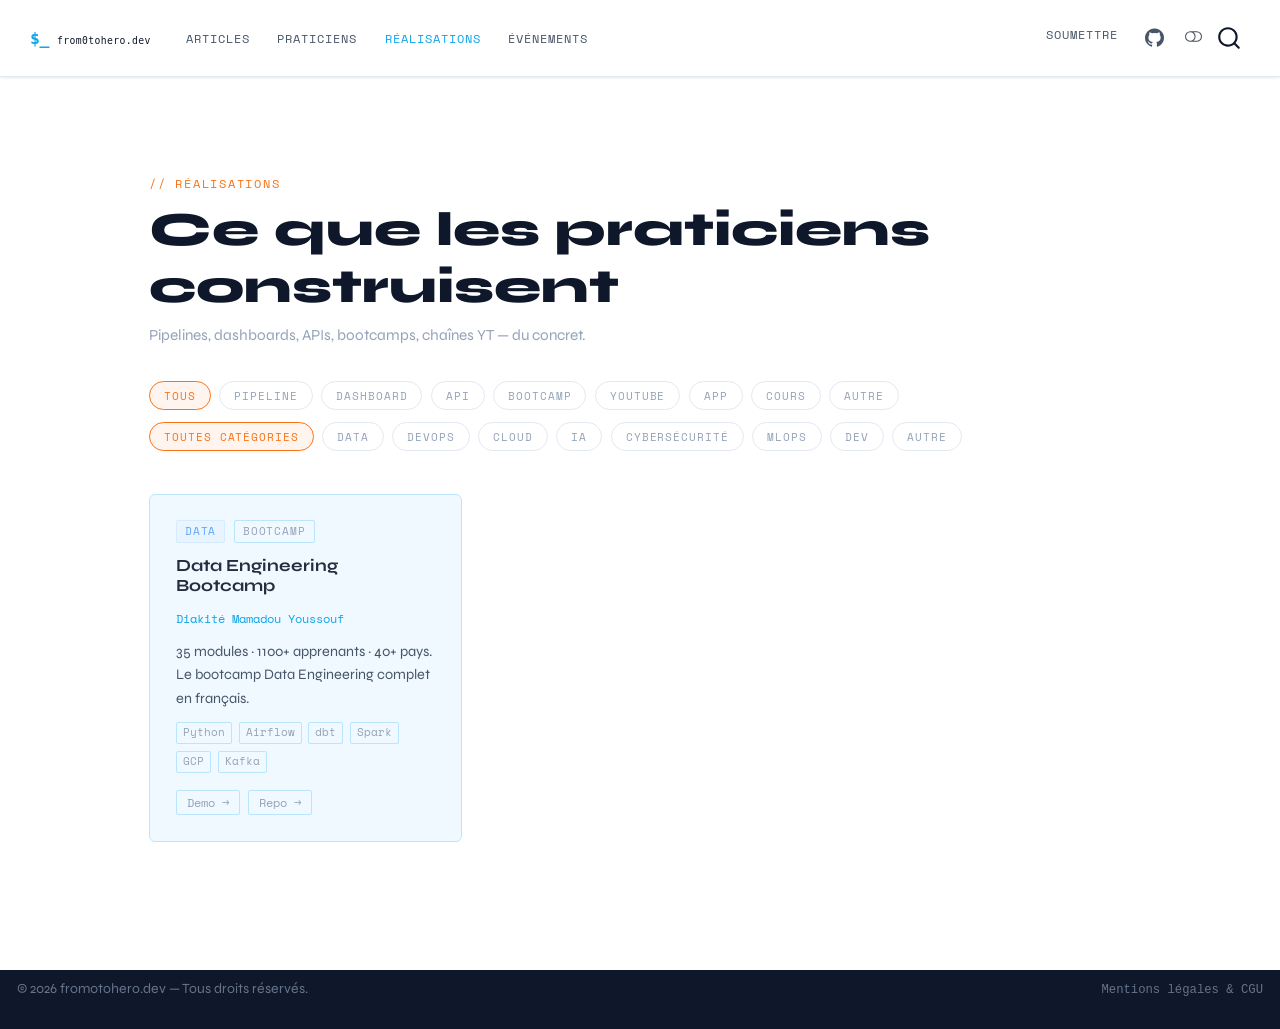
<file: docs/realisations/index.html>
<!DOCTYPE html>
<html xmlns="http://www.w3.org/1999/xhtml" lang="fr" xml:lang="fr"><head>

<meta charset="utf-8">
<meta name="generator" content="quarto-1.9.36">

<meta name="viewport" content="width=device-width, initial-scale=1.0, user-scalable=yes">


<title>index – from0tohero.dev</title>
<style>
/* Default styles provided by pandoc.
** See https://pandoc.org/MANUAL.html#variables-for-html for config info.
*/
code{white-space: pre-wrap;}
span.smallcaps{font-variant: small-caps;}
div.columns{display: flex; gap: min(4vw, 1.5em);}
div.column{flex: auto; overflow-x: auto;}
div.hanging-indent{margin-left: 1.5em; text-indent: -1.5em;}
ul.task-list{list-style: none;}
ul.task-list li input[type="checkbox"] {
  width: 0.8em;
  margin: 0 0.8em 0.2em -1em; /* quarto-specific, see https://github.com/quarto-dev/quarto-cli/issues/4556 */ 
  vertical-align: middle;
}
</style>


<script src="../site_libs/quarto-nav/quarto-nav.js"></script>
<script src="../site_libs/clipboard/clipboard.min.js"></script>
<script src="../site_libs/quarto-search/autocomplete.umd.js"></script>
<script src="../site_libs/quarto-search/fuse.min.js"></script>
<script src="../site_libs/quarto-search/quarto-search.js"></script>
<meta name="quarto:offset" content="../">
<link href="../assets/img/favicon.svg" rel="icon" type="image/svg+xml">
<script src="../site_libs/quarto-html/quarto.js" type="module"></script>
<script src="../site_libs/quarto-html/tabsets/tabsets.js" type="module"></script>
<script src="../site_libs/quarto-html/popper.min.js"></script>
<script src="../site_libs/quarto-html/tippy.umd.min.js"></script>
<link href="../site_libs/quarto-html/tippy.css" rel="stylesheet">
<link href="../site_libs/quarto-html/quarto-syntax-highlighting-6455e7f669de2dd1a1df5401145d73d4.css" rel="stylesheet" class="quarto-color-scheme" id="quarto-text-highlighting-styles">
<link href="../site_libs/quarto-html/quarto-syntax-highlighting-dark-4c6e77581cbf6d39d2f9263c2660a0e2.css" rel="stylesheet" class="quarto-color-scheme quarto-color-alternate" id="quarto-text-highlighting-styles">
<link href="../site_libs/quarto-html/quarto-syntax-highlighting-6455e7f669de2dd1a1df5401145d73d4.css" rel="stylesheet" class="quarto-color-scheme-extra" id="quarto-text-highlighting-styles">
<script src="../site_libs/bootstrap/bootstrap.min.js"></script>
<link href="../site_libs/bootstrap/bootstrap-icons.css" rel="stylesheet">
<link href="../site_libs/bootstrap/bootstrap-13bc03c11edae9674d5e572fcdb93cdb.min.css" rel="stylesheet" append-hash="true" class="quarto-color-scheme" id="quarto-bootstrap" data-mode="light">
<link href="../site_libs/bootstrap/bootstrap-dark-bc447c807185b0314f97ba8f9e7fdb6e.min.css" rel="stylesheet" append-hash="true" class="quarto-color-scheme quarto-color-alternate" id="quarto-bootstrap" data-mode="light">
<link href="../site_libs/bootstrap/bootstrap-13bc03c11edae9674d5e572fcdb93cdb.min.css" rel="stylesheet" append-hash="true" class="quarto-color-scheme-extra" id="quarto-bootstrap" data-mode="light">
<script id="quarto-search-options" type="application/json">{
  "location": "navbar",
  "copy-button": false,
  "collapse-after": 3,
  "panel-placement": "end",
  "type": "overlay",
  "limit": 50,
  "keyboard-shortcut": [
    "f",
    "/",
    "s"
  ],
  "language": {
    "search-no-results-text": "Pas de résultats",
    "search-matching-documents-text": "documents trouvés",
    "search-copy-link-title": "Copier le lien vers la recherche",
    "search-hide-matches-text": "Cacher les correspondances additionnelles",
    "search-more-match-text": "correspondance de plus dans ce document",
    "search-more-matches-text": "correspondances de plus dans ce document",
    "search-clear-button-title": "Effacer",
    "search-text-placeholder": "",
    "search-detached-cancel-button-title": "Annuler",
    "search-submit-button-title": "Envoyer",
    "search-label": "Recherche"
  }
}</script>
<style>html{ scroll-behavior: smooth; }</style>



<link rel="stylesheet" href="../assets/css/custom.css">
<meta property="og:title" content="from0tohero.dev">
<meta property="og:description" content="La plateforme des praticiens">
<meta property="og:image" content="https://from0tohero.dev/realisations/assets/img/og-banner.png">
<meta property="og:site_name" content="from0tohero.dev">
<meta name="twitter:title" content="from0tohero.dev">
<meta name="twitter:description" content="La plateforme des praticiens">
<meta name="twitter:image" content="https://from0tohero.dev/realisations/assets/img/og-banner.png">
<meta name="twitter:card" content="summary_large_image">
</head>

<body class="nav-fixed quarto-light"><script id="quarto-html-before-body" type="application/javascript">
    const toggleBodyColorMode = (bsSheetEl) => {
      const mode = bsSheetEl.getAttribute("data-mode");
      const bodyEl = window.document.querySelector("body");
      if (mode === "dark") {
        bodyEl.classList.add("quarto-dark");
        bodyEl.classList.remove("quarto-light");
      } else {
        bodyEl.classList.add("quarto-light");
        bodyEl.classList.remove("quarto-dark");
      }
    }
    const toggleBodyColorPrimary = () => {
      const bsSheetEl = window.document.querySelector("link#quarto-bootstrap:not([rel=disabled-stylesheet])");
      if (bsSheetEl) {
        toggleBodyColorMode(bsSheetEl);
      }
    }
    const setColorSchemeToggle = (alternate) => {
      const toggles = window.document.querySelectorAll('.quarto-color-scheme-toggle');
      for (let i=0; i < toggles.length; i++) {
        const toggle = toggles[i];
        if (toggle) {
          if (alternate) {
            toggle.classList.add("alternate");
          } else {
            toggle.classList.remove("alternate");
          }
        }
      }
    };
    const toggleColorMode = (alternate) => {
      // Switch the stylesheets
      const primaryStylesheets = window.document.querySelectorAll('link.quarto-color-scheme:not(.quarto-color-alternate)');
      const alternateStylesheets = window.document.querySelectorAll('link.quarto-color-scheme.quarto-color-alternate');
      manageTransitions('#quarto-margin-sidebar .nav-link', false);
      if (alternate) {
        // note: dark is layered on light, we don't disable primary!
        enableStylesheet(alternateStylesheets);
        for (const sheetNode of alternateStylesheets) {
          if (sheetNode.id === "quarto-bootstrap") {
            toggleBodyColorMode(sheetNode);
          }
        }
      } else {
        disableStylesheet(alternateStylesheets);
        enableStylesheet(primaryStylesheets)
        toggleBodyColorPrimary();
      }
      manageTransitions('#quarto-margin-sidebar .nav-link', true);
      // Switch the toggles
      setColorSchemeToggle(alternate)
      // Hack to workaround the fact that safari doesn't
      // properly recolor the scrollbar when toggling (#1455)
      if (navigator.userAgent.indexOf('Safari') > 0 && navigator.userAgent.indexOf('Chrome') == -1) {
        manageTransitions("body", false);
        window.scrollTo(0, 1);
        setTimeout(() => {
          window.scrollTo(0, 0);
          manageTransitions("body", true);
        }, 40);
      }
    }
    const disableStylesheet = (stylesheets) => {
      for (let i=0; i < stylesheets.length; i++) {
        const stylesheet = stylesheets[i];
        stylesheet.rel = 'disabled-stylesheet';
      }
    }
    const enableStylesheet = (stylesheets) => {
      for (let i=0; i < stylesheets.length; i++) {
        const stylesheet = stylesheets[i];
        if(stylesheet.rel !== 'stylesheet') { // for Chrome, which will still FOUC without this check
          stylesheet.rel = 'stylesheet';
        }
      }
    }
    const manageTransitions = (selector, allowTransitions) => {
      const els = window.document.querySelectorAll(selector);
      for (let i=0; i < els.length; i++) {
        const el = els[i];
        if (allowTransitions) {
          el.classList.remove('notransition');
        } else {
          el.classList.add('notransition');
        }
      }
    }
    const isFileUrl = () => {
      return window.location.protocol === 'file:';
    }
    const hasAlternateSentinel = () => {
      let styleSentinel = getColorSchemeSentinel();
      if (styleSentinel !== null) {
        return styleSentinel === "alternate";
      } else {
        return false;
      }
    }
    const setStyleSentinel = (alternate) => {
      const value = alternate ? "alternate" : "default";
      if (!isFileUrl()) {
        window.localStorage.setItem("quarto-color-scheme", value);
      } else {
        localAlternateSentinel = value;
      }
    }
    const getColorSchemeSentinel = () => {
      if (!isFileUrl()) {
        const storageValue = window.localStorage.getItem("quarto-color-scheme");
        return storageValue != null ? storageValue : localAlternateSentinel;
      } else {
        return localAlternateSentinel;
      }
    }
    const toggleGiscusIfUsed = (isAlternate, darkModeDefault) => {
      const baseTheme = document.querySelector('#giscus-base-theme')?.value ?? 'light';
      const alternateTheme = document.querySelector('#giscus-alt-theme')?.value ?? 'dark';
      let newTheme = '';
      if(authorPrefersDark) {
        newTheme = isAlternate ? baseTheme : alternateTheme;
      } else {
        newTheme = isAlternate ? alternateTheme : baseTheme;
      }
      const changeGiscusTheme = () => {
        // From: https://github.com/giscus/giscus/issues/336
        const sendMessage = (message) => {
          const iframe = document.querySelector('iframe.giscus-frame');
          if (!iframe) return;
          iframe.contentWindow.postMessage({ giscus: message }, 'https://giscus.app');
        }
        sendMessage({
          setConfig: {
            theme: newTheme
          }
        });
      }
      const isGiscussLoaded = window.document.querySelector('iframe.giscus-frame') !== null;
      if (isGiscussLoaded) {
        changeGiscusTheme();
      }
    };
    const authorPrefersDark = false;
    const darkModeDefault = authorPrefersDark;
      document.querySelector('link#quarto-text-highlighting-styles.quarto-color-scheme-extra').rel = 'disabled-stylesheet';
      document.querySelector('link#quarto-bootstrap.quarto-color-scheme-extra').rel = 'disabled-stylesheet';
    let localAlternateSentinel = darkModeDefault ? 'alternate' : 'default';
    // Dark / light mode switch
    window.quartoToggleColorScheme = () => {
      // Read the current dark / light value
      let toAlternate = !hasAlternateSentinel();
      toggleColorMode(toAlternate);
      setStyleSentinel(toAlternate);
      toggleGiscusIfUsed(toAlternate, darkModeDefault);
      window.dispatchEvent(new Event('resize'));
    };
    // Switch to dark mode if need be
    if (hasAlternateSentinel()) {
      toggleColorMode(true);
    } else {
      toggleColorMode(false);
    }
  </script>

<div id="quarto-search-results"></div>
  <header id="quarto-header" class="headroom fixed-top">
    <nav class="navbar navbar-expand-lg " data-bs-theme="dark">
      <div class="navbar-container container-fluid">
      <div class="navbar-brand-container mx-auto">
    <a href="../index.html" class="navbar-brand navbar-brand-logo">
    <img src="../assets/img/logo.svg" alt="from0tohero.dev" class="navbar-logo light-content">
    <img src="../assets/img/logo.svg" alt="from0tohero.dev" class="navbar-logo dark-content">
    </a>
  </div>
            <div id="quarto-search" class="" title="Recherche"></div>
          <button class="navbar-toggler" type="button" data-bs-toggle="collapse" data-bs-target="#navbarCollapse" aria-controls="navbarCollapse" role="menu" aria-expanded="false" aria-label="Basculer la navigation" onclick="if (window.quartoToggleHeadroom) { window.quartoToggleHeadroom(); }">
  <span class="navbar-toggler-icon"></span>
</button>
          <div class="collapse navbar-collapse" id="navbarCollapse">
            <ul class="navbar-nav navbar-nav-scroll me-auto">
  <li class="nav-item">
    <a class="nav-link" href="../articles/index.html"> 
<span class="menu-text">Articles</span></a>
  </li>  
  <li class="nav-item">
    <a class="nav-link" href="../praticiens/index.html"> 
<span class="menu-text">Praticiens</span></a>
  </li>  
  <li class="nav-item">
    <a class="nav-link active" href="../realisations/index.html" aria-current="page"> 
<span class="menu-text">Réalisations</span></a>
  </li>  
  <li class="nav-item">
    <a class="nav-link" href="../evenements/index.html"> 
<span class="menu-text">Événements</span></a>
  </li>  
</ul>
            <ul class="navbar-nav navbar-nav-scroll ms-auto">
  <li class="nav-item">
    <a class="nav-link" href="../soumettre/index.html"> 
<span class="menu-text">Soumettre</span></a>
  </li>  
  <li class="nav-item compact">
    <a class="nav-link" href="https://github.com/diakite-data"> <i class="bi bi-github" role="img">
</i> 
<span class="menu-text"></span></a>
  </li>  
</ul>
          </div> <!-- /navcollapse -->
            <div class="quarto-navbar-tools">
  <a href="" class="quarto-color-scheme-toggle quarto-navigation-tool  px-1" onclick="window.quartoToggleColorScheme(); return false;" title="Basculer le mode sombre"><i class="bi"></i></a>
</div>
      </div> <!-- /container-fluid -->
    </nav>
</header>
<!-- content -->
<div id="quarto-content" class="quarto-container page-columns page-rows-contents page-layout-full page-navbar">
<!-- sidebar -->
<!-- margin-sidebar -->
    
<!-- main -->
<main class="content column-page" id="quarto-document-content"><header id="title-block-header" class="quarto-title-block"></header>





<div style="padding:3rem 6vw; max-width:1200px; margin:0 auto;">

  <div style="margin-bottom:2.5rem;">
    <span class="f-label" style="margin-bottom:0.5rem;">// réalisations</span>
    <h1 style="font-family:'Syne',sans-serif; font-size:clamp(1.8rem,4vw,2.8rem); font-weight:800; color:#0f172a; margin:0 0 0.5rem 0;">Ce que les praticiens construisent</h1>
    <p style="color:#94a3b8; font-size:0.9rem; margin:0 0 2rem 0;">Pipelines, dashboards, APIs, bootcamps, chaînes YT — du concret.</p>

    <!-- Filtres type -->
    <div style="display:flex;flex-wrap:wrap;gap:.5rem;margin-bottom:.75rem;">
      <button class="filter-pill active btn-type" onclick="filter('type','all',this)">Tous</button>
      <button class="filter-pill btn-type" onclick="filter('type','pipeline',this)">Pipeline</button>
      <button class="filter-pill btn-type" onclick="filter('type','dashboard',this)">Dashboard</button>
      <button class="filter-pill btn-type" onclick="filter('type','api',this)">API</button>
      <button class="filter-pill btn-type" onclick="filter('type','bootcamp',this)">Bootcamp</button>
      <button class="filter-pill btn-type" onclick="filter('type','youtube',this)">YouTube</button>
      <button class="filter-pill btn-type" onclick="filter('type','app',this)">App</button>
      <button class="filter-pill btn-type" onclick="filter('type','cours',this)">Cours</button>
      <button class="filter-pill btn-type" onclick="filter('type','autre',this)">Autre</button>
    </div>

    <!-- Filtres catégorie -->
    <div style="display:flex;flex-wrap:wrap;gap:.5rem;">
      <button class="filter-pill active btn-cat" onclick="filter('cat','all',this)">Toutes catégories</button>
      <button class="filter-pill btn-cat" onclick="filter('cat','data',this)">Data</button>
      <button class="filter-pill btn-cat" onclick="filter('cat','devops',this)">DevOps</button>
      <button class="filter-pill btn-cat" onclick="filter('cat','cloud',this)">Cloud</button>
      <button class="filter-pill btn-cat" onclick="filter('cat','ia',this)">IA</button>
      <button class="filter-pill btn-cat" onclick="filter('cat','cyber',this)">Cybersécurité</button>
      <button class="filter-pill btn-cat" onclick="filter('cat','mlops',this)">MLOps</button>
      <button class="filter-pill btn-cat" onclick="filter('cat','dev',this)">Dev</button>
      <button class="filter-pill btn-cat" onclick="filter('cat','autre',this)">Autre</button>
    </div>
  </div>

  <div id="realisations-grid" style="display:grid; grid-template-columns:repeat(auto-fill,minmax(300px,1fr)); gap:1.25rem;"></div>
  <p id="no-results" style="display:none; color:#94a3b8; font-family:'Space Mono',monospace; font-size:0.85rem; margin-top:2rem;">Aucune réalisation pour ces filtres.</p>

</div>

<script>
const realisations = [
  {
    slug:      "data-engineering-bootcamp",
    title:     "Data Engineering Bootcamp",
    praticien: "Diakité Mamadou Youssouf",
    praticien_slug: "diakite",
    category:  "data",
    type:      "bootcamp",
    stack:     ["Python", "Airflow", "dbt", "Spark", "GCP", "Kafka"],
    date:      "2023-01",
    demo_url:  "https://diakite-data.github.io/data-engineering-bootcamp/",
    repo_url:  "https://github.com/diakite-data/data-engineering-bootcamp",
    excerpt:   "35 modules · 1100+ apprenants · 40+ pays. Le bootcamp Data Engineering complet en français."
  }
];

let activeType = 'all';
let activeCat  = 'all';

const typeLabels = {
  pipeline:    'Pipeline',
  dashboard:   'Dashboard',
  api:         'API',
  bootcamp:    'Bootcamp',
  youtube:     'YouTube',
  app:         'App',
  cours:       'Cours',
  podcast:     'Podcast',
  newsletter:  'Newsletter',
  blog:        'Blog',
  autre:       'Autre'
};

const catColors = {
  data:   { color:'#60a5fa', bg:'#60a5fa0d', border:'#60a5fa22' },
  devops: { color:'#34d399', bg:'#34d3990d', border:'#34d39922' },
  cloud:  { color:'#a78bfa', bg:'#a78bfa0d', border:'#a78bfa22' },
  ia:     { color:'#f97316', bg:'#f973160d', border:'#f9731622' },
  cyber:  { color:'#ff4560', bg:'#ff45600d', border:'#ff456022' },
  mlops:  { color:'#fb923c', bg:'#fb923c0d', border:'#fb923c22' },
  dev:    { color:'#f472b6', bg:'#f472b60d', border:'#f472b622' },
  autre:  { color:'#475569', bg:'#4755690d', border:'#47556922' },
};

function renderRealisations(list) {
  const grid  = document.getElementById('realisations-grid');
  const noRes = document.getElementById('no-results');
  if (!list.length) { grid.innerHTML = ''; noRes.style.display = 'block'; return; }
  noRes.style.display = 'none';
  grid.innerHTML = list.map(r => {
    const c = catColors[r.category] || catColors.data;
    const links = [];
    if (r.demo_url) links.push(`<a href="${r.demo_url}" target="_blank" style="font-family:'Space Mono',monospace; font-size:0.68rem; color:#94a3b8; border:1px solid #bae6fd; padding:3px 10px; border-radius:2px; text-decoration:none;">Demo →</a>`);
    if (r.repo_url) links.push(`<a href="${r.repo_url}" target="_blank" style="font-family:'Space Mono',monospace; font-size:0.68rem; color:#94a3b8; border:1px solid #bae6fd; padding:3px 10px; border-radius:2px; text-decoration:none;">Repo →</a>`);
    return `
    <div style="background:#f0f9ff; border:1px solid #bae6fd; border-radius:6px; padding:1.5rem; display:flex; flex-direction:column; gap:0.75rem; transition:border-color 0.2s;"
         onmouseover="this.style.borderColor='#0ea5e9'" onmouseout="this.style.borderColor='#bae6fd'">

      <div style="display:flex; gap:0.5rem; flex-wrap:wrap;">
        <span style="font-family:'Space Mono',monospace; font-size:0.65rem; letter-spacing:0.08em; text-transform:uppercase; color:${c.color}; border:1px solid ${c.border}; background:${c.bg}; padding:2px 8px; border-radius:2px;">
          ${r.category.toUpperCase()}
        </span>
        <span style="font-family:'Space Mono',monospace; font-size:0.65rem; letter-spacing:0.08em; text-transform:uppercase; color:#94a3b8; border:1px solid #bae6fd; padding:2px 8px; border-radius:2px;">
          ${typeLabels[r.type] || r.type}
        </span>
      </div>

      <h3 style="font-family:'Syne',sans-serif; font-size:1rem; font-weight:700; color:#0f172a; margin:0;">${r.title}</h3>

      <a href="../praticiens/${r.praticien_slug}.html"
         style="font-family:'Space Mono',monospace; font-size:0.72rem; color:#0ea5e9; text-decoration:none;">
        ${r.praticien}
      </a>

      <p style="font-size:0.85rem; color:#475569; line-height:1.6; margin:0; flex:1;">${r.excerpt}</p>

      <div style="display:flex; flex-wrap:wrap; gap:0.4rem;">
        ${r.stack.map(s => `
          <span style="font-family:'Space Mono',monospace; font-size:0.62rem; color:#94a3b8; border:1px solid #bae6fd; padding:2px 6px; border-radius:2px;">${s}</span>
        `).join('')}
      </div>

      <div style="display:flex; gap:0.5rem; flex-wrap:wrap; margin-top:0.25rem;">
        ${links.join('')}
      </div>

    </div>`;
  }).join('');
}

function filter(dim, val, btn) {
  if (dim === 'type') {
    activeType = val;
    document.querySelectorAll('.btn-type').forEach(b => b.classList.remove('active'));
  } else {
    activeCat = val;
    document.querySelectorAll('.btn-cat').forEach(b => b.classList.remove('active'));
  }
  btn.classList.add('active');

  let filtered = realisations;
  if (activeType !== 'all') filtered = filtered.filter(r => r.type === activeType);
  if (activeCat  !== 'all') filtered = filtered.filter(r => r.category === activeCat);
  renderRealisations(filtered);
}

renderRealisations(realisations);
</script>



<a onclick="window.scrollTo(0, 0); return false;" role="button" id="quarto-back-to-top"><i class="bi bi-arrow-up"></i> Retour au sommet</a></main> <!-- /main -->

<script id="quarto-html-after-body" type="application/javascript">
  window.document.addEventListener("DOMContentLoaded", function (event) {
    // Ensure there is a toggle, if there isn't float one in the top right
    if (window.document.querySelector('.quarto-color-scheme-toggle') === null) {
      const a = window.document.createElement('a');
      a.classList.add('top-right');
      a.classList.add('quarto-color-scheme-toggle');
      a.href = "";
      a.onclick = function() { try { window.quartoToggleColorScheme(); } catch {} return false; };
      const i = window.document.createElement("i");
      i.classList.add('bi');
      a.appendChild(i);
      window.document.body.appendChild(a);
    }
    setColorSchemeToggle(hasAlternateSentinel())
    const isCodeAnnotation = (el) => {
      for (const clz of el.classList) {
        if (clz.startsWith('code-annotation-')) {                     
          return true;
        }
      }
      return false;
    }
    const onCopySuccess = function(e) {
      // button target
      const button = e.trigger;
      // don't keep focus
      button.blur();
      // flash "checked"
      button.classList.add('code-copy-button-checked');
      var currentTitle = button.getAttribute("title");
      button.setAttribute("title", "Copié");
      let tooltip;
      if (window.bootstrap) {
        button.setAttribute("data-bs-toggle", "tooltip");
        button.setAttribute("data-bs-placement", "left");
        button.setAttribute("data-bs-title", "Copié");
        tooltip = new bootstrap.Tooltip(button, 
          { trigger: "manual", 
            customClass: "code-copy-button-tooltip",
            offset: [0, -8]});
        tooltip.show();    
      }
      setTimeout(function() {
        if (tooltip) {
          tooltip.hide();
          button.removeAttribute("data-bs-title");
          button.removeAttribute("data-bs-toggle");
          button.removeAttribute("data-bs-placement");
        }
        button.setAttribute("title", currentTitle);
        button.classList.remove('code-copy-button-checked');
      }, 1000);
      // clear code selection
      e.clearSelection();
    }
    const getTextToCopy = function(trigger) {
      const outerScaffold = trigger.parentElement.cloneNode(true);
      const codeEl = outerScaffold.querySelector('code');
      for (const childEl of codeEl.children) {
        if (isCodeAnnotation(childEl)) {
          childEl.remove();
        }
      }
      return codeEl.innerText;
    }
    const clipboard = new window.ClipboardJS('.code-copy-button:not([data-in-quarto-modal])', {
      text: getTextToCopy
    });
    clipboard.on('success', onCopySuccess);
    if (window.document.getElementById('quarto-embedded-source-code-modal')) {
      const clipboardModal = new window.ClipboardJS('.code-copy-button[data-in-quarto-modal]', {
        text: getTextToCopy,
        container: window.document.getElementById('quarto-embedded-source-code-modal')
      });
      clipboardModal.on('success', onCopySuccess);
    }
      var localhostRegex = new RegExp(/^(?:http|https):\/\/localhost\:?[0-9]*\//);
      var mailtoRegex = new RegExp(/^mailto:/);
        var filterRegex = new RegExp("https:\/\/from0tohero\.dev");
      var isInternal = (href) => {
          return filterRegex.test(href) || localhostRegex.test(href) || mailtoRegex.test(href);
      }
      // Inspect non-navigation links and adorn them if external
     var links = window.document.querySelectorAll('a[href]:not(.nav-link):not(.navbar-brand):not(.toc-action):not(.sidebar-link):not(.sidebar-item-toggle):not(.pagination-link):not(.no-external):not([aria-hidden]):not(.dropdown-item):not(.quarto-navigation-tool):not(.about-link)');
      for (var i=0; i<links.length; i++) {
        const link = links[i];
        if (!isInternal(link.href)) {
          // undo the damage that might have been done by quarto-nav.js in the case of
          // links that we want to consider external
          if (link.dataset.originalHref !== undefined) {
            link.href = link.dataset.originalHref;
          }
        }
      }
    function tippyHover(el, contentFn, onTriggerFn, onUntriggerFn) {
      const config = {
        allowHTML: true,
        maxWidth: 500,
        delay: 100,
        arrow: false,
        appendTo: function(el) {
            return el.parentElement;
        },
        interactive: true,
        interactiveBorder: 10,
        theme: 'quarto',
        placement: 'bottom-start',
      };
      if (contentFn) {
        config.content = contentFn;
      }
      if (onTriggerFn) {
        config.onTrigger = onTriggerFn;
      }
      if (onUntriggerFn) {
        config.onUntrigger = onUntriggerFn;
      }
      window.tippy(el, config); 
    }
    const noterefs = window.document.querySelectorAll('a[role="doc-noteref"]');
    for (var i=0; i<noterefs.length; i++) {
      const ref = noterefs[i];
      tippyHover(ref, function() {
        // use id or data attribute instead here
        let href = ref.getAttribute('data-footnote-href') || ref.getAttribute('href');
        try { href = new URL(href).hash; } catch {}
        const id = href.replace(/^#\/?/, "");
        const note = window.document.getElementById(id);
        if (note) {
          return note.innerHTML;
        } else {
          return "";
        }
      });
    }
    const xrefs = window.document.querySelectorAll('a.quarto-xref');
    const processXRef = (id, note) => {
      // Strip column container classes
      const stripColumnClz = (el) => {
        el.classList.remove("page-full", "page-columns");
        if (el.children) {
          for (const child of el.children) {
            stripColumnClz(child);
          }
        }
      }
      stripColumnClz(note)
      if (id === null || id.startsWith('sec-')) {
        // Special case sections, only their first couple elements
        const container = document.createElement("div");
        if (note.children && note.children.length > 2) {
          container.appendChild(note.children[0].cloneNode(true));
          for (let i = 1; i < note.children.length; i++) {
            const child = note.children[i];
            if (child.tagName === "P" && child.innerText === "") {
              continue;
            } else {
              container.appendChild(child.cloneNode(true));
              break;
            }
          }
          if (window.Quarto?.typesetMath) {
            window.Quarto.typesetMath(container);
          }
          return container.innerHTML
        } else {
          if (window.Quarto?.typesetMath) {
            window.Quarto.typesetMath(note);
          }
          return note.innerHTML;
        }
      } else {
        // Remove any anchor links if they are present
        const anchorLink = note.querySelector('a.anchorjs-link');
        if (anchorLink) {
          anchorLink.remove();
        }
        if (window.Quarto?.typesetMath) {
          window.Quarto.typesetMath(note);
        }
        if (note.classList.contains("callout")) {
          return note.outerHTML;
        } else {
          return note.innerHTML;
        }
      }
    }
    for (var i=0; i<xrefs.length; i++) {
      const xref = xrefs[i];
      tippyHover(xref, undefined, function(instance) {
        instance.disable();
        let url = xref.getAttribute('href');
        let hash = undefined; 
        if (url.startsWith('#')) {
          hash = url;
        } else {
          try { hash = new URL(url).hash; } catch {}
        }
        if (hash) {
          const id = hash.replace(/^#\/?/, "");
          const note = window.document.getElementById(id);
          if (note !== null) {
            try {
              const html = processXRef(id, note.cloneNode(true));
              instance.setContent(html);
            } finally {
              instance.enable();
              instance.show();
            }
          } else {
            // See if we can fetch this
            fetch(url.split('#')[0])
            .then(res => res.text())
            .then(html => {
              const parser = new DOMParser();
              const htmlDoc = parser.parseFromString(html, "text/html");
              const note = htmlDoc.getElementById(id);
              if (note !== null) {
                const html = processXRef(id, note);
                instance.setContent(html);
              } 
            }).finally(() => {
              instance.enable();
              instance.show();
            });
          }
        } else {
          // See if we can fetch a full url (with no hash to target)
          // This is a special case and we should probably do some content thinning / targeting
          fetch(url)
          .then(res => res.text())
          .then(html => {
            const parser = new DOMParser();
            const htmlDoc = parser.parseFromString(html, "text/html");
            const note = htmlDoc.querySelector('main.content');
            if (note !== null) {
              // This should only happen for chapter cross references
              // (since there is no id in the URL)
              // remove the first header
              if (note.children.length > 0 && note.children[0].tagName === "HEADER") {
                note.children[0].remove();
              }
              const html = processXRef(null, note);
              instance.setContent(html);
            } 
          }).finally(() => {
            instance.enable();
            instance.show();
          });
        }
      }, function(instance) {
      });
    }
        let selectedAnnoteEl;
        const selectorForAnnotation = ( cell, annotation) => {
          let cellAttr = 'data-code-cell="' + cell + '"';
          let lineAttr = 'data-code-annotation="' +  annotation + '"';
          const selector = 'span[' + cellAttr + '][' + lineAttr + ']';
          return selector;
        }
        const selectCodeLines = (annoteEl) => {
          const doc = window.document;
          const targetCell = annoteEl.getAttribute("data-target-cell");
          const targetAnnotation = annoteEl.getAttribute("data-target-annotation");
          const annoteSpan = window.document.querySelector(selectorForAnnotation(targetCell, targetAnnotation));
          const lines = annoteSpan.getAttribute("data-code-lines").split(",");
          const lineIds = lines.map((line) => {
            return targetCell + "-" + line;
          })
          let top = null;
          let height = null;
          let parent = null;
          if (lineIds.length > 0) {
              //compute the position of the single el (top and bottom and make a div)
              const el = window.document.getElementById(lineIds[0]);
              top = el.offsetTop;
              height = el.offsetHeight;
              parent = el.parentElement.parentElement;
            if (lineIds.length > 1) {
              const lastEl = window.document.getElementById(lineIds[lineIds.length - 1]);
              const bottom = lastEl.offsetTop + lastEl.offsetHeight;
              height = bottom - top;
            }
            if (top !== null && height !== null && parent !== null) {
              // cook up a div (if necessary) and position it 
              let div = window.document.getElementById("code-annotation-line-highlight");
              if (div === null) {
                div = window.document.createElement("div");
                div.setAttribute("id", "code-annotation-line-highlight");
                div.style.position = 'absolute';
                parent.appendChild(div);
              }
              div.style.top = top - 2 + "px";
              div.style.height = height + 4 + "px";
              div.style.left = 0;
              let gutterDiv = window.document.getElementById("code-annotation-line-highlight-gutter");
              if (gutterDiv === null) {
                gutterDiv = window.document.createElement("div");
                gutterDiv.setAttribute("id", "code-annotation-line-highlight-gutter");
                gutterDiv.style.position = 'absolute';
                const codeCell = window.document.getElementById(targetCell);
                const gutter = codeCell.querySelector('.code-annotation-gutter');
                gutter.appendChild(gutterDiv);
              }
              gutterDiv.style.top = top - 2 + "px";
              gutterDiv.style.height = height + 4 + "px";
            }
            selectedAnnoteEl = annoteEl;
          }
        };
        const unselectCodeLines = () => {
          const elementsIds = ["code-annotation-line-highlight", "code-annotation-line-highlight-gutter"];
          elementsIds.forEach((elId) => {
            const div = window.document.getElementById(elId);
            if (div) {
              div.remove();
            }
          });
          selectedAnnoteEl = undefined;
        };
          // Handle positioning of the toggle
      window.addEventListener(
        "resize",
        throttle(() => {
          elRect = undefined;
          if (selectedAnnoteEl) {
            selectCodeLines(selectedAnnoteEl);
          }
        }, 10)
      );
      function throttle(fn, ms) {
      let throttle = false;
      let timer;
        return (...args) => {
          if(!throttle) { // first call gets through
              fn.apply(this, args);
              throttle = true;
          } else { // all the others get throttled
              if(timer) clearTimeout(timer); // cancel #2
              timer = setTimeout(() => {
                fn.apply(this, args);
                timer = throttle = false;
              }, ms);
          }
        };
      }
        // Attach click handler to the DT
        const annoteDls = window.document.querySelectorAll('dt[data-target-cell]');
        for (const annoteDlNode of annoteDls) {
          annoteDlNode.addEventListener('click', (event) => {
            const clickedEl = event.target;
            if (clickedEl !== selectedAnnoteEl) {
              unselectCodeLines();
              const activeEl = window.document.querySelector('dt[data-target-cell].code-annotation-active');
              if (activeEl) {
                activeEl.classList.remove('code-annotation-active');
              }
              selectCodeLines(clickedEl);
              clickedEl.classList.add('code-annotation-active');
            } else {
              // Unselect the line
              unselectCodeLines();
              clickedEl.classList.remove('code-annotation-active');
            }
          });
        }
    const findCites = (el) => {
      const parentEl = el.parentElement;
      if (parentEl) {
        const cites = parentEl.dataset.cites;
        if (cites) {
          return {
            el,
            cites: cites.split(' ')
          };
        } else {
          return findCites(el.parentElement)
        }
      } else {
        return undefined;
      }
    };
    var bibliorefs = window.document.querySelectorAll('a[role="doc-biblioref"]');
    for (var i=0; i<bibliorefs.length; i++) {
      const ref = bibliorefs[i];
      const citeInfo = findCites(ref);
      if (citeInfo) {
        tippyHover(citeInfo.el, function() {
          var popup = window.document.createElement('div');
          citeInfo.cites.forEach(function(cite) {
            var citeDiv = window.document.createElement('div');
            citeDiv.classList.add('hanging-indent');
            citeDiv.classList.add('csl-entry');
            var biblioDiv = window.document.getElementById('ref-' + cite);
            if (biblioDiv) {
              citeDiv.innerHTML = biblioDiv.innerHTML;
            }
            popup.appendChild(citeDiv);
          });
          return popup.innerHTML;
        });
      }
    }
  });
  </script>
</div> <!-- /content -->
<footer class="footer">
  <div class="nav-footer">
    <div class="nav-footer-left">
<p>© 2026 from0tohero.dev — Tous droits réservés.</p>
</div>   
    <div class="nav-footer-center">
      &nbsp;
    </div>
    <div class="nav-footer-right">
<p><a href="../legal/index.html" style="color:#64748b;text-decoration:none;font-size:.72rem;font-family:monospace;">Mentions légales &amp; CGU</a></p>
</div>
  </div>
</footer>




<script src="../site_libs/quarto-html/zenscroll-min.js"></script>
</body></html>
</file>
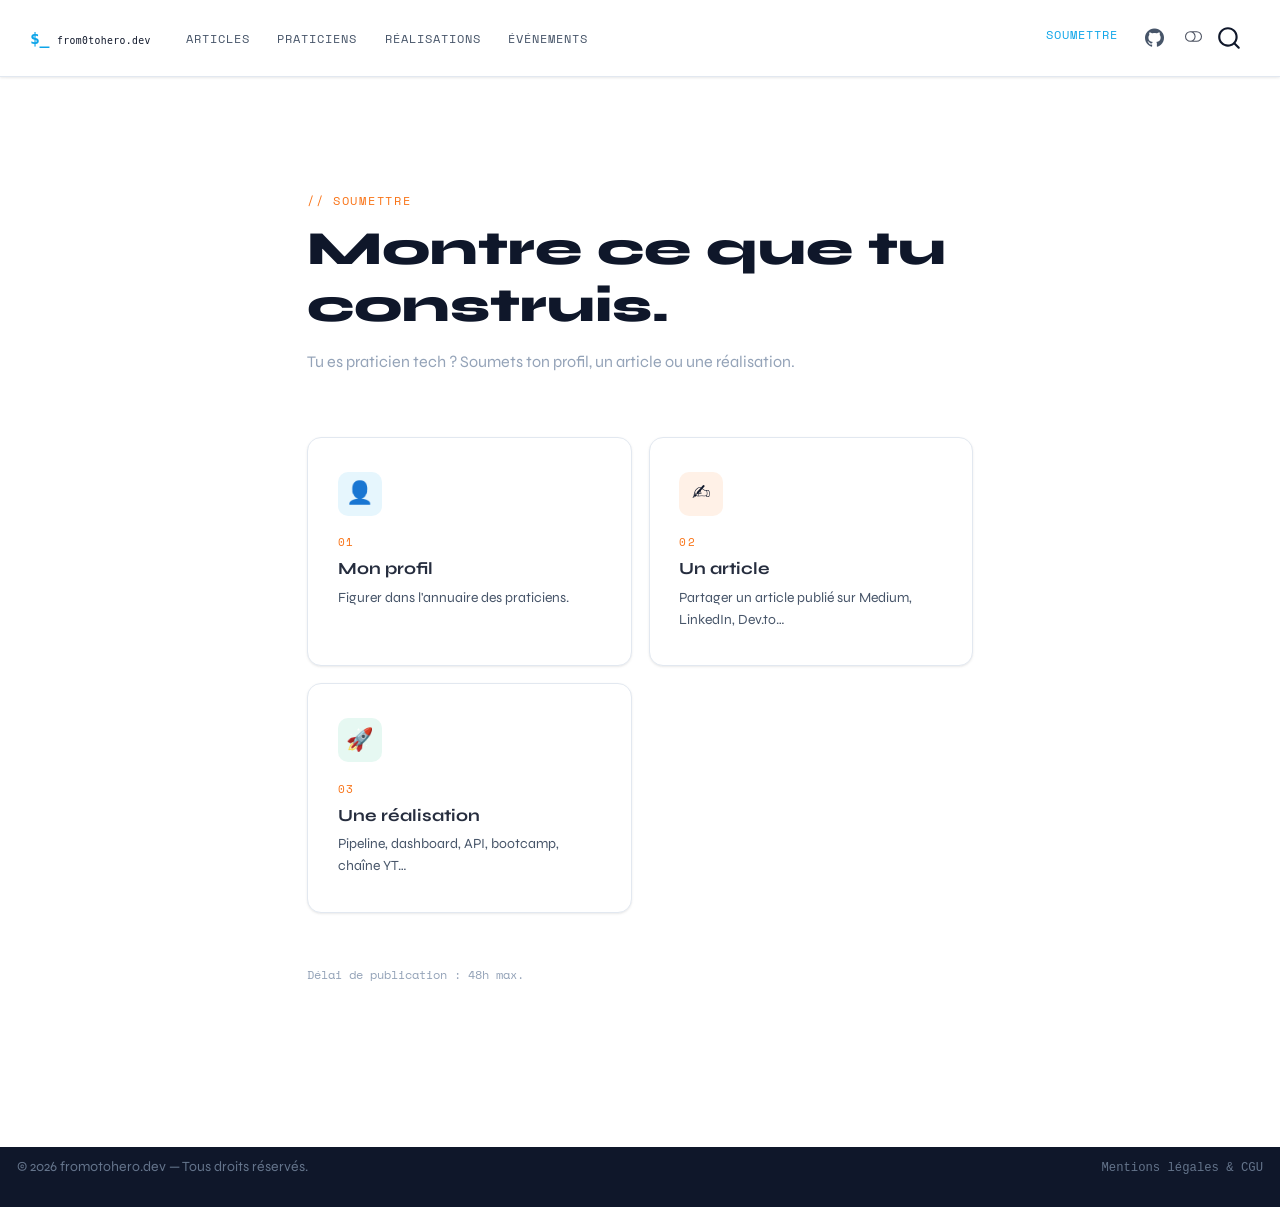
<file: docs/soumettre/index.html>
<!DOCTYPE html>
<html xmlns="http://www.w3.org/1999/xhtml" lang="fr" xml:lang="fr"><head>

<meta charset="utf-8">
<meta name="generator" content="quarto-1.9.36">

<meta name="viewport" content="width=device-width, initial-scale=1.0, user-scalable=yes">


<title>index – from0tohero.dev</title>
<style>
/* Default styles provided by pandoc.
** See https://pandoc.org/MANUAL.html#variables-for-html for config info.
*/
code{white-space: pre-wrap;}
span.smallcaps{font-variant: small-caps;}
div.columns{display: flex; gap: min(4vw, 1.5em);}
div.column{flex: auto; overflow-x: auto;}
div.hanging-indent{margin-left: 1.5em; text-indent: -1.5em;}
ul.task-list{list-style: none;}
ul.task-list li input[type="checkbox"] {
  width: 0.8em;
  margin: 0 0.8em 0.2em -1em; /* quarto-specific, see https://github.com/quarto-dev/quarto-cli/issues/4556 */ 
  vertical-align: middle;
}
</style>


<script src="../site_libs/quarto-nav/quarto-nav.js"></script>
<script src="../site_libs/clipboard/clipboard.min.js"></script>
<script src="../site_libs/quarto-search/autocomplete.umd.js"></script>
<script src="../site_libs/quarto-search/fuse.min.js"></script>
<script src="../site_libs/quarto-search/quarto-search.js"></script>
<meta name="quarto:offset" content="../">
<link href="../assets/img/favicon.svg" rel="icon" type="image/svg+xml">
<script src="../site_libs/quarto-html/quarto.js" type="module"></script>
<script src="../site_libs/quarto-html/tabsets/tabsets.js" type="module"></script>
<script src="../site_libs/quarto-html/popper.min.js"></script>
<script src="../site_libs/quarto-html/tippy.umd.min.js"></script>
<link href="../site_libs/quarto-html/tippy.css" rel="stylesheet">
<link href="../site_libs/quarto-html/quarto-syntax-highlighting-6455e7f669de2dd1a1df5401145d73d4.css" rel="stylesheet" class="quarto-color-scheme" id="quarto-text-highlighting-styles">
<link href="../site_libs/quarto-html/quarto-syntax-highlighting-dark-4c6e77581cbf6d39d2f9263c2660a0e2.css" rel="stylesheet" class="quarto-color-scheme quarto-color-alternate" id="quarto-text-highlighting-styles">
<link href="../site_libs/quarto-html/quarto-syntax-highlighting-6455e7f669de2dd1a1df5401145d73d4.css" rel="stylesheet" class="quarto-color-scheme-extra" id="quarto-text-highlighting-styles">
<script src="../site_libs/bootstrap/bootstrap.min.js"></script>
<link href="../site_libs/bootstrap/bootstrap-icons.css" rel="stylesheet">
<link href="../site_libs/bootstrap/bootstrap-13bc03c11edae9674d5e572fcdb93cdb.min.css" rel="stylesheet" append-hash="true" class="quarto-color-scheme" id="quarto-bootstrap" data-mode="light">
<link href="../site_libs/bootstrap/bootstrap-dark-bc447c807185b0314f97ba8f9e7fdb6e.min.css" rel="stylesheet" append-hash="true" class="quarto-color-scheme quarto-color-alternate" id="quarto-bootstrap" data-mode="light">
<link href="../site_libs/bootstrap/bootstrap-13bc03c11edae9674d5e572fcdb93cdb.min.css" rel="stylesheet" append-hash="true" class="quarto-color-scheme-extra" id="quarto-bootstrap" data-mode="light">
<script id="quarto-search-options" type="application/json">{
  "location": "navbar",
  "copy-button": false,
  "collapse-after": 3,
  "panel-placement": "end",
  "type": "overlay",
  "limit": 50,
  "keyboard-shortcut": [
    "f",
    "/",
    "s"
  ],
  "language": {
    "search-no-results-text": "Pas de résultats",
    "search-matching-documents-text": "documents trouvés",
    "search-copy-link-title": "Copier le lien vers la recherche",
    "search-hide-matches-text": "Cacher les correspondances additionnelles",
    "search-more-match-text": "correspondance de plus dans ce document",
    "search-more-matches-text": "correspondances de plus dans ce document",
    "search-clear-button-title": "Effacer",
    "search-text-placeholder": "",
    "search-detached-cancel-button-title": "Annuler",
    "search-submit-button-title": "Envoyer",
    "search-label": "Recherche"
  }
}</script>
<style>html{ scroll-behavior: smooth; }</style>



<link rel="stylesheet" href="../assets/css/custom.css">
<meta property="og:title" content="from0tohero.dev">
<meta property="og:description" content="La plateforme des praticiens">
<meta property="og:image" content="https://from0tohero.dev/soumettre/assets/img/og-banner.png">
<meta property="og:site_name" content="from0tohero.dev">
<meta name="twitter:title" content="from0tohero.dev">
<meta name="twitter:description" content="La plateforme des praticiens">
<meta name="twitter:image" content="https://from0tohero.dev/soumettre/assets/img/og-banner.png">
<meta name="twitter:card" content="summary_large_image">
</head>

<body class="nav-fixed quarto-light"><script id="quarto-html-before-body" type="application/javascript">
    const toggleBodyColorMode = (bsSheetEl) => {
      const mode = bsSheetEl.getAttribute("data-mode");
      const bodyEl = window.document.querySelector("body");
      if (mode === "dark") {
        bodyEl.classList.add("quarto-dark");
        bodyEl.classList.remove("quarto-light");
      } else {
        bodyEl.classList.add("quarto-light");
        bodyEl.classList.remove("quarto-dark");
      }
    }
    const toggleBodyColorPrimary = () => {
      const bsSheetEl = window.document.querySelector("link#quarto-bootstrap:not([rel=disabled-stylesheet])");
      if (bsSheetEl) {
        toggleBodyColorMode(bsSheetEl);
      }
    }
    const setColorSchemeToggle = (alternate) => {
      const toggles = window.document.querySelectorAll('.quarto-color-scheme-toggle');
      for (let i=0; i < toggles.length; i++) {
        const toggle = toggles[i];
        if (toggle) {
          if (alternate) {
            toggle.classList.add("alternate");
          } else {
            toggle.classList.remove("alternate");
          }
        }
      }
    };
    const toggleColorMode = (alternate) => {
      // Switch the stylesheets
      const primaryStylesheets = window.document.querySelectorAll('link.quarto-color-scheme:not(.quarto-color-alternate)');
      const alternateStylesheets = window.document.querySelectorAll('link.quarto-color-scheme.quarto-color-alternate');
      manageTransitions('#quarto-margin-sidebar .nav-link', false);
      if (alternate) {
        // note: dark is layered on light, we don't disable primary!
        enableStylesheet(alternateStylesheets);
        for (const sheetNode of alternateStylesheets) {
          if (sheetNode.id === "quarto-bootstrap") {
            toggleBodyColorMode(sheetNode);
          }
        }
      } else {
        disableStylesheet(alternateStylesheets);
        enableStylesheet(primaryStylesheets)
        toggleBodyColorPrimary();
      }
      manageTransitions('#quarto-margin-sidebar .nav-link', true);
      // Switch the toggles
      setColorSchemeToggle(alternate)
      // Hack to workaround the fact that safari doesn't
      // properly recolor the scrollbar when toggling (#1455)
      if (navigator.userAgent.indexOf('Safari') > 0 && navigator.userAgent.indexOf('Chrome') == -1) {
        manageTransitions("body", false);
        window.scrollTo(0, 1);
        setTimeout(() => {
          window.scrollTo(0, 0);
          manageTransitions("body", true);
        }, 40);
      }
    }
    const disableStylesheet = (stylesheets) => {
      for (let i=0; i < stylesheets.length; i++) {
        const stylesheet = stylesheets[i];
        stylesheet.rel = 'disabled-stylesheet';
      }
    }
    const enableStylesheet = (stylesheets) => {
      for (let i=0; i < stylesheets.length; i++) {
        const stylesheet = stylesheets[i];
        if(stylesheet.rel !== 'stylesheet') { // for Chrome, which will still FOUC without this check
          stylesheet.rel = 'stylesheet';
        }
      }
    }
    const manageTransitions = (selector, allowTransitions) => {
      const els = window.document.querySelectorAll(selector);
      for (let i=0; i < els.length; i++) {
        const el = els[i];
        if (allowTransitions) {
          el.classList.remove('notransition');
        } else {
          el.classList.add('notransition');
        }
      }
    }
    const isFileUrl = () => {
      return window.location.protocol === 'file:';
    }
    const hasAlternateSentinel = () => {
      let styleSentinel = getColorSchemeSentinel();
      if (styleSentinel !== null) {
        return styleSentinel === "alternate";
      } else {
        return false;
      }
    }
    const setStyleSentinel = (alternate) => {
      const value = alternate ? "alternate" : "default";
      if (!isFileUrl()) {
        window.localStorage.setItem("quarto-color-scheme", value);
      } else {
        localAlternateSentinel = value;
      }
    }
    const getColorSchemeSentinel = () => {
      if (!isFileUrl()) {
        const storageValue = window.localStorage.getItem("quarto-color-scheme");
        return storageValue != null ? storageValue : localAlternateSentinel;
      } else {
        return localAlternateSentinel;
      }
    }
    const toggleGiscusIfUsed = (isAlternate, darkModeDefault) => {
      const baseTheme = document.querySelector('#giscus-base-theme')?.value ?? 'light';
      const alternateTheme = document.querySelector('#giscus-alt-theme')?.value ?? 'dark';
      let newTheme = '';
      if(authorPrefersDark) {
        newTheme = isAlternate ? baseTheme : alternateTheme;
      } else {
        newTheme = isAlternate ? alternateTheme : baseTheme;
      }
      const changeGiscusTheme = () => {
        // From: https://github.com/giscus/giscus/issues/336
        const sendMessage = (message) => {
          const iframe = document.querySelector('iframe.giscus-frame');
          if (!iframe) return;
          iframe.contentWindow.postMessage({ giscus: message }, 'https://giscus.app');
        }
        sendMessage({
          setConfig: {
            theme: newTheme
          }
        });
      }
      const isGiscussLoaded = window.document.querySelector('iframe.giscus-frame') !== null;
      if (isGiscussLoaded) {
        changeGiscusTheme();
      }
    };
    const authorPrefersDark = false;
    const darkModeDefault = authorPrefersDark;
      document.querySelector('link#quarto-text-highlighting-styles.quarto-color-scheme-extra').rel = 'disabled-stylesheet';
      document.querySelector('link#quarto-bootstrap.quarto-color-scheme-extra').rel = 'disabled-stylesheet';
    let localAlternateSentinel = darkModeDefault ? 'alternate' : 'default';
    // Dark / light mode switch
    window.quartoToggleColorScheme = () => {
      // Read the current dark / light value
      let toAlternate = !hasAlternateSentinel();
      toggleColorMode(toAlternate);
      setStyleSentinel(toAlternate);
      toggleGiscusIfUsed(toAlternate, darkModeDefault);
      window.dispatchEvent(new Event('resize'));
    };
    // Switch to dark mode if need be
    if (hasAlternateSentinel()) {
      toggleColorMode(true);
    } else {
      toggleColorMode(false);
    }
  </script>

<div id="quarto-search-results"></div>
  <header id="quarto-header" class="headroom fixed-top">
    <nav class="navbar navbar-expand-lg " data-bs-theme="dark">
      <div class="navbar-container container-fluid">
      <div class="navbar-brand-container mx-auto">
    <a href="../index.html" class="navbar-brand navbar-brand-logo">
    <img src="../assets/img/logo.svg" alt="from0tohero.dev" class="navbar-logo light-content">
    <img src="../assets/img/logo.svg" alt="from0tohero.dev" class="navbar-logo dark-content">
    </a>
  </div>
            <div id="quarto-search" class="" title="Recherche"></div>
          <button class="navbar-toggler" type="button" data-bs-toggle="collapse" data-bs-target="#navbarCollapse" aria-controls="navbarCollapse" role="menu" aria-expanded="false" aria-label="Basculer la navigation" onclick="if (window.quartoToggleHeadroom) { window.quartoToggleHeadroom(); }">
  <span class="navbar-toggler-icon"></span>
</button>
          <div class="collapse navbar-collapse" id="navbarCollapse">
            <ul class="navbar-nav navbar-nav-scroll me-auto">
  <li class="nav-item">
    <a class="nav-link" href="../articles/index.html"> 
<span class="menu-text">Articles</span></a>
  </li>  
  <li class="nav-item">
    <a class="nav-link" href="../praticiens/index.html"> 
<span class="menu-text">Praticiens</span></a>
  </li>  
  <li class="nav-item">
    <a class="nav-link" href="../realisations/index.html"> 
<span class="menu-text">Réalisations</span></a>
  </li>  
  <li class="nav-item">
    <a class="nav-link" href="../evenements/index.html"> 
<span class="menu-text">Événements</span></a>
  </li>  
</ul>
            <ul class="navbar-nav navbar-nav-scroll ms-auto">
  <li class="nav-item">
    <a class="nav-link active" href="../soumettre/index.html" aria-current="page"> 
<span class="menu-text">Soumettre</span></a>
  </li>  
  <li class="nav-item compact">
    <a class="nav-link" href="https://github.com/diakite-data"> <i class="bi bi-github" role="img">
</i> 
<span class="menu-text"></span></a>
  </li>  
</ul>
          </div> <!-- /navcollapse -->
            <div class="quarto-navbar-tools">
  <a href="" class="quarto-color-scheme-toggle quarto-navigation-tool  px-1" onclick="window.quartoToggleColorScheme(); return false;" title="Basculer le mode sombre"><i class="bi"></i></a>
</div>
      </div> <!-- /container-fluid -->
    </nav>
</header>
<!-- content -->
<div id="quarto-content" class="quarto-container page-columns page-rows-contents page-layout-full page-navbar">
<!-- sidebar -->
<!-- margin-sidebar -->
    
<!-- main -->
<main class="content column-page" id="quarto-document-content"><header id="title-block-header" class="quarto-title-block"></header>





<link href="https://fonts.googleapis.com/css2?family=Syne:wght@400;700;800&amp;family=Space+Mono:wght@400;700&amp;display=swap" rel="stylesheet">

<div style="padding:4rem 6vw;max-width:820px;margin:0 auto;">

  <!-- En-tête -->
  <div style="margin-bottom:3.5rem;">
    <span class="f-label" style="margin-bottom:.6rem;">// soumettre</span>
    <h1 style="font-family:'Syne',sans-serif;font-size:clamp(1.9rem,4vw,2.8rem);font-weight:800;color:#0f172a;margin:.4rem 0 .8rem 0;">
      Montre ce que tu construis.
    </h1>
    <p style="color:#94a3b8;font-size:.95rem;line-height:1.85;max-width:500px;margin:0;">
      Tu es praticien tech ? Soumets ton profil, un article ou une réalisation.
    </p>
  </div>

  <!-- 3 cartes de sélection -->
  <div style="display:grid;grid-template-columns:repeat(auto-fill,minmax(220px,1fr));gap:1rem;margin-bottom:3rem;">

    <!-- Profil -->
    <div id="card-profil" class="submit-card" onclick="showForm('profil')">
      <div class="submit-icon" style="background:rgba(14,165,233,.1);">👤</div>
      <p class="f-label" style="margin-bottom:.5rem;font-size:.65rem;">01</p>
      <h3 style="font-family:'Syne',sans-serif;font-size:1rem;font-weight:700;color:#0f172a;margin:0 0 .4rem 0;">Mon profil</h3>
      <p style="font-size:.82rem;color:#475569;line-height:1.6;margin:0;">Figurer dans l'annuaire des praticiens.</p>
    </div>

    <!-- Article -->
    <div id="card-article" class="submit-card" onclick="showForm('article')">
      <div class="submit-icon" style="background:rgba(249,115,22,.1);">✍️</div>
      <p class="f-label" style="margin-bottom:.5rem;font-size:.65rem;">02</p>
      <h3 style="font-family:'Syne',sans-serif;font-size:1rem;font-weight:700;color:#0f172a;margin:0 0 .4rem 0;">Un article</h3>
      <p style="font-size:.82rem;color:#475569;line-height:1.6;margin:0;">Partager un article publié sur Medium, LinkedIn, Dev.to…</p>
    </div>

    <!-- Réalisation -->
    <div id="card-realisation" class="submit-card" onclick="showForm('realisation')">
      <div class="submit-icon" style="background:rgba(16,185,129,.1);">🚀</div>
      <p class="f-label" style="margin-bottom:.5rem;font-size:.65rem;">03</p>
      <h3 style="font-family:'Syne',sans-serif;font-size:1rem;font-weight:700;color:#0f172a;margin:0 0 .4rem 0;">Une réalisation</h3>
      <p style="font-size:.82rem;color:#475569;line-height:1.6;margin:0;">Pipeline, dashboard, API, bootcamp, chaîne YT…</p>
    </div>

  </div>

  <!-- Zone formulaire -->
  <div id="form-zone" style="display:none;">

    <hr class="f-hr" style="margin-bottom:2rem;">

    <span id="form-label" class="form-step-label"></span>

    <!-- Gate : as-tu déjà un profil ? -->
    <div id="gate-profil" class="gate-box" style="display:none;">
      <h3 style="font-family:'Syne',sans-serif;font-size:1.05rem;font-weight:700;color:#0f172a;margin:0 0 .4rem 0;">Tu as déjà un profil sur from0tohero.dev ?</h3>
      <p style="font-size:.83rem;color:#94a3b8;margin:0 0 1.75rem 0;">Un profil est requis pour lier ta soumission à un praticien.</p>
      <div style="display:flex;gap:.75rem;flex-wrap:wrap;">
        <button class="btn-f btn-f-primary" onclick="gateAnswer(true)" style="font-size:.72rem;">Oui, j'ai un profil →</button>
        <button class="btn-f btn-f-secondary" onclick="gateAnswer(false)" style="font-size:.72rem;">Non, je n'en ai pas encore</button>
      </div>
    </div>

    <!-- Rappel après profil -->
    <div id="reminder-banner" class="reminder-box" style="display:none;">
      <p style="font-family:'Space Mono',monospace;font-size:.73rem;color:#0ea5e9;margin:0;letter-spacing:.05em;line-height:1.6;">
        Remplis le formulaire ci-dessous · Une fois soumis, clique sur Continuer.
      </p>
      <button class="btn-f btn-f-sky" onclick="goToNext()" style="font-size:.7rem;padding:.6rem 1.2rem;">
        ✓ J'ai soumis mon profil → Continuer
      </button>
    </div>

    <!-- Tally embed.js -->
    <script src="https://tally.so/widgets/embed.js"></script>

    <!-- Iframes Tally -->
    <iframe id="tally-profil" style="display:none;width:100%;border:none;border-radius:12px;min-height:600px;" src="https://tally.so/embed/GxLlv2?hideTitle=1&amp;transparentBackground=1&amp;dynamicHeight=1" loading="lazy">
    </iframe>

    <iframe id="tally-article" style="display:none;width:100%;border:none;border-radius:12px;min-height:600px;" src="https://tally.so/embed/BzZ7zA?hideTitle=1&amp;transparentBackground=1&amp;dynamicHeight=1" loading="lazy">
    </iframe>

    <iframe id="tally-realisation" style="display:none;width:100%;border:none;border-radius:12px;min-height:600px;" src="https://tally.so/embed/q4OVLk?hideTitle=1&amp;transparentBackground=1&amp;dynamicHeight=1" loading="lazy">
    </iframe>

  </div>

  <p style="font-family:'Space Mono',monospace;font-size:.7rem;color:#94a3b8;margin-top:3rem;line-height:1.8;">
    Délai de publication : 48h max.
  </p>

</div>

<script>
let activeForm = null;

function showForm(type) {
  ['profil','article','realisation'].forEach(t => {
    const c = document.getElementById('card-' + t);
    c.classList.remove('selected');
  });
  document.getElementById('card-' + type).classList.add('selected');
  activeForm = type;

  ['profil','article','realisation'].forEach(t => {
    document.getElementById('tally-' + t).style.display = 'none';
  });
  document.getElementById('gate-profil').style.display = 'none';
  document.getElementById('reminder-banner').style.display = 'none';

  if (type === 'profil') {
    document.getElementById('form-label').textContent = '01 — Soumettre mon profil';
    document.getElementById('tally-profil').style.display = 'block';
    document.getElementById('form-zone').style.display = 'block';
  } else {
    const labels = { article: '02 — Soumettre un article', realisation: '03 — Soumettre une réalisation' };
    document.getElementById('form-label').textContent = labels[type];
    document.getElementById('gate-profil').style.display = 'block';
    document.getElementById('gate-profil').dataset.target = type;
    document.getElementById('form-zone').style.display = 'block';
  }

  document.getElementById('form-zone').scrollIntoView({ behavior: 'smooth', block: 'start' });
}

function gateAnswer(hasProfile) {
  const type = document.getElementById('gate-profil').dataset.target;
  document.getElementById('gate-profil').style.display = 'none';

  if (hasProfile) {
    document.getElementById('tally-' + type).style.display = 'block';
  } else {
    document.getElementById('form-label').textContent = '01 — Crée ton profil d\'abord';
    document.getElementById('tally-profil').style.display = 'block';
    document.getElementById('reminder-banner').dataset.next = type;
    document.getElementById('reminder-banner').style.display = 'flex';
    ['profil','article','realisation'].forEach(t => document.getElementById('card-' + t).classList.remove('selected'));
    document.getElementById('card-profil').classList.add('selected');
    activeForm = 'profil';
  }
}

/* Écoute la soumission Tally via postMessage */
window.addEventListener('message', function(e) {
  let data = e.data;
  if (typeof data === 'string') { try { data = JSON.parse(data); } catch(err) { return; } }
  if (!data || data.type !== 'tally-form-submitted') return;
  const banner = document.getElementById('reminder-banner');
  const nextType = banner.dataset.next;
  if (nextType && activeForm === 'profil') goToNext();
});

function goToNext() {
  const type = document.getElementById('reminder-banner').dataset.next;
  if (!type) return;
  document.getElementById('reminder-banner').dataset.next = '';
  document.getElementById('reminder-banner').style.display = 'none';
  document.getElementById('tally-profil').style.display = 'none';

  const labels = { article: '02 — Soumettre un article', realisation: '03 — Soumettre une réalisation' };
  document.getElementById('form-label').textContent = '✓ Profil enregistré — ' + labels[type];
  document.getElementById('tally-' + type).style.display = 'block';

  ['profil','article','realisation'].forEach(t => document.getElementById('card-' + t).classList.remove('selected'));
  document.getElementById('card-' + type).classList.add('selected');
  activeForm = type;

  document.getElementById('form-zone').scrollIntoView({ behavior: 'smooth', block: 'start' });
}
</script>



<a onclick="window.scrollTo(0, 0); return false;" role="button" id="quarto-back-to-top"><i class="bi bi-arrow-up"></i> Retour au sommet</a></main> <!-- /main -->

<script id="quarto-html-after-body" type="application/javascript">
  window.document.addEventListener("DOMContentLoaded", function (event) {
    // Ensure there is a toggle, if there isn't float one in the top right
    if (window.document.querySelector('.quarto-color-scheme-toggle') === null) {
      const a = window.document.createElement('a');
      a.classList.add('top-right');
      a.classList.add('quarto-color-scheme-toggle');
      a.href = "";
      a.onclick = function() { try { window.quartoToggleColorScheme(); } catch {} return false; };
      const i = window.document.createElement("i");
      i.classList.add('bi');
      a.appendChild(i);
      window.document.body.appendChild(a);
    }
    setColorSchemeToggle(hasAlternateSentinel())
    const isCodeAnnotation = (el) => {
      for (const clz of el.classList) {
        if (clz.startsWith('code-annotation-')) {                     
          return true;
        }
      }
      return false;
    }
    const onCopySuccess = function(e) {
      // button target
      const button = e.trigger;
      // don't keep focus
      button.blur();
      // flash "checked"
      button.classList.add('code-copy-button-checked');
      var currentTitle = button.getAttribute("title");
      button.setAttribute("title", "Copié");
      let tooltip;
      if (window.bootstrap) {
        button.setAttribute("data-bs-toggle", "tooltip");
        button.setAttribute("data-bs-placement", "left");
        button.setAttribute("data-bs-title", "Copié");
        tooltip = new bootstrap.Tooltip(button, 
          { trigger: "manual", 
            customClass: "code-copy-button-tooltip",
            offset: [0, -8]});
        tooltip.show();    
      }
      setTimeout(function() {
        if (tooltip) {
          tooltip.hide();
          button.removeAttribute("data-bs-title");
          button.removeAttribute("data-bs-toggle");
          button.removeAttribute("data-bs-placement");
        }
        button.setAttribute("title", currentTitle);
        button.classList.remove('code-copy-button-checked');
      }, 1000);
      // clear code selection
      e.clearSelection();
    }
    const getTextToCopy = function(trigger) {
      const outerScaffold = trigger.parentElement.cloneNode(true);
      const codeEl = outerScaffold.querySelector('code');
      for (const childEl of codeEl.children) {
        if (isCodeAnnotation(childEl)) {
          childEl.remove();
        }
      }
      return codeEl.innerText;
    }
    const clipboard = new window.ClipboardJS('.code-copy-button:not([data-in-quarto-modal])', {
      text: getTextToCopy
    });
    clipboard.on('success', onCopySuccess);
    if (window.document.getElementById('quarto-embedded-source-code-modal')) {
      const clipboardModal = new window.ClipboardJS('.code-copy-button[data-in-quarto-modal]', {
        text: getTextToCopy,
        container: window.document.getElementById('quarto-embedded-source-code-modal')
      });
      clipboardModal.on('success', onCopySuccess);
    }
      var localhostRegex = new RegExp(/^(?:http|https):\/\/localhost\:?[0-9]*\//);
      var mailtoRegex = new RegExp(/^mailto:/);
        var filterRegex = new RegExp("https:\/\/from0tohero\.dev");
      var isInternal = (href) => {
          return filterRegex.test(href) || localhostRegex.test(href) || mailtoRegex.test(href);
      }
      // Inspect non-navigation links and adorn them if external
     var links = window.document.querySelectorAll('a[href]:not(.nav-link):not(.navbar-brand):not(.toc-action):not(.sidebar-link):not(.sidebar-item-toggle):not(.pagination-link):not(.no-external):not([aria-hidden]):not(.dropdown-item):not(.quarto-navigation-tool):not(.about-link)');
      for (var i=0; i<links.length; i++) {
        const link = links[i];
        if (!isInternal(link.href)) {
          // undo the damage that might have been done by quarto-nav.js in the case of
          // links that we want to consider external
          if (link.dataset.originalHref !== undefined) {
            link.href = link.dataset.originalHref;
          }
        }
      }
    function tippyHover(el, contentFn, onTriggerFn, onUntriggerFn) {
      const config = {
        allowHTML: true,
        maxWidth: 500,
        delay: 100,
        arrow: false,
        appendTo: function(el) {
            return el.parentElement;
        },
        interactive: true,
        interactiveBorder: 10,
        theme: 'quarto',
        placement: 'bottom-start',
      };
      if (contentFn) {
        config.content = contentFn;
      }
      if (onTriggerFn) {
        config.onTrigger = onTriggerFn;
      }
      if (onUntriggerFn) {
        config.onUntrigger = onUntriggerFn;
      }
      window.tippy(el, config); 
    }
    const noterefs = window.document.querySelectorAll('a[role="doc-noteref"]');
    for (var i=0; i<noterefs.length; i++) {
      const ref = noterefs[i];
      tippyHover(ref, function() {
        // use id or data attribute instead here
        let href = ref.getAttribute('data-footnote-href') || ref.getAttribute('href');
        try { href = new URL(href).hash; } catch {}
        const id = href.replace(/^#\/?/, "");
        const note = window.document.getElementById(id);
        if (note) {
          return note.innerHTML;
        } else {
          return "";
        }
      });
    }
    const xrefs = window.document.querySelectorAll('a.quarto-xref');
    const processXRef = (id, note) => {
      // Strip column container classes
      const stripColumnClz = (el) => {
        el.classList.remove("page-full", "page-columns");
        if (el.children) {
          for (const child of el.children) {
            stripColumnClz(child);
          }
        }
      }
      stripColumnClz(note)
      if (id === null || id.startsWith('sec-')) {
        // Special case sections, only their first couple elements
        const container = document.createElement("div");
        if (note.children && note.children.length > 2) {
          container.appendChild(note.children[0].cloneNode(true));
          for (let i = 1; i < note.children.length; i++) {
            const child = note.children[i];
            if (child.tagName === "P" && child.innerText === "") {
              continue;
            } else {
              container.appendChild(child.cloneNode(true));
              break;
            }
          }
          if (window.Quarto?.typesetMath) {
            window.Quarto.typesetMath(container);
          }
          return container.innerHTML
        } else {
          if (window.Quarto?.typesetMath) {
            window.Quarto.typesetMath(note);
          }
          return note.innerHTML;
        }
      } else {
        // Remove any anchor links if they are present
        const anchorLink = note.querySelector('a.anchorjs-link');
        if (anchorLink) {
          anchorLink.remove();
        }
        if (window.Quarto?.typesetMath) {
          window.Quarto.typesetMath(note);
        }
        if (note.classList.contains("callout")) {
          return note.outerHTML;
        } else {
          return note.innerHTML;
        }
      }
    }
    for (var i=0; i<xrefs.length; i++) {
      const xref = xrefs[i];
      tippyHover(xref, undefined, function(instance) {
        instance.disable();
        let url = xref.getAttribute('href');
        let hash = undefined; 
        if (url.startsWith('#')) {
          hash = url;
        } else {
          try { hash = new URL(url).hash; } catch {}
        }
        if (hash) {
          const id = hash.replace(/^#\/?/, "");
          const note = window.document.getElementById(id);
          if (note !== null) {
            try {
              const html = processXRef(id, note.cloneNode(true));
              instance.setContent(html);
            } finally {
              instance.enable();
              instance.show();
            }
          } else {
            // See if we can fetch this
            fetch(url.split('#')[0])
            .then(res => res.text())
            .then(html => {
              const parser = new DOMParser();
              const htmlDoc = parser.parseFromString(html, "text/html");
              const note = htmlDoc.getElementById(id);
              if (note !== null) {
                const html = processXRef(id, note);
                instance.setContent(html);
              } 
            }).finally(() => {
              instance.enable();
              instance.show();
            });
          }
        } else {
          // See if we can fetch a full url (with no hash to target)
          // This is a special case and we should probably do some content thinning / targeting
          fetch(url)
          .then(res => res.text())
          .then(html => {
            const parser = new DOMParser();
            const htmlDoc = parser.parseFromString(html, "text/html");
            const note = htmlDoc.querySelector('main.content');
            if (note !== null) {
              // This should only happen for chapter cross references
              // (since there is no id in the URL)
              // remove the first header
              if (note.children.length > 0 && note.children[0].tagName === "HEADER") {
                note.children[0].remove();
              }
              const html = processXRef(null, note);
              instance.setContent(html);
            } 
          }).finally(() => {
            instance.enable();
            instance.show();
          });
        }
      }, function(instance) {
      });
    }
        let selectedAnnoteEl;
        const selectorForAnnotation = ( cell, annotation) => {
          let cellAttr = 'data-code-cell="' + cell + '"';
          let lineAttr = 'data-code-annotation="' +  annotation + '"';
          const selector = 'span[' + cellAttr + '][' + lineAttr + ']';
          return selector;
        }
        const selectCodeLines = (annoteEl) => {
          const doc = window.document;
          const targetCell = annoteEl.getAttribute("data-target-cell");
          const targetAnnotation = annoteEl.getAttribute("data-target-annotation");
          const annoteSpan = window.document.querySelector(selectorForAnnotation(targetCell, targetAnnotation));
          const lines = annoteSpan.getAttribute("data-code-lines").split(",");
          const lineIds = lines.map((line) => {
            return targetCell + "-" + line;
          })
          let top = null;
          let height = null;
          let parent = null;
          if (lineIds.length > 0) {
              //compute the position of the single el (top and bottom and make a div)
              const el = window.document.getElementById(lineIds[0]);
              top = el.offsetTop;
              height = el.offsetHeight;
              parent = el.parentElement.parentElement;
            if (lineIds.length > 1) {
              const lastEl = window.document.getElementById(lineIds[lineIds.length - 1]);
              const bottom = lastEl.offsetTop + lastEl.offsetHeight;
              height = bottom - top;
            }
            if (top !== null && height !== null && parent !== null) {
              // cook up a div (if necessary) and position it 
              let div = window.document.getElementById("code-annotation-line-highlight");
              if (div === null) {
                div = window.document.createElement("div");
                div.setAttribute("id", "code-annotation-line-highlight");
                div.style.position = 'absolute';
                parent.appendChild(div);
              }
              div.style.top = top - 2 + "px";
              div.style.height = height + 4 + "px";
              div.style.left = 0;
              let gutterDiv = window.document.getElementById("code-annotation-line-highlight-gutter");
              if (gutterDiv === null) {
                gutterDiv = window.document.createElement("div");
                gutterDiv.setAttribute("id", "code-annotation-line-highlight-gutter");
                gutterDiv.style.position = 'absolute';
                const codeCell = window.document.getElementById(targetCell);
                const gutter = codeCell.querySelector('.code-annotation-gutter');
                gutter.appendChild(gutterDiv);
              }
              gutterDiv.style.top = top - 2 + "px";
              gutterDiv.style.height = height + 4 + "px";
            }
            selectedAnnoteEl = annoteEl;
          }
        };
        const unselectCodeLines = () => {
          const elementsIds = ["code-annotation-line-highlight", "code-annotation-line-highlight-gutter"];
          elementsIds.forEach((elId) => {
            const div = window.document.getElementById(elId);
            if (div) {
              div.remove();
            }
          });
          selectedAnnoteEl = undefined;
        };
          // Handle positioning of the toggle
      window.addEventListener(
        "resize",
        throttle(() => {
          elRect = undefined;
          if (selectedAnnoteEl) {
            selectCodeLines(selectedAnnoteEl);
          }
        }, 10)
      );
      function throttle(fn, ms) {
      let throttle = false;
      let timer;
        return (...args) => {
          if(!throttle) { // first call gets through
              fn.apply(this, args);
              throttle = true;
          } else { // all the others get throttled
              if(timer) clearTimeout(timer); // cancel #2
              timer = setTimeout(() => {
                fn.apply(this, args);
                timer = throttle = false;
              }, ms);
          }
        };
      }
        // Attach click handler to the DT
        const annoteDls = window.document.querySelectorAll('dt[data-target-cell]');
        for (const annoteDlNode of annoteDls) {
          annoteDlNode.addEventListener('click', (event) => {
            const clickedEl = event.target;
            if (clickedEl !== selectedAnnoteEl) {
              unselectCodeLines();
              const activeEl = window.document.querySelector('dt[data-target-cell].code-annotation-active');
              if (activeEl) {
                activeEl.classList.remove('code-annotation-active');
              }
              selectCodeLines(clickedEl);
              clickedEl.classList.add('code-annotation-active');
            } else {
              // Unselect the line
              unselectCodeLines();
              clickedEl.classList.remove('code-annotation-active');
            }
          });
        }
    const findCites = (el) => {
      const parentEl = el.parentElement;
      if (parentEl) {
        const cites = parentEl.dataset.cites;
        if (cites) {
          return {
            el,
            cites: cites.split(' ')
          };
        } else {
          return findCites(el.parentElement)
        }
      } else {
        return undefined;
      }
    };
    var bibliorefs = window.document.querySelectorAll('a[role="doc-biblioref"]');
    for (var i=0; i<bibliorefs.length; i++) {
      const ref = bibliorefs[i];
      const citeInfo = findCites(ref);
      if (citeInfo) {
        tippyHover(citeInfo.el, function() {
          var popup = window.document.createElement('div');
          citeInfo.cites.forEach(function(cite) {
            var citeDiv = window.document.createElement('div');
            citeDiv.classList.add('hanging-indent');
            citeDiv.classList.add('csl-entry');
            var biblioDiv = window.document.getElementById('ref-' + cite);
            if (biblioDiv) {
              citeDiv.innerHTML = biblioDiv.innerHTML;
            }
            popup.appendChild(citeDiv);
          });
          return popup.innerHTML;
        });
      }
    }
  });
  </script>
</div> <!-- /content -->
<footer class="footer">
  <div class="nav-footer">
    <div class="nav-footer-left">
<p>© 2026 from0tohero.dev — Tous droits réservés.</p>
</div>   
    <div class="nav-footer-center">
      &nbsp;
    </div>
    <div class="nav-footer-right">
<p><a href="../legal/index.html" style="color:#64748b;text-decoration:none;font-size:.72rem;font-family:monospace;">Mentions légales &amp; CGU</a></p>
</div>
  </div>
</footer>




<script src="../site_libs/quarto-html/zenscroll-min.js"></script>
</body></html>
</file>
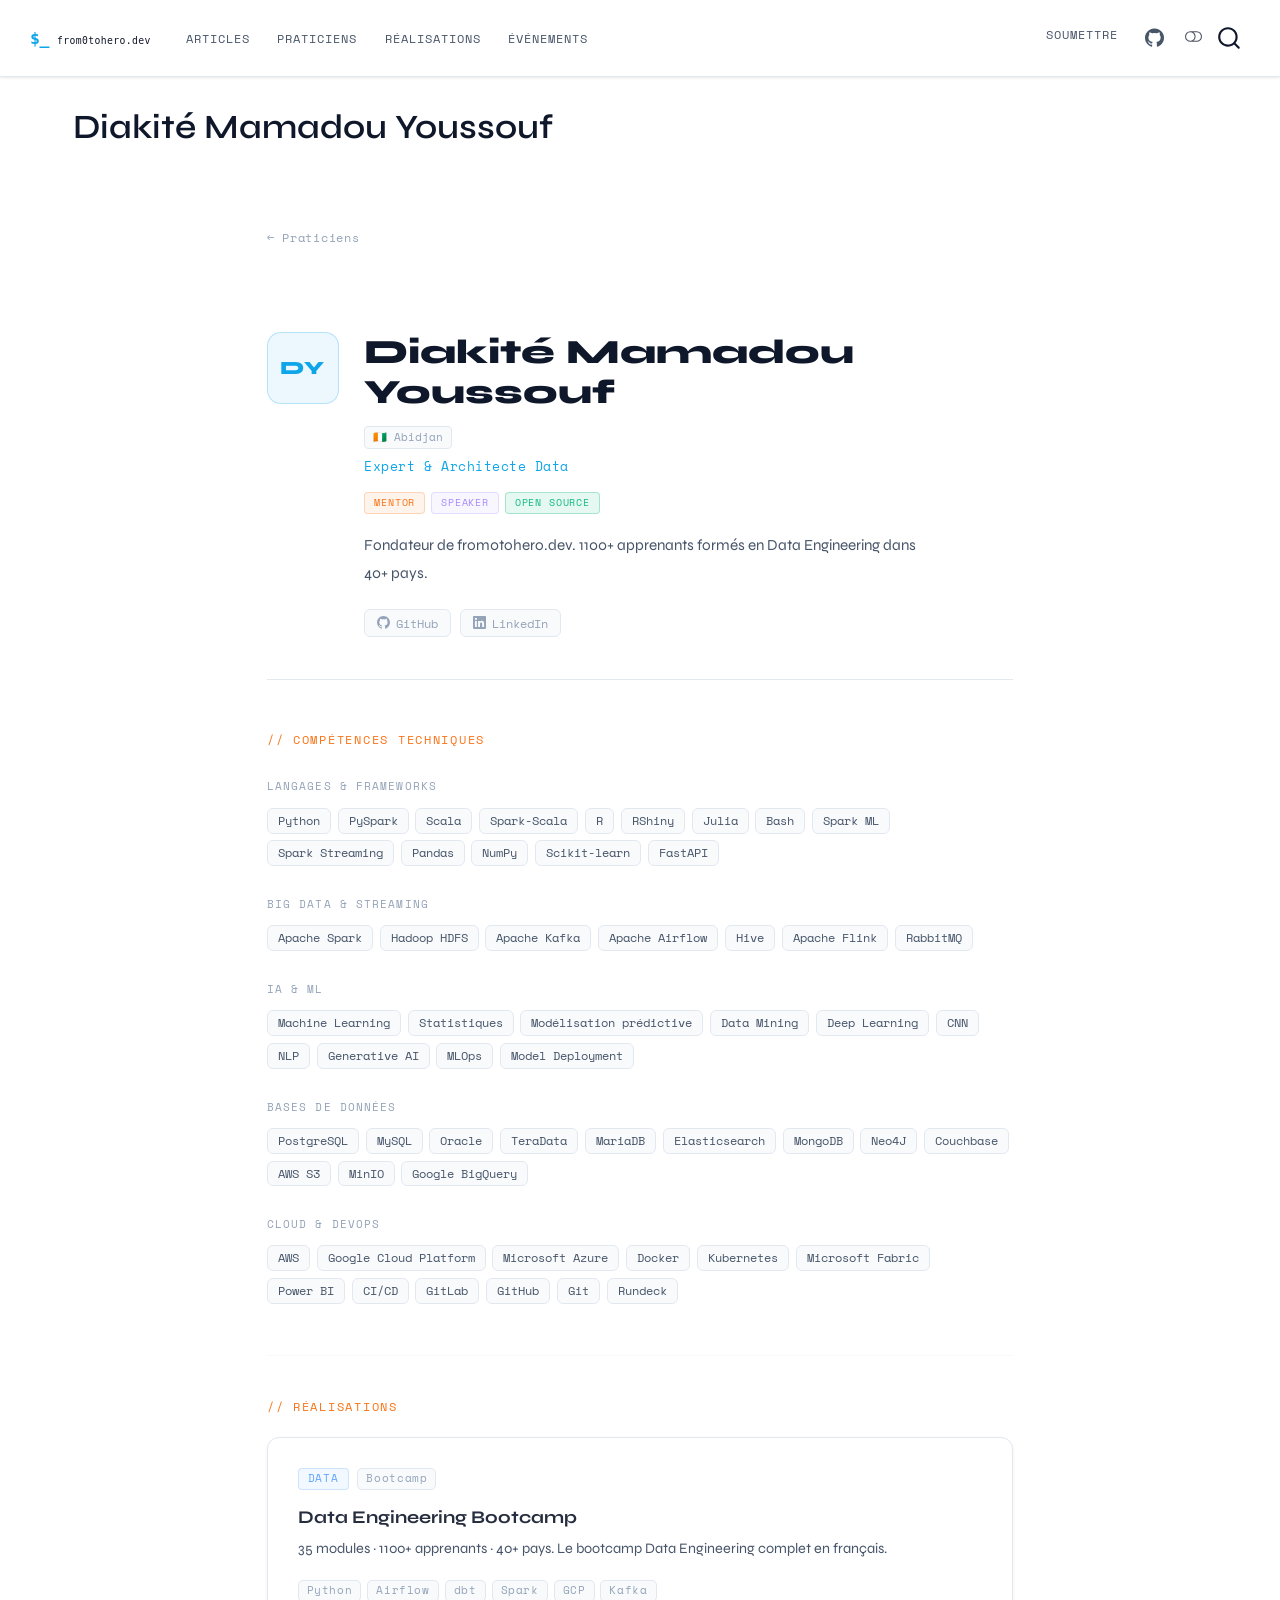
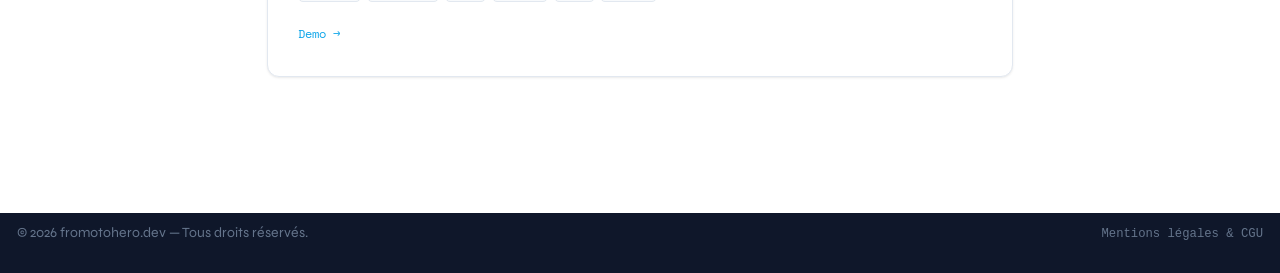
<file: docs/praticiens/diakite.html>
<!DOCTYPE html>
<html xmlns="http://www.w3.org/1999/xhtml" lang="fr" xml:lang="fr"><head>

<meta charset="utf-8">
<meta name="generator" content="quarto-1.9.36">

<meta name="viewport" content="width=device-width, initial-scale=1.0, user-scalable=yes">


<title>Diakité Mamadou Youssouf – from0tohero.dev</title>
<style>
/* Default styles provided by pandoc.
** See https://pandoc.org/MANUAL.html#variables-for-html for config info.
*/
code{white-space: pre-wrap;}
span.smallcaps{font-variant: small-caps;}
div.columns{display: flex; gap: min(4vw, 1.5em);}
div.column{flex: auto; overflow-x: auto;}
div.hanging-indent{margin-left: 1.5em; text-indent: -1.5em;}
ul.task-list{list-style: none;}
ul.task-list li input[type="checkbox"] {
  width: 0.8em;
  margin: 0 0.8em 0.2em -1em; /* quarto-specific, see https://github.com/quarto-dev/quarto-cli/issues/4556 */ 
  vertical-align: middle;
}
</style>


<script src="../site_libs/quarto-nav/quarto-nav.js"></script>
<script src="../site_libs/clipboard/clipboard.min.js"></script>
<script src="../site_libs/quarto-search/autocomplete.umd.js"></script>
<script src="../site_libs/quarto-search/fuse.min.js"></script>
<script src="../site_libs/quarto-search/quarto-search.js"></script>
<meta name="quarto:offset" content="../">
<link href="../assets/img/favicon.svg" rel="icon" type="image/svg+xml">
<script src="../site_libs/quarto-html/quarto.js" type="module"></script>
<script src="../site_libs/quarto-html/tabsets/tabsets.js" type="module"></script>
<script src="../site_libs/quarto-html/popper.min.js"></script>
<script src="../site_libs/quarto-html/tippy.umd.min.js"></script>
<link href="../site_libs/quarto-html/tippy.css" rel="stylesheet">
<link href="../site_libs/quarto-html/quarto-syntax-highlighting-6455e7f669de2dd1a1df5401145d73d4.css" rel="stylesheet" class="quarto-color-scheme" id="quarto-text-highlighting-styles">
<link href="../site_libs/quarto-html/quarto-syntax-highlighting-dark-4c6e77581cbf6d39d2f9263c2660a0e2.css" rel="stylesheet" class="quarto-color-scheme quarto-color-alternate" id="quarto-text-highlighting-styles">
<link href="../site_libs/quarto-html/quarto-syntax-highlighting-6455e7f669de2dd1a1df5401145d73d4.css" rel="stylesheet" class="quarto-color-scheme-extra" id="quarto-text-highlighting-styles">
<script src="../site_libs/bootstrap/bootstrap.min.js"></script>
<link href="../site_libs/bootstrap/bootstrap-icons.css" rel="stylesheet">
<link href="../site_libs/bootstrap/bootstrap-13bc03c11edae9674d5e572fcdb93cdb.min.css" rel="stylesheet" append-hash="true" class="quarto-color-scheme" id="quarto-bootstrap" data-mode="light">
<link href="../site_libs/bootstrap/bootstrap-dark-bc447c807185b0314f97ba8f9e7fdb6e.min.css" rel="stylesheet" append-hash="true" class="quarto-color-scheme quarto-color-alternate" id="quarto-bootstrap" data-mode="light">
<link href="../site_libs/bootstrap/bootstrap-13bc03c11edae9674d5e572fcdb93cdb.min.css" rel="stylesheet" append-hash="true" class="quarto-color-scheme-extra" id="quarto-bootstrap" data-mode="light">
<script id="quarto-search-options" type="application/json">{
  "location": "navbar",
  "copy-button": false,
  "collapse-after": 3,
  "panel-placement": "end",
  "type": "overlay",
  "limit": 50,
  "keyboard-shortcut": [
    "f",
    "/",
    "s"
  ],
  "language": {
    "search-no-results-text": "Pas de résultats",
    "search-matching-documents-text": "documents trouvés",
    "search-copy-link-title": "Copier le lien vers la recherche",
    "search-hide-matches-text": "Cacher les correspondances additionnelles",
    "search-more-match-text": "correspondance de plus dans ce document",
    "search-more-matches-text": "correspondances de plus dans ce document",
    "search-clear-button-title": "Effacer",
    "search-text-placeholder": "",
    "search-detached-cancel-button-title": "Annuler",
    "search-submit-button-title": "Envoyer",
    "search-label": "Recherche"
  }
}</script>
<style>html{ scroll-behavior: smooth; }</style>



<link rel="stylesheet" href="../assets/css/custom.css">
<meta property="og:title" content="from0tohero.dev">
<meta property="og:description" content="La plateforme des praticiens">
<meta property="og:image" content="https://from0tohero.dev/praticiens/assets/img/og-banner.png">
<meta property="og:site_name" content="from0tohero.dev">
<meta name="twitter:title" content="from0tohero.dev">
<meta name="twitter:description" content="La plateforme des praticiens">
<meta name="twitter:image" content="https://from0tohero.dev/praticiens/assets/img/og-banner.png">
<meta name="twitter:card" content="summary_large_image">
</head>

<body class="nav-fixed quarto-light"><script id="quarto-html-before-body" type="application/javascript">
    const toggleBodyColorMode = (bsSheetEl) => {
      const mode = bsSheetEl.getAttribute("data-mode");
      const bodyEl = window.document.querySelector("body");
      if (mode === "dark") {
        bodyEl.classList.add("quarto-dark");
        bodyEl.classList.remove("quarto-light");
      } else {
        bodyEl.classList.add("quarto-light");
        bodyEl.classList.remove("quarto-dark");
      }
    }
    const toggleBodyColorPrimary = () => {
      const bsSheetEl = window.document.querySelector("link#quarto-bootstrap:not([rel=disabled-stylesheet])");
      if (bsSheetEl) {
        toggleBodyColorMode(bsSheetEl);
      }
    }
    const setColorSchemeToggle = (alternate) => {
      const toggles = window.document.querySelectorAll('.quarto-color-scheme-toggle');
      for (let i=0; i < toggles.length; i++) {
        const toggle = toggles[i];
        if (toggle) {
          if (alternate) {
            toggle.classList.add("alternate");
          } else {
            toggle.classList.remove("alternate");
          }
        }
      }
    };
    const toggleColorMode = (alternate) => {
      // Switch the stylesheets
      const primaryStylesheets = window.document.querySelectorAll('link.quarto-color-scheme:not(.quarto-color-alternate)');
      const alternateStylesheets = window.document.querySelectorAll('link.quarto-color-scheme.quarto-color-alternate');
      manageTransitions('#quarto-margin-sidebar .nav-link', false);
      if (alternate) {
        // note: dark is layered on light, we don't disable primary!
        enableStylesheet(alternateStylesheets);
        for (const sheetNode of alternateStylesheets) {
          if (sheetNode.id === "quarto-bootstrap") {
            toggleBodyColorMode(sheetNode);
          }
        }
      } else {
        disableStylesheet(alternateStylesheets);
        enableStylesheet(primaryStylesheets)
        toggleBodyColorPrimary();
      }
      manageTransitions('#quarto-margin-sidebar .nav-link', true);
      // Switch the toggles
      setColorSchemeToggle(alternate)
      // Hack to workaround the fact that safari doesn't
      // properly recolor the scrollbar when toggling (#1455)
      if (navigator.userAgent.indexOf('Safari') > 0 && navigator.userAgent.indexOf('Chrome') == -1) {
        manageTransitions("body", false);
        window.scrollTo(0, 1);
        setTimeout(() => {
          window.scrollTo(0, 0);
          manageTransitions("body", true);
        }, 40);
      }
    }
    const disableStylesheet = (stylesheets) => {
      for (let i=0; i < stylesheets.length; i++) {
        const stylesheet = stylesheets[i];
        stylesheet.rel = 'disabled-stylesheet';
      }
    }
    const enableStylesheet = (stylesheets) => {
      for (let i=0; i < stylesheets.length; i++) {
        const stylesheet = stylesheets[i];
        if(stylesheet.rel !== 'stylesheet') { // for Chrome, which will still FOUC without this check
          stylesheet.rel = 'stylesheet';
        }
      }
    }
    const manageTransitions = (selector, allowTransitions) => {
      const els = window.document.querySelectorAll(selector);
      for (let i=0; i < els.length; i++) {
        const el = els[i];
        if (allowTransitions) {
          el.classList.remove('notransition');
        } else {
          el.classList.add('notransition');
        }
      }
    }
    const isFileUrl = () => {
      return window.location.protocol === 'file:';
    }
    const hasAlternateSentinel = () => {
      let styleSentinel = getColorSchemeSentinel();
      if (styleSentinel !== null) {
        return styleSentinel === "alternate";
      } else {
        return false;
      }
    }
    const setStyleSentinel = (alternate) => {
      const value = alternate ? "alternate" : "default";
      if (!isFileUrl()) {
        window.localStorage.setItem("quarto-color-scheme", value);
      } else {
        localAlternateSentinel = value;
      }
    }
    const getColorSchemeSentinel = () => {
      if (!isFileUrl()) {
        const storageValue = window.localStorage.getItem("quarto-color-scheme");
        return storageValue != null ? storageValue : localAlternateSentinel;
      } else {
        return localAlternateSentinel;
      }
    }
    const toggleGiscusIfUsed = (isAlternate, darkModeDefault) => {
      const baseTheme = document.querySelector('#giscus-base-theme')?.value ?? 'light';
      const alternateTheme = document.querySelector('#giscus-alt-theme')?.value ?? 'dark';
      let newTheme = '';
      if(authorPrefersDark) {
        newTheme = isAlternate ? baseTheme : alternateTheme;
      } else {
        newTheme = isAlternate ? alternateTheme : baseTheme;
      }
      const changeGiscusTheme = () => {
        // From: https://github.com/giscus/giscus/issues/336
        const sendMessage = (message) => {
          const iframe = document.querySelector('iframe.giscus-frame');
          if (!iframe) return;
          iframe.contentWindow.postMessage({ giscus: message }, 'https://giscus.app');
        }
        sendMessage({
          setConfig: {
            theme: newTheme
          }
        });
      }
      const isGiscussLoaded = window.document.querySelector('iframe.giscus-frame') !== null;
      if (isGiscussLoaded) {
        changeGiscusTheme();
      }
    };
    const authorPrefersDark = false;
    const darkModeDefault = authorPrefersDark;
      document.querySelector('link#quarto-text-highlighting-styles.quarto-color-scheme-extra').rel = 'disabled-stylesheet';
      document.querySelector('link#quarto-bootstrap.quarto-color-scheme-extra').rel = 'disabled-stylesheet';
    let localAlternateSentinel = darkModeDefault ? 'alternate' : 'default';
    // Dark / light mode switch
    window.quartoToggleColorScheme = () => {
      // Read the current dark / light value
      let toAlternate = !hasAlternateSentinel();
      toggleColorMode(toAlternate);
      setStyleSentinel(toAlternate);
      toggleGiscusIfUsed(toAlternate, darkModeDefault);
      window.dispatchEvent(new Event('resize'));
    };
    // Switch to dark mode if need be
    if (hasAlternateSentinel()) {
      toggleColorMode(true);
    } else {
      toggleColorMode(false);
    }
  </script>

<div id="quarto-search-results"></div>
  <header id="quarto-header" class="headroom fixed-top">
    <nav class="navbar navbar-expand-lg " data-bs-theme="dark">
      <div class="navbar-container container-fluid">
      <div class="navbar-brand-container mx-auto">
    <a href="../index.html" class="navbar-brand navbar-brand-logo">
    <img src="../assets/img/logo.svg" alt="from0tohero.dev" class="navbar-logo light-content">
    <img src="../assets/img/logo.svg" alt="from0tohero.dev" class="navbar-logo dark-content">
    </a>
  </div>
            <div id="quarto-search" class="" title="Recherche"></div>
          <button class="navbar-toggler" type="button" data-bs-toggle="collapse" data-bs-target="#navbarCollapse" aria-controls="navbarCollapse" role="menu" aria-expanded="false" aria-label="Basculer la navigation" onclick="if (window.quartoToggleHeadroom) { window.quartoToggleHeadroom(); }">
  <span class="navbar-toggler-icon"></span>
</button>
          <div class="collapse navbar-collapse" id="navbarCollapse">
            <ul class="navbar-nav navbar-nav-scroll me-auto">
  <li class="nav-item">
    <a class="nav-link" href="../articles/index.html"> 
<span class="menu-text">Articles</span></a>
  </li>  
  <li class="nav-item">
    <a class="nav-link" href="../praticiens/index.html"> 
<span class="menu-text">Praticiens</span></a>
  </li>  
  <li class="nav-item">
    <a class="nav-link" href="../realisations/index.html"> 
<span class="menu-text">Réalisations</span></a>
  </li>  
  <li class="nav-item">
    <a class="nav-link" href="../evenements/index.html"> 
<span class="menu-text">Événements</span></a>
  </li>  
</ul>
            <ul class="navbar-nav navbar-nav-scroll ms-auto">
  <li class="nav-item">
    <a class="nav-link" href="../soumettre/index.html"> 
<span class="menu-text">Soumettre</span></a>
  </li>  
  <li class="nav-item compact">
    <a class="nav-link" href="https://github.com/diakite-data"> <i class="bi bi-github" role="img">
</i> 
<span class="menu-text"></span></a>
  </li>  
</ul>
          </div> <!-- /navcollapse -->
            <div class="quarto-navbar-tools">
  <a href="" class="quarto-color-scheme-toggle quarto-navigation-tool  px-1" onclick="window.quartoToggleColorScheme(); return false;" title="Basculer le mode sombre"><i class="bi"></i></a>
</div>
      </div> <!-- /container-fluid -->
    </nav>
</header>
<!-- content -->
<div id="quarto-content" class="quarto-container page-columns page-rows-contents page-layout-full page-navbar">
<!-- sidebar -->
<!-- margin-sidebar -->
    
<!-- main -->
<main class="content column-page" id="quarto-document-content">


<header id="title-block-header" class="quarto-title-block default">
<div class="quarto-title">
<h1 class="title">Diakité Mamadou Youssouf</h1>
</div>



<div class="quarto-title-meta column-page">

    
  
    
  </div>
  


</header>


<link href="https://fonts.googleapis.com/css2?family=Syne:wght@400;700;800&amp;family=Space+Mono:wght@400;700&amp;display=swap" rel="stylesheet">

<div style="padding:3.5rem 6vw;max-width:900px;margin:0 auto;">

  <a href="index.html" class="link-back" style="margin-bottom:2.5rem;">← Praticiens</a>

  <!-- HEADER -->
  <div style="display:flex;align-items:flex-start;gap:1.5rem;padding:2.5rem 0;border-bottom:1px solid var(--f-border);flex-wrap:wrap;">

    <div class="profile-avatar">DY</div>

    <div style="flex:1;min-width:200px;">
      <div style="display:flex;align-items:center;gap:.75rem;flex-wrap:wrap;margin-bottom:.5rem;">
        <h1 style="font-family:'Syne',sans-serif;font-size:clamp(1.5rem,3.5vw,2rem);font-weight:800;color:var(--f-text-1);margin:0;">Diakité Mamadou Youssouf</h1>
        <span style="font-family:'Space Mono',monospace;font-size:.65rem;color:var(--f-text-3);border:1px solid var(--f-border);background:var(--f-surface);padding:2px 8px;border-radius:4px;">🇨🇮 Abidjan</span>
      </div>

      <p style="font-family:'Space Mono',monospace;font-size:.78rem;color:var(--f-sky);margin:0 0 .9rem 0;letter-spacing:.04em;">Expert &amp; Architecte Data</p>

      <div style="display:flex;flex-wrap:wrap;gap:.35rem;margin-bottom:1.1rem;">
        <span style="font-family:'Space Mono',monospace;font-size:.6rem;letter-spacing:.08em;color:var(--f-orange);border:1px solid rgba(249,115,22,.25);background:rgba(249,115,22,.08);padding:2px 9px;border-radius:4px;">MENTOR</span>
        <span style="font-family:'Space Mono',monospace;font-size:.6rem;letter-spacing:.08em;color:#a78bfa;border:1px solid rgba(167,139,250,.25);background:rgba(167,139,250,.08);padding:2px 9px;border-radius:4px;">SPEAKER</span>
        <span style="font-family:'Space Mono',monospace;font-size:.6rem;letter-spacing:.08em;color:var(--f-green);border:1px solid var(--f-green-border);background:var(--f-green-bg);padding:2px 9px;border-radius:4px;">OPEN SOURCE</span>
      </div>

      <p style="font-size:.9rem;color:var(--f-text-2);line-height:1.8;max-width:560px;margin:0 0 1.25rem 0;">
        Fondateur de from0tohero.dev. 1100+ apprenants formés en Data Engineering dans 40+ pays.
      </p>

      <div style="display:flex;flex-wrap:wrap;gap:.5rem;">
        <a href="https://github.com/diakite-data" target="_blank" class="profile-link">
          <svg width="13" height="13" viewbox="0 0 24 24" fill="currentColor"><path d="M12 0C5.37 0 0 5.37 0 12c0 5.3 3.44 9.8 8.2 11.38.6.1.82-.26.82-.57v-2c-3.34.73-4.04-1.6-4.04-1.6-.54-1.4-1.33-1.77-1.33-1.77-1.08-.74.08-.73.08-.73 1.2.09 1.83 1.23 1.83 1.23 1.07 1.83 2.8 1.3 3.48 1 .1-.78.42-1.3.76-1.6-2.67-.3-5.47-1.33-5.47-5.93 0-1.3.47-2.38 1.23-3.22-.12-.3-.53-1.52.12-3.18 0 0 1-.32 3.3 1.23.95-.27 1.97-.4 2.98-.4 1 0 2.03.13 2.97.4 2.3-1.55 3.3-1.23 3.3-1.23.65 1.66.24 2.88.12 3.18.77.84 1.23 1.9 1.23 3.22 0 4.6-2.8 5.63-5.48 5.93.43.37.82 1.1.82 2.22v3.29c0 .32.22.68.83.57C20.57 21.8 24 17.3 24 12 24 5.37 18.63 0 12 0z"></path></svg>GitHub
        </a>
        <a href="https://www.linkedin.com/in/mamadou-youssouf-diakite-083630135" target="_blank" class="profile-link">
          <svg width="13" height="13" viewbox="0 0 24 24" fill="currentColor"><path d="M20.45 20.45h-3.55v-5.57c0-1.33-.02-3.04-1.85-3.04-1.85 0-2.13 1.44-2.13 2.93v5.68H9.37V9h3.41v1.56h.05c.47-.9 1.63-1.85 3.35-1.85 3.59 0 4.25 2.36 4.25 5.43v6.31zM5.34 7.43a2.06 2.06 0 1 1 0-4.12 2.06 2.06 0 0 1 0 4.12zM7.12 20.45H3.56V9h3.56v11.45zM22.22 0H1.77C.79 0 0 .77 0 1.73v20.54C0 23.23.79 24 1.77 24h20.45c.98 0 1.78-.77 1.78-1.73V1.73C24 .77 23.2 0 22.22 0z"></path></svg>LinkedIn
        </a>
      </div>
    </div>

  </div>

  <!-- COMPÉTENCES -->
  <div style="margin:3rem 0;">
    <span class="f-label" style="margin-bottom:1.75rem;">// compétences techniques</span>
    <div id="skills-container"></div>
  </div>

  <hr class="f-hr" style="margin-bottom:2.5rem;">

  <!-- RÉALISATIONS -->
  <div>
    <span class="f-label" style="margin-bottom:1.25rem;">// réalisations</span>
    <a href="../realisations/index.html" class="f-card-link" style="margin-top:.75rem;display:block;">
      <div class="f-card f-card-hover">
        <div style="display:flex;gap:.5rem;margin-bottom:1rem;">
          <span style="font-family:'Space Mono',monospace;font-size:.62rem;letter-spacing:.08em;text-transform:uppercase;color:#60a5fa;border:1px solid rgba(96,165,250,.25);background:rgba(96,165,250,.08);padding:2px 9px;border-radius:4px;">DATA</span>
          <span class="f-tag">Bootcamp</span>
        </div>
        <h3 style="font-family:'Syne',sans-serif;font-size:1.05rem;font-weight:700;color:var(--f-text-1);margin:0 0 .5rem 0;">Data Engineering Bootcamp</h3>
        <p style="font-size:.85rem;color:var(--f-text-2);line-height:1.7;margin:0 0 1.1rem 0;">35 modules · 1100+ apprenants · 40+ pays. Le bootcamp Data Engineering complet en français.</p>
        <div style="display:flex;flex-wrap:wrap;gap:.35rem;margin-bottom:1.1rem;">
          <span class="f-tag">Python</span><span class="f-tag">Airflow</span><span class="f-tag">dbt</span>
          <span class="f-tag">Spark</span><span class="f-tag">GCP</span><span class="f-tag">Kafka</span>
        </div>
        <span style="font-family:'Space Mono',monospace;font-size:.7rem;color:var(--f-sky);">Demo →</span>
      </div>
    </a>
  </div>

</div>

<script>
const skillSections = [
  { label: "Langages & Frameworks", items: ["Python","PySpark","Scala","Spark-Scala","R","RShiny","Julia","Bash","Spark ML","Spark Streaming","Pandas","NumPy","Scikit-learn","FastAPI"] },
  { label: "Big Data & Streaming",  items: ["Apache Spark","Hadoop HDFS","Apache Kafka","Apache Airflow","Hive","Apache Flink","RabbitMQ"] },
  { label: "IA & ML",               items: ["Machine Learning","Statistiques","Modélisation prédictive","Data Mining","Deep Learning","CNN","NLP","Generative AI","MLOps","Model Deployment"] },
  { label: "Bases de Données",      items: ["PostgreSQL","MySQL","Oracle","TeraData","MariaDB","Elasticsearch","MongoDB","Neo4J","Couchbase","AWS S3","MinIO","Google BigQuery"] },
  { label: "Cloud & DevOps",        items: ["AWS","Google Cloud Platform","Microsoft Azure","Docker","Kubernetes","Microsoft Fabric","Power BI","CI/CD","GitLab","GitHub","Git","Rundeck"] }
];

document.getElementById('skills-container').innerHTML = skillSections.map(sec => `
  <div style="margin-bottom:1.75rem;">
    <p style="font-family:'Space Mono',monospace;font-size:.65rem;letter-spacing:.1em;text-transform:uppercase;color:var(--f-text-3);margin:0 0 .75rem 0;">${sec.label}</p>
    <div style="display:flex;flex-wrap:wrap;gap:.4rem;">${sec.items.map(s => `<span class="skill-tag">${s}</span>`).join('')}</div>
  </div>
`).join('');
</script>



<a onclick="window.scrollTo(0, 0); return false;" role="button" id="quarto-back-to-top"><i class="bi bi-arrow-up"></i> Retour au sommet</a></main> <!-- /main -->

<script id="quarto-html-after-body" type="application/javascript">
  window.document.addEventListener("DOMContentLoaded", function (event) {
    // Ensure there is a toggle, if there isn't float one in the top right
    if (window.document.querySelector('.quarto-color-scheme-toggle') === null) {
      const a = window.document.createElement('a');
      a.classList.add('top-right');
      a.classList.add('quarto-color-scheme-toggle');
      a.href = "";
      a.onclick = function() { try { window.quartoToggleColorScheme(); } catch {} return false; };
      const i = window.document.createElement("i");
      i.classList.add('bi');
      a.appendChild(i);
      window.document.body.appendChild(a);
    }
    setColorSchemeToggle(hasAlternateSentinel())
    const isCodeAnnotation = (el) => {
      for (const clz of el.classList) {
        if (clz.startsWith('code-annotation-')) {                     
          return true;
        }
      }
      return false;
    }
    const onCopySuccess = function(e) {
      // button target
      const button = e.trigger;
      // don't keep focus
      button.blur();
      // flash "checked"
      button.classList.add('code-copy-button-checked');
      var currentTitle = button.getAttribute("title");
      button.setAttribute("title", "Copié");
      let tooltip;
      if (window.bootstrap) {
        button.setAttribute("data-bs-toggle", "tooltip");
        button.setAttribute("data-bs-placement", "left");
        button.setAttribute("data-bs-title", "Copié");
        tooltip = new bootstrap.Tooltip(button, 
          { trigger: "manual", 
            customClass: "code-copy-button-tooltip",
            offset: [0, -8]});
        tooltip.show();    
      }
      setTimeout(function() {
        if (tooltip) {
          tooltip.hide();
          button.removeAttribute("data-bs-title");
          button.removeAttribute("data-bs-toggle");
          button.removeAttribute("data-bs-placement");
        }
        button.setAttribute("title", currentTitle);
        button.classList.remove('code-copy-button-checked');
      }, 1000);
      // clear code selection
      e.clearSelection();
    }
    const getTextToCopy = function(trigger) {
      const outerScaffold = trigger.parentElement.cloneNode(true);
      const codeEl = outerScaffold.querySelector('code');
      for (const childEl of codeEl.children) {
        if (isCodeAnnotation(childEl)) {
          childEl.remove();
        }
      }
      return codeEl.innerText;
    }
    const clipboard = new window.ClipboardJS('.code-copy-button:not([data-in-quarto-modal])', {
      text: getTextToCopy
    });
    clipboard.on('success', onCopySuccess);
    if (window.document.getElementById('quarto-embedded-source-code-modal')) {
      const clipboardModal = new window.ClipboardJS('.code-copy-button[data-in-quarto-modal]', {
        text: getTextToCopy,
        container: window.document.getElementById('quarto-embedded-source-code-modal')
      });
      clipboardModal.on('success', onCopySuccess);
    }
      var localhostRegex = new RegExp(/^(?:http|https):\/\/localhost\:?[0-9]*\//);
      var mailtoRegex = new RegExp(/^mailto:/);
        var filterRegex = new RegExp("https:\/\/from0tohero\.dev");
      var isInternal = (href) => {
          return filterRegex.test(href) || localhostRegex.test(href) || mailtoRegex.test(href);
      }
      // Inspect non-navigation links and adorn them if external
     var links = window.document.querySelectorAll('a[href]:not(.nav-link):not(.navbar-brand):not(.toc-action):not(.sidebar-link):not(.sidebar-item-toggle):not(.pagination-link):not(.no-external):not([aria-hidden]):not(.dropdown-item):not(.quarto-navigation-tool):not(.about-link)');
      for (var i=0; i<links.length; i++) {
        const link = links[i];
        if (!isInternal(link.href)) {
          // undo the damage that might have been done by quarto-nav.js in the case of
          // links that we want to consider external
          if (link.dataset.originalHref !== undefined) {
            link.href = link.dataset.originalHref;
          }
        }
      }
    function tippyHover(el, contentFn, onTriggerFn, onUntriggerFn) {
      const config = {
        allowHTML: true,
        maxWidth: 500,
        delay: 100,
        arrow: false,
        appendTo: function(el) {
            return el.parentElement;
        },
        interactive: true,
        interactiveBorder: 10,
        theme: 'quarto',
        placement: 'bottom-start',
      };
      if (contentFn) {
        config.content = contentFn;
      }
      if (onTriggerFn) {
        config.onTrigger = onTriggerFn;
      }
      if (onUntriggerFn) {
        config.onUntrigger = onUntriggerFn;
      }
      window.tippy(el, config); 
    }
    const noterefs = window.document.querySelectorAll('a[role="doc-noteref"]');
    for (var i=0; i<noterefs.length; i++) {
      const ref = noterefs[i];
      tippyHover(ref, function() {
        // use id or data attribute instead here
        let href = ref.getAttribute('data-footnote-href') || ref.getAttribute('href');
        try { href = new URL(href).hash; } catch {}
        const id = href.replace(/^#\/?/, "");
        const note = window.document.getElementById(id);
        if (note) {
          return note.innerHTML;
        } else {
          return "";
        }
      });
    }
    const xrefs = window.document.querySelectorAll('a.quarto-xref');
    const processXRef = (id, note) => {
      // Strip column container classes
      const stripColumnClz = (el) => {
        el.classList.remove("page-full", "page-columns");
        if (el.children) {
          for (const child of el.children) {
            stripColumnClz(child);
          }
        }
      }
      stripColumnClz(note)
      if (id === null || id.startsWith('sec-')) {
        // Special case sections, only their first couple elements
        const container = document.createElement("div");
        if (note.children && note.children.length > 2) {
          container.appendChild(note.children[0].cloneNode(true));
          for (let i = 1; i < note.children.length; i++) {
            const child = note.children[i];
            if (child.tagName === "P" && child.innerText === "") {
              continue;
            } else {
              container.appendChild(child.cloneNode(true));
              break;
            }
          }
          if (window.Quarto?.typesetMath) {
            window.Quarto.typesetMath(container);
          }
          return container.innerHTML
        } else {
          if (window.Quarto?.typesetMath) {
            window.Quarto.typesetMath(note);
          }
          return note.innerHTML;
        }
      } else {
        // Remove any anchor links if they are present
        const anchorLink = note.querySelector('a.anchorjs-link');
        if (anchorLink) {
          anchorLink.remove();
        }
        if (window.Quarto?.typesetMath) {
          window.Quarto.typesetMath(note);
        }
        if (note.classList.contains("callout")) {
          return note.outerHTML;
        } else {
          return note.innerHTML;
        }
      }
    }
    for (var i=0; i<xrefs.length; i++) {
      const xref = xrefs[i];
      tippyHover(xref, undefined, function(instance) {
        instance.disable();
        let url = xref.getAttribute('href');
        let hash = undefined; 
        if (url.startsWith('#')) {
          hash = url;
        } else {
          try { hash = new URL(url).hash; } catch {}
        }
        if (hash) {
          const id = hash.replace(/^#\/?/, "");
          const note = window.document.getElementById(id);
          if (note !== null) {
            try {
              const html = processXRef(id, note.cloneNode(true));
              instance.setContent(html);
            } finally {
              instance.enable();
              instance.show();
            }
          } else {
            // See if we can fetch this
            fetch(url.split('#')[0])
            .then(res => res.text())
            .then(html => {
              const parser = new DOMParser();
              const htmlDoc = parser.parseFromString(html, "text/html");
              const note = htmlDoc.getElementById(id);
              if (note !== null) {
                const html = processXRef(id, note);
                instance.setContent(html);
              } 
            }).finally(() => {
              instance.enable();
              instance.show();
            });
          }
        } else {
          // See if we can fetch a full url (with no hash to target)
          // This is a special case and we should probably do some content thinning / targeting
          fetch(url)
          .then(res => res.text())
          .then(html => {
            const parser = new DOMParser();
            const htmlDoc = parser.parseFromString(html, "text/html");
            const note = htmlDoc.querySelector('main.content');
            if (note !== null) {
              // This should only happen for chapter cross references
              // (since there is no id in the URL)
              // remove the first header
              if (note.children.length > 0 && note.children[0].tagName === "HEADER") {
                note.children[0].remove();
              }
              const html = processXRef(null, note);
              instance.setContent(html);
            } 
          }).finally(() => {
            instance.enable();
            instance.show();
          });
        }
      }, function(instance) {
      });
    }
        let selectedAnnoteEl;
        const selectorForAnnotation = ( cell, annotation) => {
          let cellAttr = 'data-code-cell="' + cell + '"';
          let lineAttr = 'data-code-annotation="' +  annotation + '"';
          const selector = 'span[' + cellAttr + '][' + lineAttr + ']';
          return selector;
        }
        const selectCodeLines = (annoteEl) => {
          const doc = window.document;
          const targetCell = annoteEl.getAttribute("data-target-cell");
          const targetAnnotation = annoteEl.getAttribute("data-target-annotation");
          const annoteSpan = window.document.querySelector(selectorForAnnotation(targetCell, targetAnnotation));
          const lines = annoteSpan.getAttribute("data-code-lines").split(",");
          const lineIds = lines.map((line) => {
            return targetCell + "-" + line;
          })
          let top = null;
          let height = null;
          let parent = null;
          if (lineIds.length > 0) {
              //compute the position of the single el (top and bottom and make a div)
              const el = window.document.getElementById(lineIds[0]);
              top = el.offsetTop;
              height = el.offsetHeight;
              parent = el.parentElement.parentElement;
            if (lineIds.length > 1) {
              const lastEl = window.document.getElementById(lineIds[lineIds.length - 1]);
              const bottom = lastEl.offsetTop + lastEl.offsetHeight;
              height = bottom - top;
            }
            if (top !== null && height !== null && parent !== null) {
              // cook up a div (if necessary) and position it 
              let div = window.document.getElementById("code-annotation-line-highlight");
              if (div === null) {
                div = window.document.createElement("div");
                div.setAttribute("id", "code-annotation-line-highlight");
                div.style.position = 'absolute';
                parent.appendChild(div);
              }
              div.style.top = top - 2 + "px";
              div.style.height = height + 4 + "px";
              div.style.left = 0;
              let gutterDiv = window.document.getElementById("code-annotation-line-highlight-gutter");
              if (gutterDiv === null) {
                gutterDiv = window.document.createElement("div");
                gutterDiv.setAttribute("id", "code-annotation-line-highlight-gutter");
                gutterDiv.style.position = 'absolute';
                const codeCell = window.document.getElementById(targetCell);
                const gutter = codeCell.querySelector('.code-annotation-gutter');
                gutter.appendChild(gutterDiv);
              }
              gutterDiv.style.top = top - 2 + "px";
              gutterDiv.style.height = height + 4 + "px";
            }
            selectedAnnoteEl = annoteEl;
          }
        };
        const unselectCodeLines = () => {
          const elementsIds = ["code-annotation-line-highlight", "code-annotation-line-highlight-gutter"];
          elementsIds.forEach((elId) => {
            const div = window.document.getElementById(elId);
            if (div) {
              div.remove();
            }
          });
          selectedAnnoteEl = undefined;
        };
          // Handle positioning of the toggle
      window.addEventListener(
        "resize",
        throttle(() => {
          elRect = undefined;
          if (selectedAnnoteEl) {
            selectCodeLines(selectedAnnoteEl);
          }
        }, 10)
      );
      function throttle(fn, ms) {
      let throttle = false;
      let timer;
        return (...args) => {
          if(!throttle) { // first call gets through
              fn.apply(this, args);
              throttle = true;
          } else { // all the others get throttled
              if(timer) clearTimeout(timer); // cancel #2
              timer = setTimeout(() => {
                fn.apply(this, args);
                timer = throttle = false;
              }, ms);
          }
        };
      }
        // Attach click handler to the DT
        const annoteDls = window.document.querySelectorAll('dt[data-target-cell]');
        for (const annoteDlNode of annoteDls) {
          annoteDlNode.addEventListener('click', (event) => {
            const clickedEl = event.target;
            if (clickedEl !== selectedAnnoteEl) {
              unselectCodeLines();
              const activeEl = window.document.querySelector('dt[data-target-cell].code-annotation-active');
              if (activeEl) {
                activeEl.classList.remove('code-annotation-active');
              }
              selectCodeLines(clickedEl);
              clickedEl.classList.add('code-annotation-active');
            } else {
              // Unselect the line
              unselectCodeLines();
              clickedEl.classList.remove('code-annotation-active');
            }
          });
        }
    const findCites = (el) => {
      const parentEl = el.parentElement;
      if (parentEl) {
        const cites = parentEl.dataset.cites;
        if (cites) {
          return {
            el,
            cites: cites.split(' ')
          };
        } else {
          return findCites(el.parentElement)
        }
      } else {
        return undefined;
      }
    };
    var bibliorefs = window.document.querySelectorAll('a[role="doc-biblioref"]');
    for (var i=0; i<bibliorefs.length; i++) {
      const ref = bibliorefs[i];
      const citeInfo = findCites(ref);
      if (citeInfo) {
        tippyHover(citeInfo.el, function() {
          var popup = window.document.createElement('div');
          citeInfo.cites.forEach(function(cite) {
            var citeDiv = window.document.createElement('div');
            citeDiv.classList.add('hanging-indent');
            citeDiv.classList.add('csl-entry');
            var biblioDiv = window.document.getElementById('ref-' + cite);
            if (biblioDiv) {
              citeDiv.innerHTML = biblioDiv.innerHTML;
            }
            popup.appendChild(citeDiv);
          });
          return popup.innerHTML;
        });
      }
    }
  });
  </script>
</div> <!-- /content -->
<footer class="footer">
  <div class="nav-footer">
    <div class="nav-footer-left">
<p>© 2026 from0tohero.dev — Tous droits réservés.</p>
</div>   
    <div class="nav-footer-center">
      &nbsp;
    </div>
    <div class="nav-footer-right">
<p><a href="../legal/index.html" style="color:#64748b;text-decoration:none;font-size:.72rem;font-family:monospace;">Mentions légales &amp; CGU</a></p>
</div>
  </div>
</footer>




<script src="../site_libs/quarto-html/zenscroll-min.js"></script>
</body></html>
</file>
<file: docs/site_libs/quarto-html/tippy.css>
.tippy-box[data-animation=fade][data-state=hidden]{opacity:0}[data-tippy-root]{max-width:calc(100vw - 10px)}.tippy-box{position:relative;background-color:#333;color:#fff;border-radius:4px;font-size:14px;line-height:1.4;white-space:normal;outline:0;transition-property:transform,visibility,opacity}.tippy-box[data-placement^=top]>.tippy-arrow{bottom:0}.tippy-box[data-placement^=top]>.tippy-arrow:before{bottom:-7px;left:0;border-width:8px 8px 0;border-top-color:initial;transform-origin:center top}.tippy-box[data-placement^=bottom]>.tippy-arrow{top:0}.tippy-box[data-placement^=bottom]>.tippy-arrow:before{top:-7px;left:0;border-width:0 8px 8px;border-bottom-color:initial;transform-origin:center bottom}.tippy-box[data-placement^=left]>.tippy-arrow{right:0}.tippy-box[data-placement^=left]>.tippy-arrow:before{border-width:8px 0 8px 8px;border-left-color:initial;right:-7px;transform-origin:center left}.tippy-box[data-placement^=right]>.tippy-arrow{left:0}.tippy-box[data-placement^=right]>.tippy-arrow:before{left:-7px;border-width:8px 8px 8px 0;border-right-color:initial;transform-origin:center right}.tippy-box[data-inertia][data-state=visible]{transition-timing-function:cubic-bezier(.54,1.5,.38,1.11)}.tippy-arrow{width:16px;height:16px;color:#333}.tippy-arrow:before{content:"";position:absolute;border-color:transparent;border-style:solid}.tippy-content{position:relative;padding:5px 9px;z-index:1}
</file>
<file: docs/site_libs/quarto-html/quarto-syntax-highlighting-6455e7f669de2dd1a1df5401145d73d4.css>
/* quarto syntax highlight colors */
:root {
  --quarto-hl-al-color: #ff5555;
  --quarto-hl-an-color: #6a737d;
  --quarto-hl-at-color: #d73a49;
  --quarto-hl-bn-color: #005cc5;
  --quarto-hl-bu-color: #d73a49;
  --quarto-hl-ch-color: #032f62;
  --quarto-hl-co-color: #6a737d;
  --quarto-hl-cv-color: #6a737d;
  --quarto-hl-cn-color: #005cc5;
  --quarto-hl-cf-color: #d73a49;
  --quarto-hl-dt-color: #d73a49;
  --quarto-hl-dv-color: #005cc5;
  --quarto-hl-do-color: #6a737d;
  --quarto-hl-er-color: #ff5555;
  --quarto-hl-ex-color: #d73a49;
  --quarto-hl-fl-color: #005cc5;
  --quarto-hl-fu-color: #6f42c1;
  --quarto-hl-im-color: #032f62;
  --quarto-hl-in-color: #6a737d;
  --quarto-hl-kw-color: #d73a49;
  --quarto-hl-op-color: #24292e;
  --quarto-hl-pp-color: #d73a49;
  --quarto-hl-re-color: #6a737d;
  --quarto-hl-sc-color: #005cc5;
  --quarto-hl-ss-color: #032f62;
  --quarto-hl-st-color: #032f62;
  --quarto-hl-va-color: #e36209;
  --quarto-hl-vs-color: #032f62;
  --quarto-hl-wa-color: #ff5555;
}

/* other quarto variables */
:root {
  --quarto-font-monospace: "Space Mono", monospace;
}

/* syntax highlight based on Pandoc's rules */
pre > code.sourceCode > span {
  color: #24292e;
}

code.sourceCode > span {
  color: #24292e;
}

div.sourceCode,
div.sourceCode pre.sourceCode {
  color: #24292e;
}

/* Normal */
code span {
  color: #24292e;
}

/* Alert */
code span.al {
  font-weight: bold;
  color: #ff5555;
}

/* Annotation */
code span.an {
  color: #6a737d;
}

/* Attribute */
code span.at {
  color: #d73a49;
}

/* BaseN */
code span.bn {
  color: #005cc5;
}

/* BuiltIn */
code span.bu {
  color: #d73a49;
}

/* ControlFlow */
code span.cf {
  color: #d73a49;
}

/* Char */
code span.ch {
  color: #032f62;
}

/* Constant */
code span.cn {
  color: #005cc5;
}

/* Comment */
code span.co {
  color: #6a737d;
}

/* CommentVar */
code span.cv {
  color: #6a737d;
}

/* Documentation */
code span.do {
  color: #6a737d;
}

/* DataType */
code span.dt {
  color: #d73a49;
}

/* DecVal */
code span.dv {
  color: #005cc5;
}

/* Error */
code span.er {
  color: #ff5555;
  text-decoration: underline;
}

/* Extension */
code span.ex {
  font-weight: bold;
  color: #d73a49;
}

/* Float */
code span.fl {
  color: #005cc5;
}

/* Function */
code span.fu {
  color: #6f42c1;
}

/* Import */
code span.im {
  color: #032f62;
}

/* Information */
code span.in {
  color: #6a737d;
}

/* Keyword */
code span.kw {
  color: #d73a49;
}

/* Operator */
code span.op {
  color: #24292e;
}

/* Preprocessor */
code span.pp {
  color: #d73a49;
}

/* RegionMarker */
code span.re {
  color: #6a737d;
}

/* SpecialChar */
code span.sc {
  color: #005cc5;
}

/* SpecialString */
code span.ss {
  color: #032f62;
}

/* String */
code span.st {
  color: #032f62;
}

/* Variable */
code span.va {
  color: #e36209;
}

/* VerbatimString */
code span.vs {
  color: #032f62;
}

/* Warning */
code span.wa {
  color: #ff5555;
}

.prevent-inlining {
  content: "</";
}

/*# sourceMappingURL=c66985cfa958b65bffaedd89a6549f78.css.map */
</file>
<file: docs/site_libs/quarto-html/quarto-syntax-highlighting-dark-4c6e77581cbf6d39d2f9263c2660a0e2.css>
/* quarto syntax highlight colors */
:root {
  --quarto-hl-al-color: #ff5555;
  --quarto-hl-an-color: #6a737d;
  --quarto-hl-at-color: #f97583;
  --quarto-hl-bn-color: #79b8ff;
  --quarto-hl-bu-color: #f97583;
  --quarto-hl-ch-color: #9ecbff;
  --quarto-hl-co-color: #6a737d;
  --quarto-hl-cv-color: #6a737d;
  --quarto-hl-cn-color: #79b8ff;
  --quarto-hl-cf-color: #f97583;
  --quarto-hl-dt-color: #f97583;
  --quarto-hl-dv-color: #79b8ff;
  --quarto-hl-do-color: #6a737d;
  --quarto-hl-er-color: #ff5555;
  --quarto-hl-ex-color: #f97583;
  --quarto-hl-fl-color: #79b8ff;
  --quarto-hl-fu-color: #b392f0;
  --quarto-hl-im-color: #9ecbff;
  --quarto-hl-in-color: #6a737d;
  --quarto-hl-kw-color: #f97583;
  --quarto-hl-op-color: #e1e4e8;
  --quarto-hl-pp-color: #f97583;
  --quarto-hl-re-color: #6a737d;
  --quarto-hl-sc-color: #79b8ff;
  --quarto-hl-ss-color: #9ecbff;
  --quarto-hl-st-color: #9ecbff;
  --quarto-hl-va-color: #ffab70;
  --quarto-hl-vs-color: #9ecbff;
  --quarto-hl-wa-color: #ff5555;
}

/* other quarto variables */
:root {
  --quarto-font-monospace: "Space Mono", monospace;
}

/* syntax highlight based on Pandoc's rules */
pre > code.sourceCode > span {
  color: #e1e4e8;
}

code.sourceCode > span {
  color: #e1e4e8;
}

div.sourceCode,
div.sourceCode pre.sourceCode {
  color: #e1e4e8;
}

/* Normal */
code span {
  color: #e1e4e8;
}

/* Alert */
code span.al {
  font-weight: bold;
  color: #ff5555;
}

/* Annotation */
code span.an {
  color: #6a737d;
}

/* Attribute */
code span.at {
  color: #f97583;
}

/* BaseN */
code span.bn {
  color: #79b8ff;
}

/* BuiltIn */
code span.bu {
  color: #f97583;
}

/* ControlFlow */
code span.cf {
  color: #f97583;
}

/* Char */
code span.ch {
  color: #9ecbff;
}

/* Constant */
code span.cn {
  color: #79b8ff;
}

/* Comment */
code span.co {
  color: #6a737d;
}

/* CommentVar */
code span.cv {
  color: #6a737d;
}

/* Documentation */
code span.do {
  color: #6a737d;
}

/* DataType */
code span.dt {
  color: #f97583;
}

/* DecVal */
code span.dv {
  color: #79b8ff;
}

/* Error */
code span.er {
  color: #ff5555;
  text-decoration: underline;
}

/* Extension */
code span.ex {
  font-weight: bold;
  color: #f97583;
}

/* Float */
code span.fl {
  color: #79b8ff;
}

/* Function */
code span.fu {
  color: #b392f0;
}

/* Import */
code span.im {
  color: #9ecbff;
}

/* Information */
code span.in {
  color: #6a737d;
}

/* Keyword */
code span.kw {
  color: #f97583;
}

/* Operator */
code span.op {
  color: #e1e4e8;
}

/* Preprocessor */
code span.pp {
  color: #f97583;
}

/* RegionMarker */
code span.re {
  color: #6a737d;
}

/* SpecialChar */
code span.sc {
  color: #79b8ff;
}

/* SpecialString */
code span.ss {
  color: #9ecbff;
}

/* String */
code span.st {
  color: #9ecbff;
}

/* Variable */
code span.va {
  color: #ffab70;
}

/* VerbatimString */
code span.vs {
  color: #9ecbff;
}

/* Warning */
code span.wa {
  color: #ff5555;
}

.prevent-inlining {
  content: "</";
}

/*# sourceMappingURL=36066568736d03065f016509bae6aca2.css.map */
</file>
<file: docs/assets/css/custom.css>
/* ─────────────────────────────────────────────
   from0tohero.dev — Design System
   Light + Dark mode via CSS variables
   ───────────────────────────────────────────── */

*, *::before, *::after { box-sizing: border-box; }
body { -webkit-font-smoothing: antialiased; background: var(--f-bg); color: var(--f-text-1); }

/* ── HERO DOT GRID ── */
.hero-dot-bg { position: relative; }
.hero-dot-bg::before {
  content: '';
  position: absolute;
  inset: 0;
  background-image: radial-gradient(circle, var(--f-dot) 1px, transparent 1px);
  background-size: 28px 28px;
  opacity: .5;
  pointer-events: none;
  z-index: 0;
}
.hero-dot-bg > * { position: relative; z-index: 1; }

/* ── GRADIENT TEXT ── */
.text-gradient {
  background: linear-gradient(135deg, var(--f-sky) 0%, var(--f-orange) 100%);
  -webkit-background-clip: text;
  -webkit-text-fill-color: transparent;
  background-clip: text;
}

/* ── LIVE BADGE ── */
@keyframes pulse-ring {
  0%   { transform: scale(1); opacity: 1; }
  100% { transform: scale(2.4); opacity: 0; }
}
.badge-live {
  display: inline-flex;
  align-items: center;
  gap: .45rem;
  background: var(--f-green-bg);
  border: 1px solid var(--f-green-border);
  border-radius: 99px;
  padding: .3rem .95rem;
  font-family: 'Space Mono', monospace;
  font-size: .65rem;
  letter-spacing: .12em;
  text-transform: uppercase;
  color: var(--f-green);
  text-decoration: none !important;
}
.badge-live .dot {
  position: relative;
  width: 7px; height: 7px;
  border-radius: 50%;
  background: var(--f-green);
  flex-shrink: 0;
}
.badge-live .dot::after {
  content: '';
  position: absolute;
  inset: 0;
  border-radius: 50%;
  background: var(--f-green);
  animation: pulse-ring 1.8s cubic-bezier(.4,0,.6,1) infinite;
}

/* ── BUTTONS ── */
.btn-f {
  display: inline-flex;
  align-items: center;
  gap: .4rem;
  font-family: 'Space Mono', monospace;
  font-size: .76rem;
  font-weight: 700;
  letter-spacing: .08em;
  text-transform: uppercase;
  padding: .78rem 1.65rem;
  border-radius: 9px;
  border: none;
  text-decoration: none !important;
  transition: all .15s cubic-bezier(.4,0,.2,1);
  cursor: pointer;
  white-space: nowrap;
  line-height: 1;
}
.btn-f-primary {
  background: var(--f-orange);
  color: #ffffff !important;
  box-shadow: var(--f-shadow-org);
}
.btn-f-primary:hover {
  filter: brightness(1.08);
  box-shadow: 0 6px 24px rgba(249,115,22,.44);
  transform: translateY(-2px);
  color: #ffffff !important;
}
.btn-f-primary:active { transform: translateY(0); }

.btn-f-secondary {
  background: transparent;
  color: var(--f-text-1) !important;
  border: 1.5px solid var(--f-border);
}
.btn-f-secondary:hover {
  border-color: var(--f-sky);
  color: var(--f-sky) !important;
  background: var(--f-sky-bg);
  transform: translateY(-1px);
}
.btn-f-secondary:active { transform: translateY(0); }

.btn-f-sky {
  background: var(--f-sky);
  color: #ffffff !important;
  box-shadow: var(--f-shadow-sky);
}
.btn-f-sky:hover {
  filter: brightness(1.1);
  transform: translateY(-2px);
  color: #ffffff !important;
}

/* ── CARDS ── */
.f-card {
  background: var(--f-card);
  border: 1.5px solid var(--f-border);
  border-radius: 12px;
  padding: 1.75rem;
  box-shadow: var(--f-shadow-sm);
  transition: all .2s cubic-bezier(.4,0,.2,1);
}
.f-card-hover:hover {
  border-color: var(--f-orange);
  box-shadow: var(--f-shadow-org);
  transform: translateY(-3px);
}
.f-card.selected {
  border-color: var(--f-orange);
  box-shadow: 0 0 0 3px rgba(249,115,22,.1);
}
.f-card-link { text-decoration: none; display: block; }
.f-card-link:hover .f-card {
  border-color: var(--f-orange);
  box-shadow: var(--f-shadow-org);
  transform: translateY(-3px);
}

/* ── TAGS & LABELS ── */
.f-tag {
  font-family: 'Space Mono', monospace;
  font-size: .62rem;
  letter-spacing: .06em;
  color: var(--f-text-3);
  border: 1px solid var(--f-border);
  padding: 2px 8px;
  border-radius: 5px;
  display: inline-block;
  background: var(--f-surface);
}
.f-label {
  font-family: 'Space Mono', monospace;
  font-size: .68rem;
  letter-spacing: .15em;
  text-transform: uppercase;
  color: var(--f-orange);
  display: block;
}

/* ── STATS ── */
.stat-num {
  font-family: 'Syne', sans-serif;
  font-size: 3rem;
  font-weight: 800;
  line-height: 1;
  color: var(--f-sky);
  margin: 0;
}
.stat-label {
  font-family: 'Space Mono', monospace;
  font-size: .65rem;
  letter-spacing: .1em;
  text-transform: uppercase;
  color: var(--f-text-3);
  margin: .4rem 0 0 0;
}

/* ── STEP NUMBERS ── */
.step-num {
  width: 44px; height: 44px;
  border-radius: 50%;
  background: var(--f-sky-bg);
  border: 1.5px solid var(--f-sky-border);
  display: flex;
  align-items: center;
  justify-content: center;
  font-family: 'Space Mono', monospace;
  font-size: .72rem;
  font-weight: 700;
  color: var(--f-sky);
  margin-bottom: 1.25rem;
  flex-shrink: 0;
}
.step-num.done {
  background: var(--f-green-bg);
  border-color: var(--f-green-border);
  color: var(--f-green);
}

/* ── INPUTS ── */
.f-input {
  font-family: 'Space Mono', monospace;
  font-size: .78rem;
  background: var(--f-surface);
  border: 1.5px solid var(--f-border);
  color: var(--f-text-1);
  padding: .65rem 1rem;
  border-radius: 8px;
  width: 100%;
  max-width: 480px;
  outline: none;
  transition: all .15s;
  display: block;
}
.f-input:focus {
  border-color: var(--f-sky);
  background: var(--f-card);
  box-shadow: 0 0 0 3px var(--f-sky-bg);
}
.f-input::placeholder { color: var(--f-text-3); }

/* ── FILTER PILLS ── */
.filter-pill {
  font-family: 'Space Mono', monospace;
  font-size: .67rem;
  letter-spacing: .08em;
  text-transform: uppercase;
  background: var(--f-card);
  border: 1.5px solid var(--f-border);
  color: var(--f-text-3);
  padding: 5px 14px;
  border-radius: 99px;
  cursor: pointer;
  transition: all .15s;
  white-space: nowrap;
}
.filter-pill:hover, .filter-pill.active {
  border-color: var(--f-orange);
  color: var(--f-orange);
  background: rgba(249,115,22,.07);
}

/* ── SUBMIT CARDS ── */
.submit-card {
  background: var(--f-card);
  border: 1.5px solid var(--f-border);
  border-radius: 14px;
  padding: 2rem 1.75rem;
  cursor: pointer;
  transition: all .2s cubic-bezier(.4,0,.2,1);
  box-shadow: var(--f-shadow-sm);
  text-align: left;
}
.submit-card:hover {
  border-color: var(--f-orange);
  box-shadow: var(--f-shadow-org);
  transform: translateY(-3px);
}
.submit-card.selected {
  border-color: var(--f-orange);
  background: rgba(249,115,22,.04);
  box-shadow: 0 0 0 3px rgba(249,115,22,.1), var(--f-shadow-org);
}
.submit-icon {
  width: 44px; height: 44px;
  border-radius: 10px;
  display: flex;
  align-items: center;
  justify-content: center;
  font-size: 1.3rem;
  margin-bottom: 1.1rem;
}

/* ── GATE & REMINDER BOXES ── */
.gate-box {
  background: var(--f-surface);
  border: 1.5px solid var(--f-border);
  border-radius: 14px;
  padding: 2rem;
  margin-bottom: 2rem;
}
.reminder-box {
  background: var(--f-sky-bg);
  border: 1.5px solid var(--f-sky-border);
  border-radius: 14px;
  padding: 1.25rem 1.5rem;
  margin-bottom: 1.5rem;
  display: flex;
  align-items: center;
  justify-content: space-between;
  gap: 1rem;
  flex-wrap: wrap;
}

/* ── DIVIDERS ── */
.f-hr { border: none; border-top: 1px solid var(--f-border); margin: 0; }

/* ── PROFILE AVATAR ── */
.profile-avatar {
  width: 72px; height: 72px;
  border-radius: 14px;
  background: var(--f-sky-bg);
  border: 1.5px solid var(--f-sky-border);
  display: flex;
  align-items: center;
  justify-content: center;
  font-family: 'Syne', sans-serif;
  font-size: 1.1rem;
  letter-spacing: .06em;
  font-weight: 800;
  color: var(--f-sky);
  flex-shrink: 0;
}
.profile-link {
  font-family: 'Space Mono', monospace;
  font-size: .72rem;
  color: var(--f-text-3);
  border: 1px solid var(--f-border);
  background: var(--f-surface);
  padding: 4px 12px;
  border-radius: 6px;
  text-decoration: none;
  transition: all .15s;
  display: inline-flex;
  align-items: center;
  gap: .35rem;
}
.profile-link:hover {
  border-color: var(--f-sky);
  color: var(--f-sky);
  text-decoration: none;
  background: var(--f-sky-bg);
}

/* ── BACK LINK ── */
.link-back {
  font-family: 'Space Mono', monospace;
  font-size: .72rem;
  color: var(--f-text-3);
  text-decoration: none;
  letter-spacing: .06em;
  transition: color .15s;
  display: inline-flex;
  align-items: center;
  gap: .35rem;
}
.link-back:hover { color: var(--f-sky); text-decoration: none; }

/* ── SKILL TAGS ── */
.skill-tag {
  font-family: 'Space Mono', monospace;
  font-size: .7rem;
  color: var(--f-text-2);
  background: var(--f-surface);
  border: 1px solid var(--f-border);
  padding: 3px 10px;
  border-radius: 6px;
  display: inline-block;
  transition: all .12s;
}
.skill-tag:hover {
  border-color: var(--f-sky);
  color: var(--f-sky);
  background: var(--f-sky-bg);
}

/* ── EMPTY STATE ── */
.empty-state {
  background: var(--f-surface);
  border: 1.5px dashed var(--f-border);
  border-radius: 14px;
  padding: 3.5rem 2rem;
  text-align: center;
}

/* ── FORM STEP LABEL ── */
.form-step-label {
  font-family: 'Space Mono', monospace;
  font-size: .72rem;
  color: var(--f-sky);
  letter-spacing: .1em;
  text-transform: uppercase;
  padding-bottom: 1rem;
  border-bottom: 1px solid var(--f-border);
  margin-bottom: 1.5rem;
  display: block;
}

/* ── LOGO DARK SWAP ── */
.quarto-dark .navbar-brand img {
  content: url('../img/logo-dark.svg');
}

/* ── COMMUNITY STRIP (landing closing) ── */
.community-strip {
  background: var(--f-surface);
  border-radius: 16px;
  border: 1.5px solid var(--f-border);
  padding: 3.5rem;
}
.quarto-dark .community-strip {
  background: var(--f-card);
}
</file>
